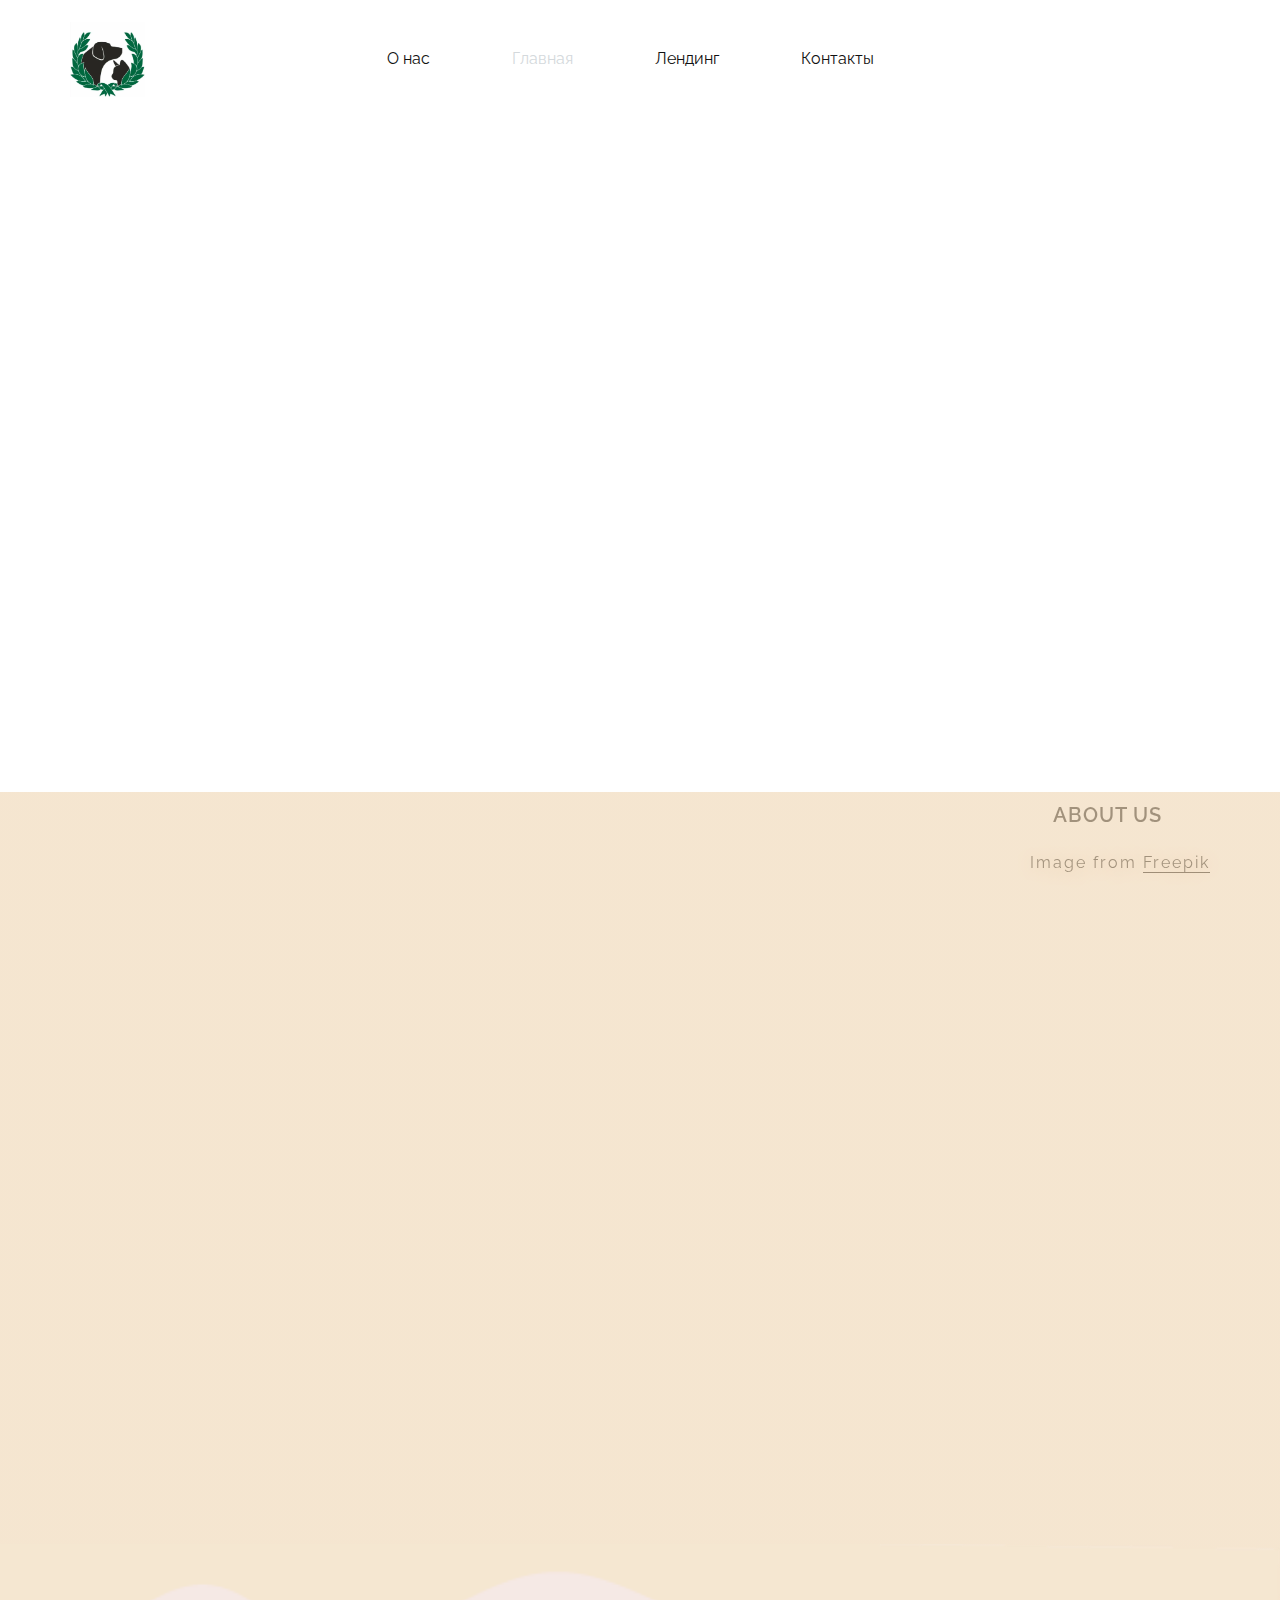
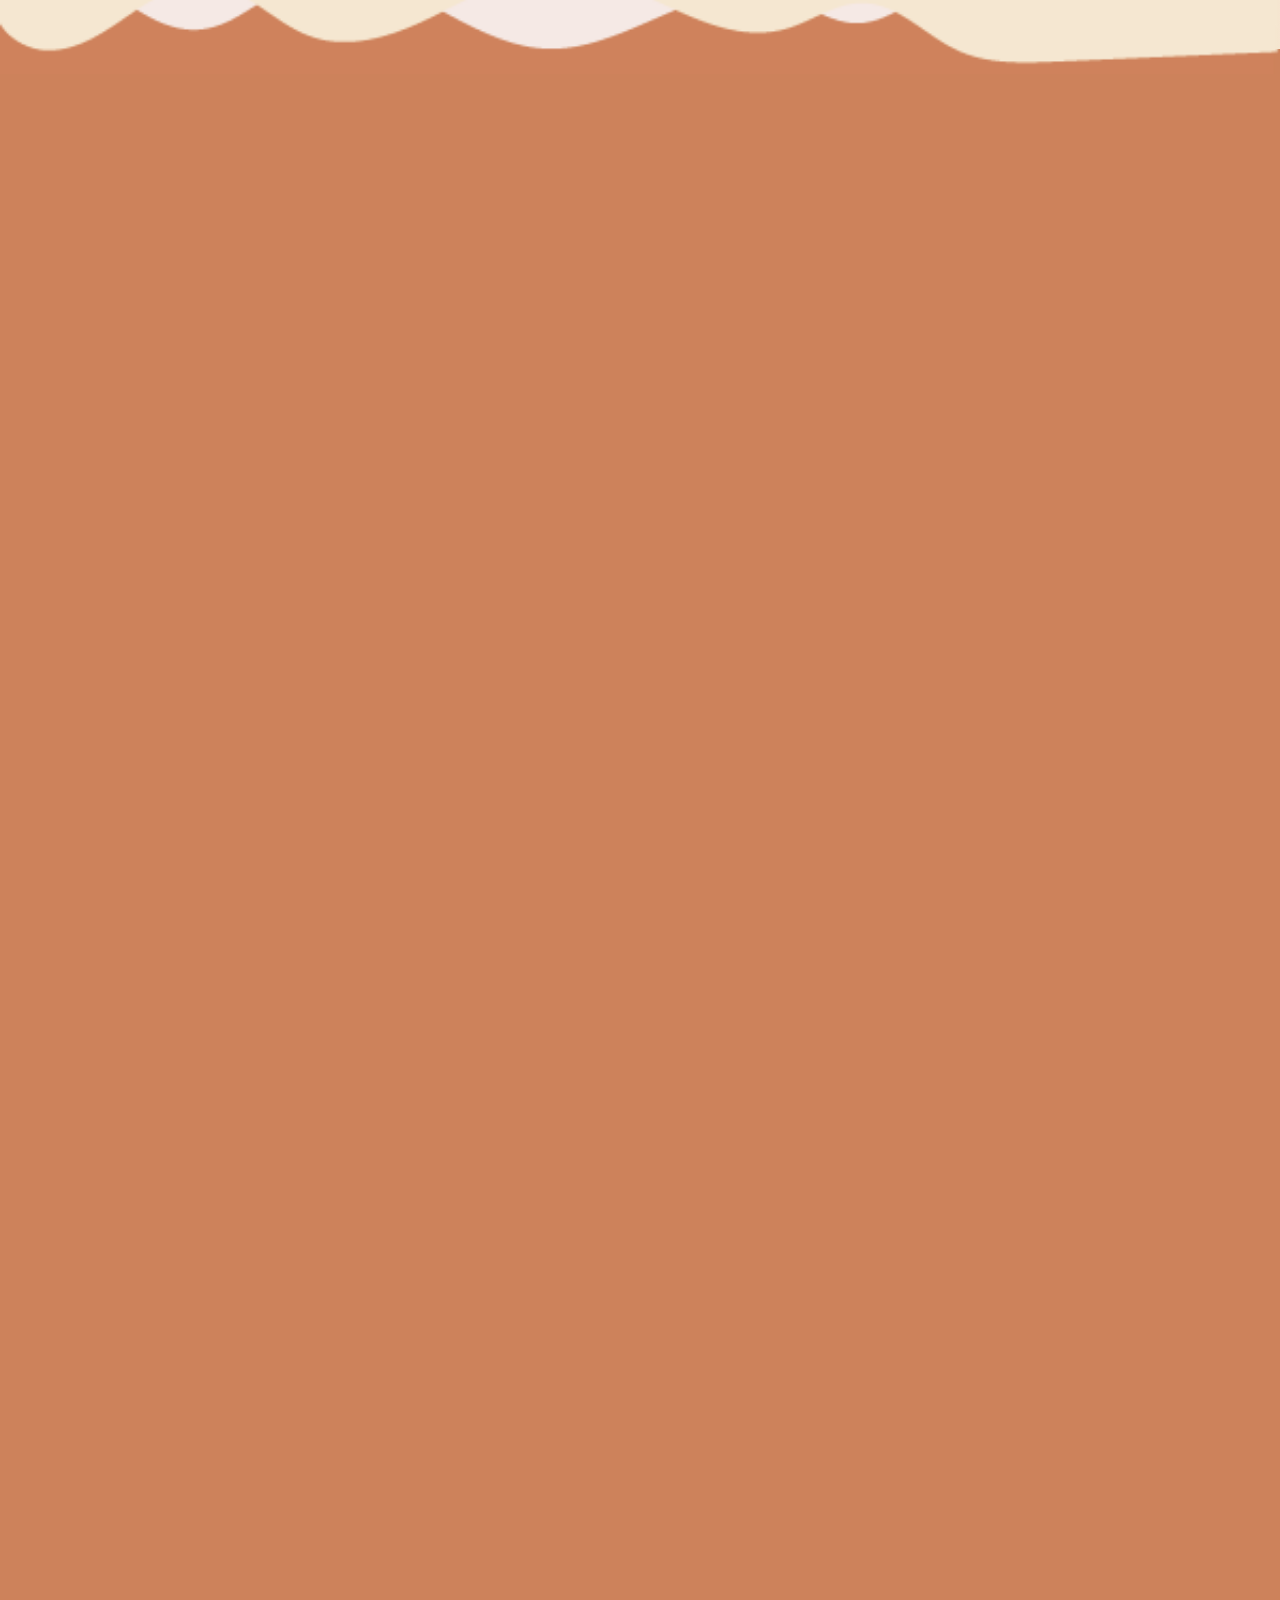
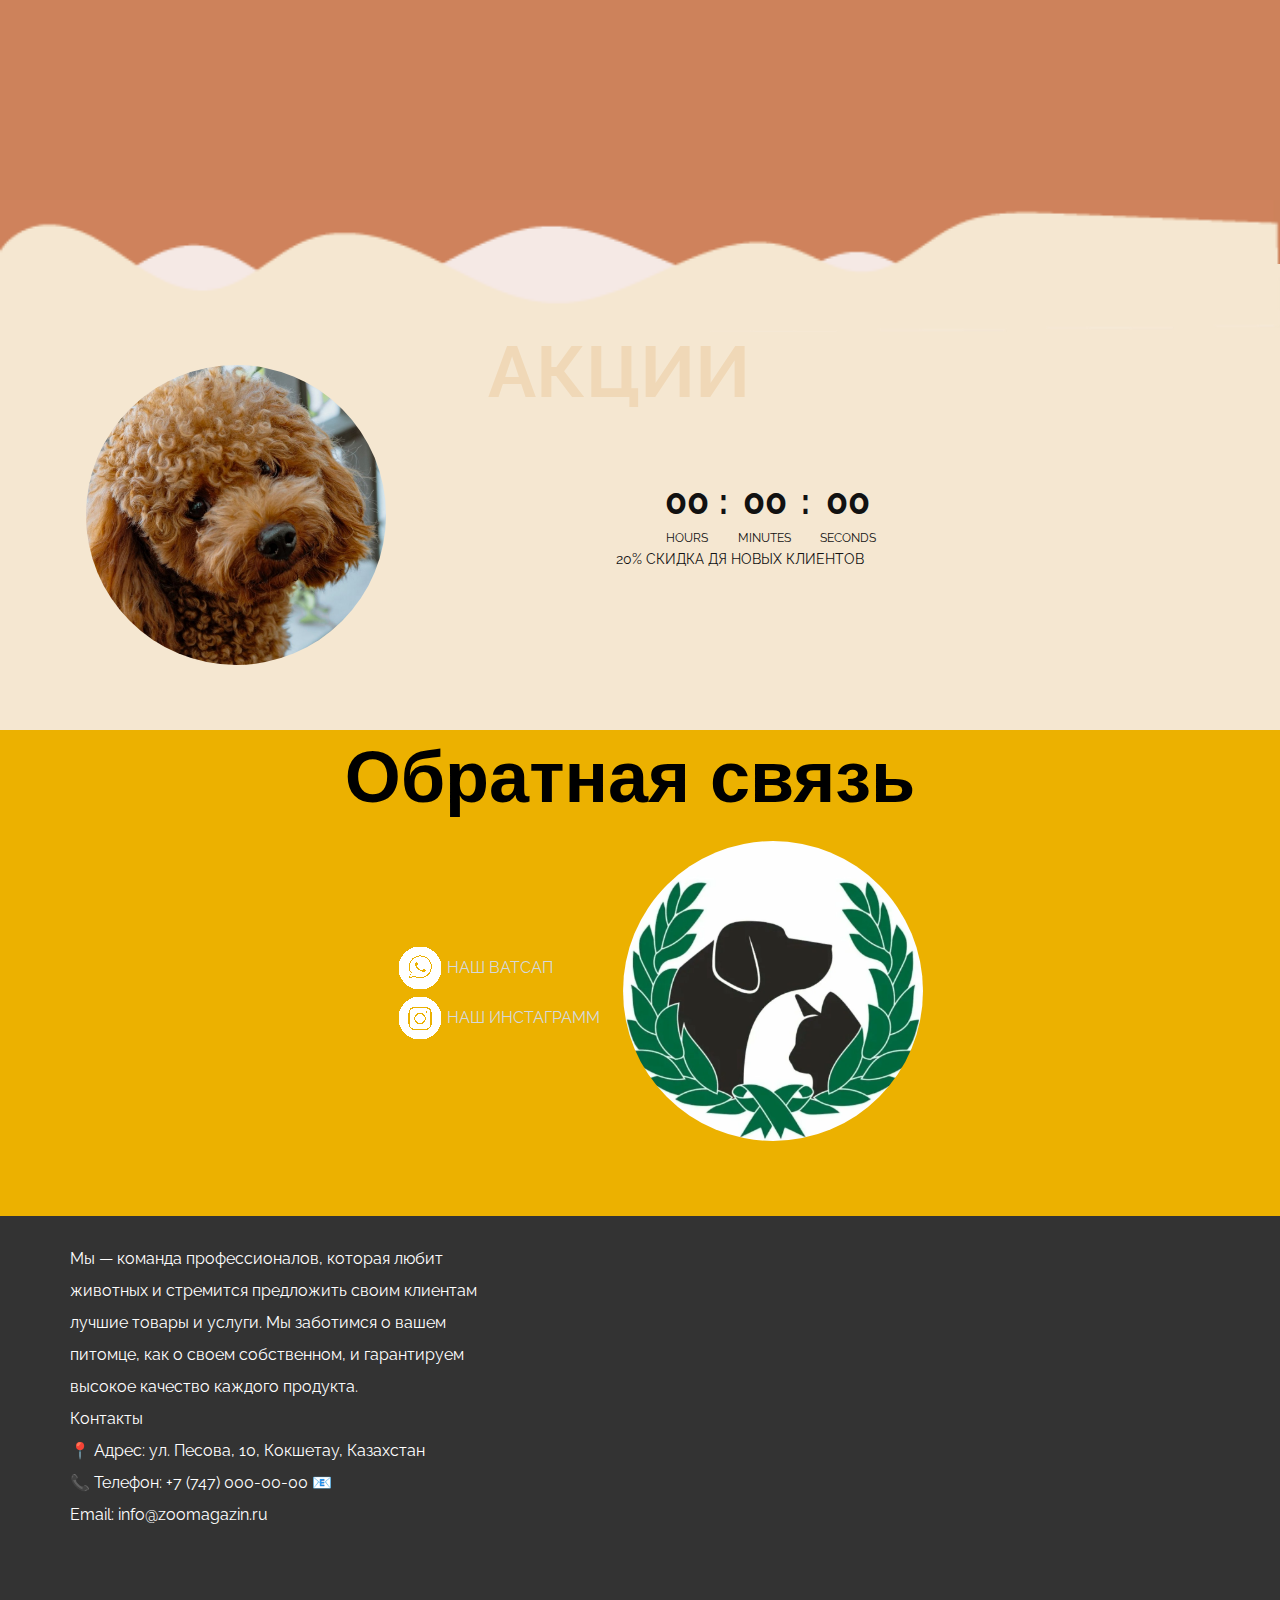
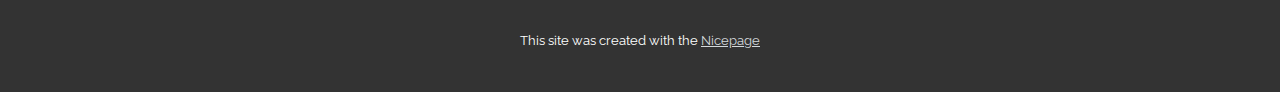
<file: index.html>
<!DOCTYPE html>
<html style="font-size: 16px;" lang="ru"><head>
    <meta name="viewport" content="width=device-width, initial-scale=1.0">
    <meta charset="utf-8">
    <meta name="keywords" content="​Best Nails &amp;amp; Beauty Salon, We offer vip nail services, Nail Studio Services, ​Luxury Beauty Salon, Deluxe Manicure, Our Team">
    <meta name="description" content="">
    <title>Главная</title>
    <link rel="stylesheet" href="nicepage.css" media="screen">
<link rel="stylesheet" href="index.css" media="screen">
    <script class="u-script" type="text/javascript" src="jquery.js" defer=""></script>
    <script class="u-script" type="text/javascript" src="nicepage.js" defer=""></script>
    <meta name="generator" content="Nicepage 7.1.0, nicepage.com">
    <link id="u-theme-google-font" rel="stylesheet" href="https://fonts.googleapis.com/css?family=Playfair+Display:400,400i,500,500i,600,600i,700,700i,800,800i,900,900i|Raleway:100,100i,200,200i,300,300i,400,400i,500,500i,600,600i,700,700i,800,800i,900,900i">
    <link id="u-page-google-font" rel="stylesheet" href="https://fonts.googleapis.com/css?family=Montserrat:100,100i,200,200i,300,300i,400,400i,500,500i,600,600i,700,700i,800,800i,900,900i|Playfair+Display:400,400i,500,500i,600,600i,700,700i,800,800i,900,900i|Raleway:100,100i,200,200i,300,300i,400,400i,500,500i,600,600i,700,700i,800,800i,900,900i">
    
    
    
    
    
    
    
    
    <script type="application/ld+json">{
		"@context": "http://schema.org",
		"@type": "Organization",
		"name": "",
		"logo": "images/i4.webp"
}</script>
    <meta name="theme-color" content="#d4d9dc">
    <meta property="og:title" content="Главная">
    <meta property="og:type" content="website">
  <meta data-intl-tel-input-cdn-path="intlTelInput/"></head>
  <body data-home-page="Главная.html" data-home-page-title="Главная" data-path-to-root="./" data-include-products="false" class="u-body u-xl-mode" data-lang="ru"><header class="u-clearfix u-header u-header" id="sec-636f"><div class="u-clearfix u-sheet u-sheet-1">
        <a href="#" class="u-image u-logo u-image-1" data-image-width="945" data-image-height="945">
          <img src="images/i4.webp" class="u-logo-image u-logo-image-1">
        </a>
        <nav class="u-menu u-menu-one-level u-offcanvas u-menu-1">
          <div class="menu-collapse" style="font-size: 1rem; letter-spacing: 0px;">
            <a class="u-button-style u-custom-left-right-menu-spacing u-custom-padding-bottom u-custom-top-bottom-menu-spacing u-hamburger-link u-nav-link u-text-active-palette-1-base u-text-hover-palette-2-base" href="#">
              <svg class="u-svg-link" viewBox="0 0 24 24"><use xlink:href="#menu-hamburger"></use></svg>
              <svg class="u-svg-content" version="1.1" id="menu-hamburger" viewBox="0 0 16 16" x="0px" y="0px" xmlns:xlink="http://www.w3.org/1999/xlink" xmlns="http://www.w3.org/2000/svg"><g><rect y="1" width="16" height="2"></rect><rect y="7" width="16" height="2"></rect><rect y="13" width="16" height="2"></rect>
</g></svg>
            </a>
          </div>
          <div class="u-nav-container">
            <ul class="u-nav u-unstyled u-nav-1"><li class="u-nav-item"><a class="u-button-style u-nav-link u-text-active-palette-1-base u-text-hover-palette-2-base" href="О-нас.html" style="padding: 10px 41px;">О нас</a>
</li><li class="u-nav-item"><a class="u-button-style u-nav-link u-text-active-palette-1-base u-text-hover-palette-2-base" href="./" style="padding: 10px 41px;">Главная</a>
</li><li class="u-nav-item"><a class="u-button-style u-nav-link u-text-active-palette-1-base u-text-hover-palette-2-base" href="Лендинг.html" style="padding: 10px 41px;">Лендинг</a>
</li><li class="u-nav-item"><a class="u-button-style u-nav-link u-text-active-palette-1-base u-text-hover-palette-2-base" href="Контакты.html" style="padding: 10px 40px 10px 41px;">Контакты</a>
</li></ul>
          </div>
          <div class="u-nav-container-collapse">
            <div class="u-black u-container-style u-inner-container-layout u-opacity u-opacity-95 u-sidenav">
              <div class="u-inner-container-layout u-sidenav-overflow">
                <div class="u-menu-close"></div>
                <ul class="u-align-center u-nav u-popupmenu-items u-unstyled u-nav-2"><li class="u-nav-item"><a class="u-button-style u-nav-link" href="О-нас.html">О нас</a>
</li><li class="u-nav-item"><a class="u-button-style u-nav-link" href="./">Главная</a>
</li><li class="u-nav-item"><a class="u-button-style u-nav-link" href="Лендинг.html">Лендинг</a>
</li><li class="u-nav-item"><a class="u-button-style u-nav-link" href="Контакты.html">Контакты</a>
</li></ul>
              </div>
            </div>
            <div class="u-black u-menu-overlay u-opacity u-opacity-70"></div>
          </div>
        </nav>
      </div></header>
    <section class="u-clearfix u-image u-valign-bottom-lg u-valign-bottom-md u-valign-bottom-sm u-valign-bottom-xl u-section-1" id="carousel_f8c2" data-image-width="1280" data-image-height="853">
      <div class="u-container-style u-group u-white u-group-1" data-animation-name="customAnimationIn" data-animation-duration="1500" data-animation-delay="500">
        <div class="u-container-layout u-valign-middle u-container-layout-1">
          <h4 class="u-align-left u-text u-text-default u-text-1">about us</h4>
        </div>
      </div>
      <p class="u-align-left u-text u-text-default u-text-2" data-animation-name="customAnimationIn" data-animation-duration="1500" data-animation-delay="500">Image from <a href="https://freepik.com/photos/backround" class="u-active-none u-border-1 u-border-black u-border-no-left u-border-no-right u-border-no-top u-btn u-button-link u-button-style u-hover-none u-none u-radius-0 u-text-body-color u-btn-1">Freepik</a>
      </p>
      <div class="custom-expanded u-container-align-left u-container-style u-group u-group-2" data-animation-name="customAnimationIn" data-animation-duration="1500" data-animation-delay="500">
        <div class="u-container-layout u-valign-middle u-container-layout-2">
          <h1 class="u-align-left u-custom-font u-font-montserrat u-text u-text-body-alt-color u-text-3">лучшее для вашего питомца​&nbsp; </h1>
        </div>
      </div>
    </section>
    <section class="u-align-center u-clearfix u-gradient u-section-2" id="carousel_4e92" data-image-width="1280" data-image-height="853">
      <h2 class="u-align-center u-text u-text-default u-text-palette-4-base u-text-1" data-animation-name="customAnimationIn" data-animation-duration="1500" data-animation-delay="250">Давай знакомиться </h2>
      <div class="u-align-center u-border-2 u-border-palette-4-base u-line u-line-horizontal u-line-1" data-animation-name="customAnimationIn" data-animation-duration="1500" data-animation-delay="250"></div>
      <p class="u-align-center u-text u-text-palette-4-base u-text-2" data-animation-name="customAnimationIn" data-animation-duration="1500" data-animation-delay="0">почему заботливые хозяева выбирают нас </p>
      <div class="custom-expanded u-list u-list-1">
        <div class="u-repeater u-repeater-1">
          <div class="u-align-center u-container-align-center u-container-style u-list-item u-repeater-item u-white u-list-item-1" data-animation-name="customAnimationIn" data-animation-duration="1500" data-animation-delay="500">
            <div class="u-container-layout u-similar-container u-container-layout-1">
              <div alt="" class="u-image u-image-circle u-image-1" data-image-width="1280" data-image-height="853"></div>
              <h4 class="u-text u-text-3">ветеринар&nbsp; </h4>
            </div>
          </div>
          <div class="u-align-center u-container-align-center u-container-style u-list-item u-repeater-item u-white u-list-item-2" data-animation-name="customAnimationIn" data-animation-duration="1500" data-animation-delay="500">
            <div class="u-container-layout u-similar-container u-container-layout-2">
              <div alt="" class="u-image u-image-circle u-image-2" data-image-width="1280" data-image-height="764"></div>
              <h4 class="u-text u-text-4">груминг </h4>
            </div>
          </div>
          <div class="u-align-center u-container-align-center u-container-style u-list-item u-repeater-item u-white u-list-item-3" data-animation-name="customAnimationIn" data-animation-duration="1500" data-animation-delay="500">
            <div class="u-container-layout u-similar-container u-container-layout-3">
              <div alt="" class="u-image u-image-circle u-image-3" data-image-width="1280" data-image-height="851"></div>
              <h4 class="u-text u-text-5">профессиональные <br>грумеры
              </h4>
            </div>
          </div>
          <div class="u-align-center u-container-align-center u-container-style u-list-item u-repeater-item u-white u-list-item-4" data-animation-name="customAnimationIn" data-animation-duration="1500" data-animation-delay="500">
            <div class="u-container-layout u-similar-container u-container-layout-4">
              <div alt="" class="u-image u-image-circle u-image-4" data-image-width="1280" data-image-height="853"></div>
              <h4 class="u-text u-text-6">любоу </h4>
            </div>
          </div>
        </div>
      </div>
    </section>
    <section class="u-align-center u-clearfix u-palette-4-base u-section-3" id="carousel_277c">
      <h2 class="u-align-center u-text u-text-default u-text-1" data-animation-name="customAnimationIn" data-animation-duration="1500" data-animation-delay="0">наши услуги </h2>
      <img class="u-expanded-width u-image u-image-default u-image-1" src="images/-1.png" alt="" data-image-width="598" data-image-height="71">
      <div class="custom-expanded u-list u-list-1">
        <div class="u-repeater u-repeater-1">
          <div class="u-align-left u-container-style u-list-item u-repeater-item u-shape-rectangle u-white u-list-item-1" src="" data-animation-name="customAnimationIn" data-animation-duration="1500" data-animation-delay="250">
            <div class="u-container-layout u-similar-container u-valign-top u-container-layout-1">
              <img class="u-expanded-width u-image u-image-2" src="images/71146142eb3dc29e11e55f2923eeaaf073f8a4604396e5dce9c47e6878d02465aacbc1be6e0adb10934fcc5abe59d731c1141754079a7946492905_1280.jpg" data-image-width="1280" data-image-height="855" data-animation-name="flipIn" data-animation-duration="1500" data-animation-direction="X" data-animation-delay="750">
              <h4 class="u-align-center u-text u-text-default u-text-2" data-animation-name="customAnimationIn" data-animation-duration="1500" data-animation-delay="500">ветеринар </h4>
            </div>
          </div>
          <div class="u-align-left u-container-align-center u-container-align-left-xl u-container-style u-list-item u-repeater-item u-shape-rectangle u-white u-list-item-2" src="" data-animation-name="customAnimationIn" data-animation-duration="1500" data-animation-delay="250">
            <div class="u-container-layout u-similar-container u-valign-top u-container-layout-2">
              <img class="u-expanded-width u-image u-image-3" src="images/fb3b004f-913b-5dba-0bc8-4309011caed3.webp" data-animation-name="flipIn" data-animation-duration="1500" data-animation-direction="X" data-animation-delay="750" data-image-width="480" data-image-height="320">
              <h4 class="u-align-center u-text u-text-default u-text-3" data-animation-name="customAnimationIn" data-animation-duration="1500" data-animation-delay="750">зоотакси </h4>
            </div>
          </div>
          <div class="u-align-left u-container-style u-list-item u-repeater-item u-shape-rectangle u-white u-list-item-3" src="" data-animation-name="customAnimationIn" data-animation-duration="1500" data-animation-delay="250">
            <div class="u-container-layout u-similar-container u-valign-top u-container-layout-3">
              <img class="u-expanded-width u-image u-image-4" src="images/i1.webp" data-image-width="480" data-image-height="270" data-animation-name="flipIn" data-animation-duration="1500" data-animation-direction="X" data-animation-delay="750">
              <h4 class="u-align-center u-text u-text-default u-text-4" data-animation-name="customAnimationIn" data-animation-duration="1500" data-animation-delay="500">передержка </h4>
            </div>
          </div>
          <div class="u-align-left u-container-style u-list-item u-repeater-item u-shape-rectangle u-white u-list-item-4" src="" data-animation-name="customAnimationIn" data-animation-duration="1500" data-animation-delay="250">
            <div class="u-container-layout u-similar-container u-valign-top u-container-layout-4">
              <img class="u-expanded-width u-image u-image-5" src="images/i.webp" data-image-width="480" data-image-height="244" data-animation-name="flipIn" data-animation-duration="1500" data-animation-direction="X" data-animation-delay="750">
              <h4 class="u-align-center u-text u-text-default u-text-5" data-animation-name="customAnimationIn" data-animation-duration="1500" data-animation-delay="500">зооотель </h4>
            </div>
          </div>
          <div class="u-align-left u-container-style u-list-item u-repeater-item u-shape-rectangle u-white u-list-item-5" src="" data-animation-name="customAnimationIn" data-animation-duration="1500" data-animation-delay="250">
            <div class="u-container-layout u-similar-container u-valign-top u-container-layout-5">
              <img class="u-expanded-width u-image u-image-6" src="images/i2.webp" data-image-width="480" data-image-height="319" data-animation-name="flipIn" data-animation-duration="1500" data-animation-direction="X" data-animation-delay="750">
              <h4 class="u-align-center u-text u-text-default u-text-6" data-animation-name="customAnimationIn" data-animation-duration="1500" data-animation-delay="500">груминг </h4>
            </div>
          </div>
          <div class="u-align-left u-container-align-center u-container-align-left-xl u-container-style u-list-item u-repeater-item u-shape-rectangle u-white u-list-item-6" src="" data-animation-name="customAnimationIn" data-animation-duration="1500" data-animation-delay="250">
            <div class="u-container-layout u-similar-container u-valign-top u-container-layout-6">
              <img class="u-expanded-width u-image u-image-7" src="images/i3.webp" data-image-width="451" data-image-height="320" data-animation-name="flipIn" data-animation-duration="1500" data-animation-direction="X" data-animation-delay="750">
              <h4 class="u-align-center u-text u-text-default u-text-7" data-animation-name="customAnimationIn" data-animation-duration="1500" data-animation-delay="750">мытье </h4>
            </div>
          </div>
          <div class="u-align-left u-container-style u-list-item u-repeater-item u-shape-rectangle u-white u-list-item-7" src="" data-animation-name="customAnimationIn" data-animation-duration="1500" data-animation-delay="250">
            <div class="u-container-layout u-similar-container u-valign-top u-container-layout-7">
              <img class="u-expanded-width u-image u-image-8" src="images/sobaka-u-vracha.jpg" data-image-width="800" data-image-height="600" data-animation-name="flipIn" data-animation-duration="1500" data-animation-direction="X" data-animation-delay="750">
              <h4 class="u-align-center u-text u-text-default u-text-8" data-animation-name="customAnimationIn" data-animation-duration="1500" data-animation-delay="750">реобелитация </h4>
            </div>
          </div>
          <div class="u-align-left u-container-style u-list-item u-repeater-item u-shape-rectangle u-white u-list-item-8" src="" data-animation-name="customAnimationIn" data-animation-duration="1500" data-animation-delay="250">
            <div class="u-container-layout u-similar-container u-valign-top u-container-layout-8">
              <img class="u-expanded-width u-image u-image-9" src="images/i11.webp" data-image-width="320" data-image-height="320" data-animation-name="flipIn" data-animation-duration="1500" data-animation-direction="X" data-animation-delay="750">
              <h4 class="u-align-center u-text u-text-default u-text-9" data-animation-name="customAnimationIn" data-animation-duration="1500" data-animation-delay="750">дрессировка </h4>
            </div>
          </div>
        </div>
      </div>
    </section>
    <section class="u-align-center u-clearfix u-palette-4-base u-section-4" id="sec-9730">
      <div class="custom-expanded data-layout-selected u-clearfix u-layout-wrap u-layout-wrap-1">
        <div class="u-layout">
          <div class="u-layout-row">
            <div class="u-container-style u-layout-cell u-size-38 u-layout-cell-1">
              <div class="u-container-layout u-container-layout-1"></div>
            </div>
            <div class="u-align-left u-container-style u-layout-cell u-right-cell u-shape-rectangle u-size-22 u-layout-cell-2" data-animation-name="customAnimationIn" data-animation-duration="1500">
              <div class="u-container-layout u-container-layout-2">
                <div class="u-align-left u-container-align-left u-container-style u-group u-palette-3-base u-group-1" data-animation-name="customAnimationIn" data-animation-duration="1500" data-animation-delay="500">
                  <div class="u-container-layout u-valign-middle u-container-layout-3">
                    <h3 class="u-align-left u-text u-text-palette-4-base u-text-1">наша комнда </h3>
                  </div>
                </div>
                <p class="u-text u-text-2"> это группа увлеченных профессионалов, которые страстно любят животных и стремятся предоставить вам и вашим питомцам лучший сервис. Мы гордимся своим опытом и знаниями, всегда готовы предложить индивидуальные рекомендации и помочь выбрать идеальные товары для каждого животного. Наши сотрудники — это не только эксперты в области ухода за питомцами, но и настоящие друзья животных, которые с вниманием относятся к каждому клиенту. Мы ценим доверие наших покупателей и делаем все возможное, чтобы каждый визит в наш зоомагазин оставил только положительные эмоции.</p>
              </div>
            </div>
          </div>
        </div>
      </div>
      <div class="u-palette-4-base u-shape u-shape-circle u-shape-1" data-animation-name="customAnimationIn" data-animation-duration="1500" data-animation-delay="250"></div>
      <img alt="" class="u-align-left u-image u-image-default u-image-1" src="images/df0fdfd0-8c28-4e5d-9969-d0abfe6fe9dd.jpg" data-animation-name="customAnimationIn" data-animation-duration="1500" data-animation-delay="500" data-image-width="1024" data-image-height="1024">
    </section>
    <section class="u-align-center u-clearfix u-custom-color-1 u-section-5" id="sec-50a3">
      <img class="u-expanded-width u-flip-vertical u-image u-image-default u-image-1" src="images/-1.png" alt="" data-image-width="598" data-image-height="71">
      <h1 class="u-custom-font u-font-raleway u-text u-text-palette-2-light-2 u-text-1">АКЦИИ<span style="font-size: 1.5rem;"></span>
      </h1>
      <div class="u-image u-image-circle u-image-2" alt="" data-image-width="2400" data-image-height="1350"></div>
      <div class="u-countdown u-countdown-1" data-timer-id="9dfe" data-type="to-date" data-target-date="Thu, 26 Dec 2024 16:50:19 GMT" data-for="everyone" data-direction="down" data-count-animation="slide">
        <div class="u-countdown-wrapper u-spacing-20">
          <div class="u-countdown-item u-countdown-years u-hidden u-spacing-10">
            <div class="u-countdown-counter u-countdown-counter-1"><div class="u-countdown-number">0</div><div class="u-countdown-number u-hidden">0</div></div>
            <div class="u-countdown-label u-countdown-label-1">Years</div>
          </div>
          <div class="u-countdown-separator u-hidden u-countdown-separator-1">:</div>
          <div class="u-countdown-days u-countdown-item u-spacing-10">
            <div class="u-countdown-counter u-countdown-counter-2"><div class="u-countdown-number">7</div><div class="u-countdown-number u-hidden">6</div><div class="u-countdown-number u-hidden">0</div></div>
            <div class="u-countdown-label u-countdown-label-2">Days</div>
          </div>
          <div class="u-countdown-separator u-countdown-separator-2">:</div>
          <div class="u-countdown-hours u-countdown-item u-spacing-10">
            <div class="u-countdown-counter u-countdown-counter-3"><div class="u-countdown-number">1</div><div class="u-countdown-number">2</div></div>
            <div class="u-countdown-label u-countdown-label-3">Hours</div>
          </div>
          <div class="u-countdown-separator u-countdown-separator-3">:</div>
          <div class="u-countdown-item u-countdown-minutes u-spacing-10">
            <div class="u-countdown-counter u-countdown-counter-4"><div class="u-countdown-number">3</div><div class="u-countdown-number">0</div></div>
            <div class="u-countdown-label u-countdown-label-4">Minutes</div>
          </div>
          <div class="u-countdown-separator u-countdown-separator-4">:</div>
          <div class="u-countdown-item u-countdown-seconds u-spacing-10">
            <div class="u-countdown-counter u-countdown-counter-5"><div class="u-countdown-number">0</div><div class="u-countdown-number">0</div></div>
            <div class="u-countdown-label u-countdown-label-5">Seconds</div>
          </div>
          <div class="u-countdown-separator u-hidden u-countdown-separator-5">:</div>
          <div class="u-countdown-item u-countdown-numbers u-hidden u-spacing-10">
            <div class="u-countdown-counter u-countdown-counter-6"><div class="u-countdown-number">0</div><div class="u-countdown-number">0</div></div>
            <div class="u-countdown-label u-countdown-label-6">Items</div>
          </div>
        </div>
        <div class="u-countdown-message u-hidden">
          <p>Sorry, the time is up.</p>
        </div>
      </div>
      <p class="u-small-text u-text u-text-variant u-text-2">20% СКИДКА ДЯ НОВЫХ КЛИЕНТОВ </p>
    </section>
    <section class="u-clearfix u-custom-color-2 u-section-6" id="carousel_297e">
      <div class="u-clearfix u-sheet u-sheet-1">
        <h1 class="u-align-center u-custom-font u-font-arial u-text u-text-black u-title u-text-1">Обратная связь&nbsp;</h1>
        <div class="u-image u-image-circle u-image-contain u-preserve-proportions u-image-1" alt="" data-image-width="945" data-image-height="945"></div>
        <p class="u-align-center u-text u-text-2">
          <a class="u-active-none u-border-none u-btn u-button-link u-button-style u-hover-none u-none u-text-palette-1-base u-btn-1" href="https://web.whatsapp.com/">НАШ ВАТСАП </a>
        </p>
        <img class="u-image u-image-contain u-image-default u-preserve-proportions u-image-2" src="images/3795292_0009s_0000s_0000s_0000s_0000s_0003_WhatsApp.png" alt="" data-image-width="42" data-image-height="42" data-href="https://web.whatsapp.com/">
        <p class="u-align-center u-text u-text-3">
          <a class="u-active-none u-border-none u-btn u-button-link u-button-style u-hover-none u-none u-text-palette-1-base u-btn-2" href="https://www.instagram.com/">НАШ ИНСТАГРАММ&nbsp;</a>
        </p>
        <img class="u-image u-image-contain u-image-default u-preserve-proportions u-image-3" src="images/3795292_0009s_0000s_0000s_0000s_0000s_0000_Instagram.png" alt="" data-image-width="42" data-image-height="42" data-href="https://www.instagram.com/">
      </div>
    </section>
    
    
    
    <footer class="u-align-center u-clearfix u-footer u-grey-80 u-footer" id="sec-ede8"><div class="u-clearfix u-sheet u-sheet-1">
        <p class="u-align-left u-text u-text-1">Мы — команда профессионалов, которая любит животных и стремится предложить своим клиентам лучшие товары и услуги. Мы заботимся о вашем питомце, как о своем собственном, и гарантируем высокое качество каждого продукта.&nbsp;<br>Контакты&nbsp;<br>📍 Адрес: ул. Песова, 10, Кокшетау, Казахстан&nbsp;<br>📞 Телефон: +7 (747) 000-00-00 📧&nbsp;<br>Email: info@zoomagazin.ru
        </p>
      </div></footer>
    <section class="u-backlink u-clearfix u-grey-80">
      <p class="u-text">
        <span>This site was created with the </span>
        <a class="u-link" href="https://nicepage.com/" target="_blank" rel="nofollow">
          <span>Nicepage</span>
        </a>
      </p>
    </section>
  
</body></html>
</file>
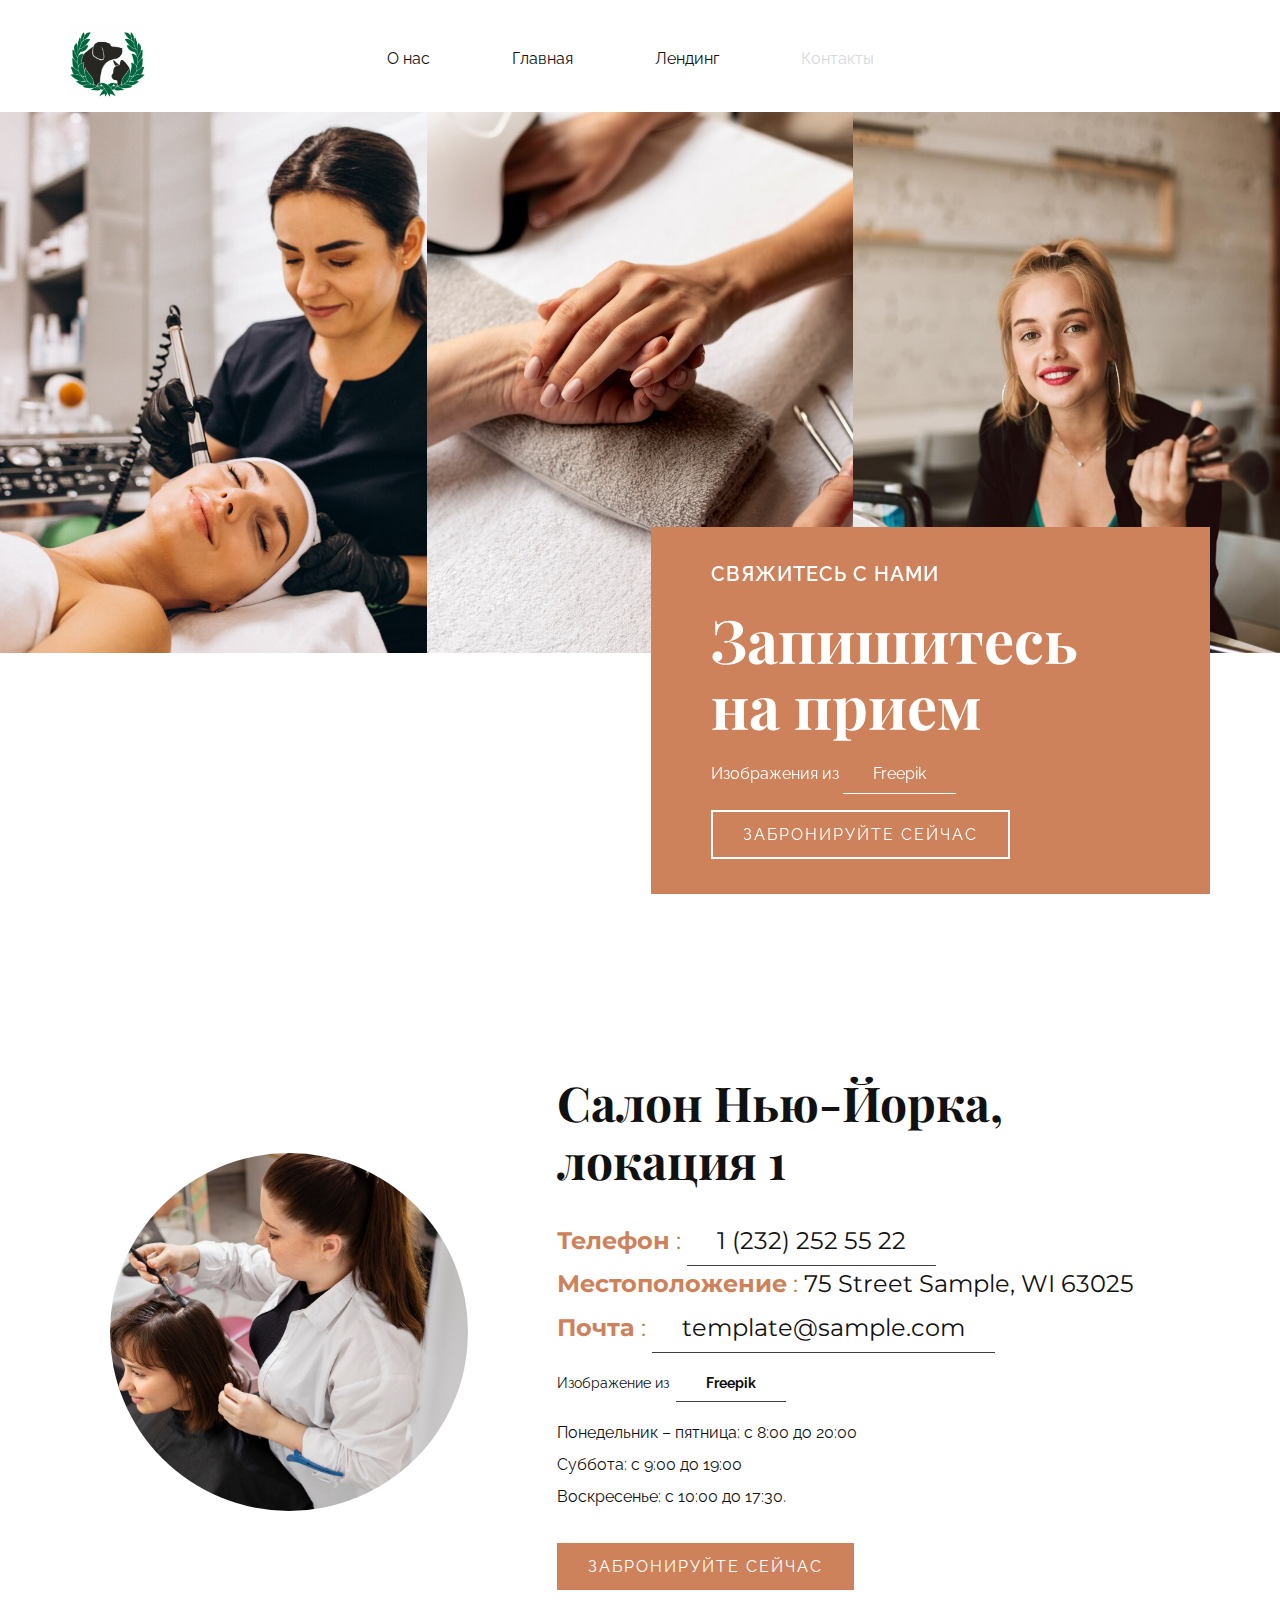
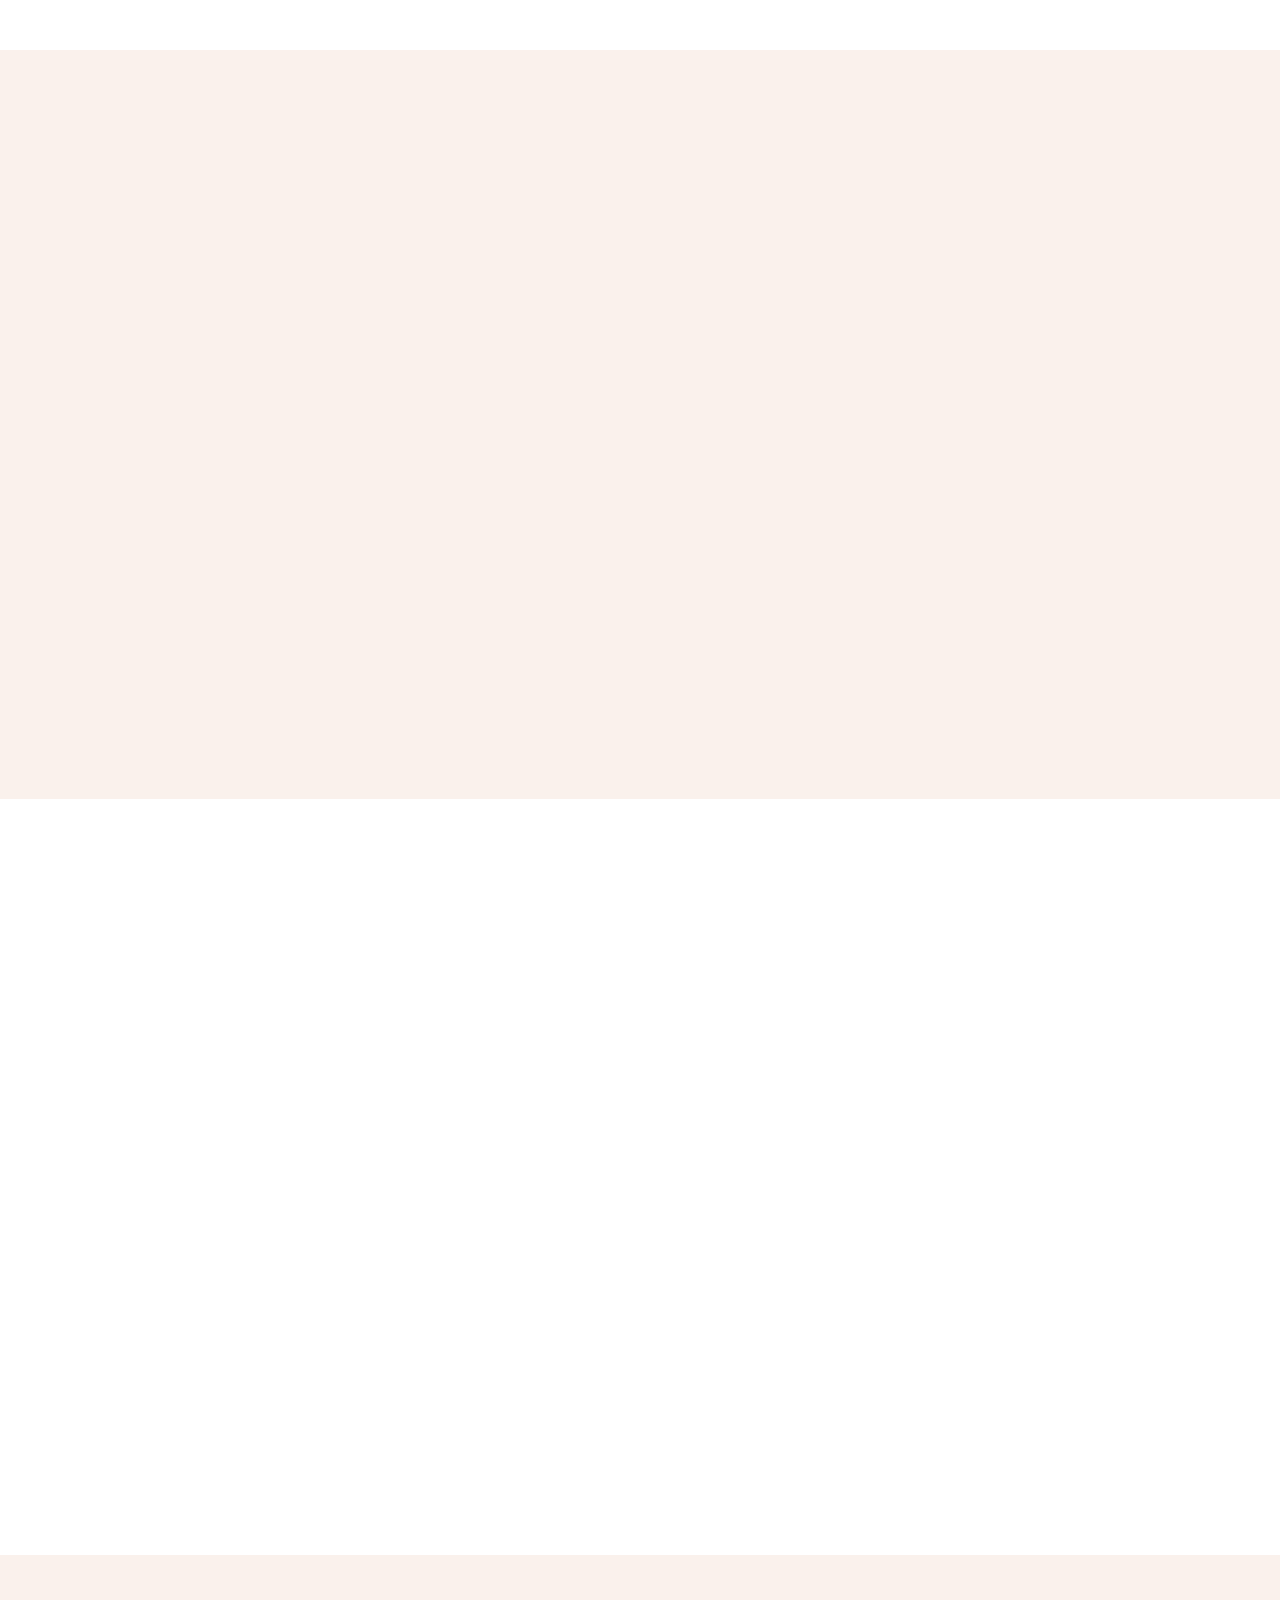
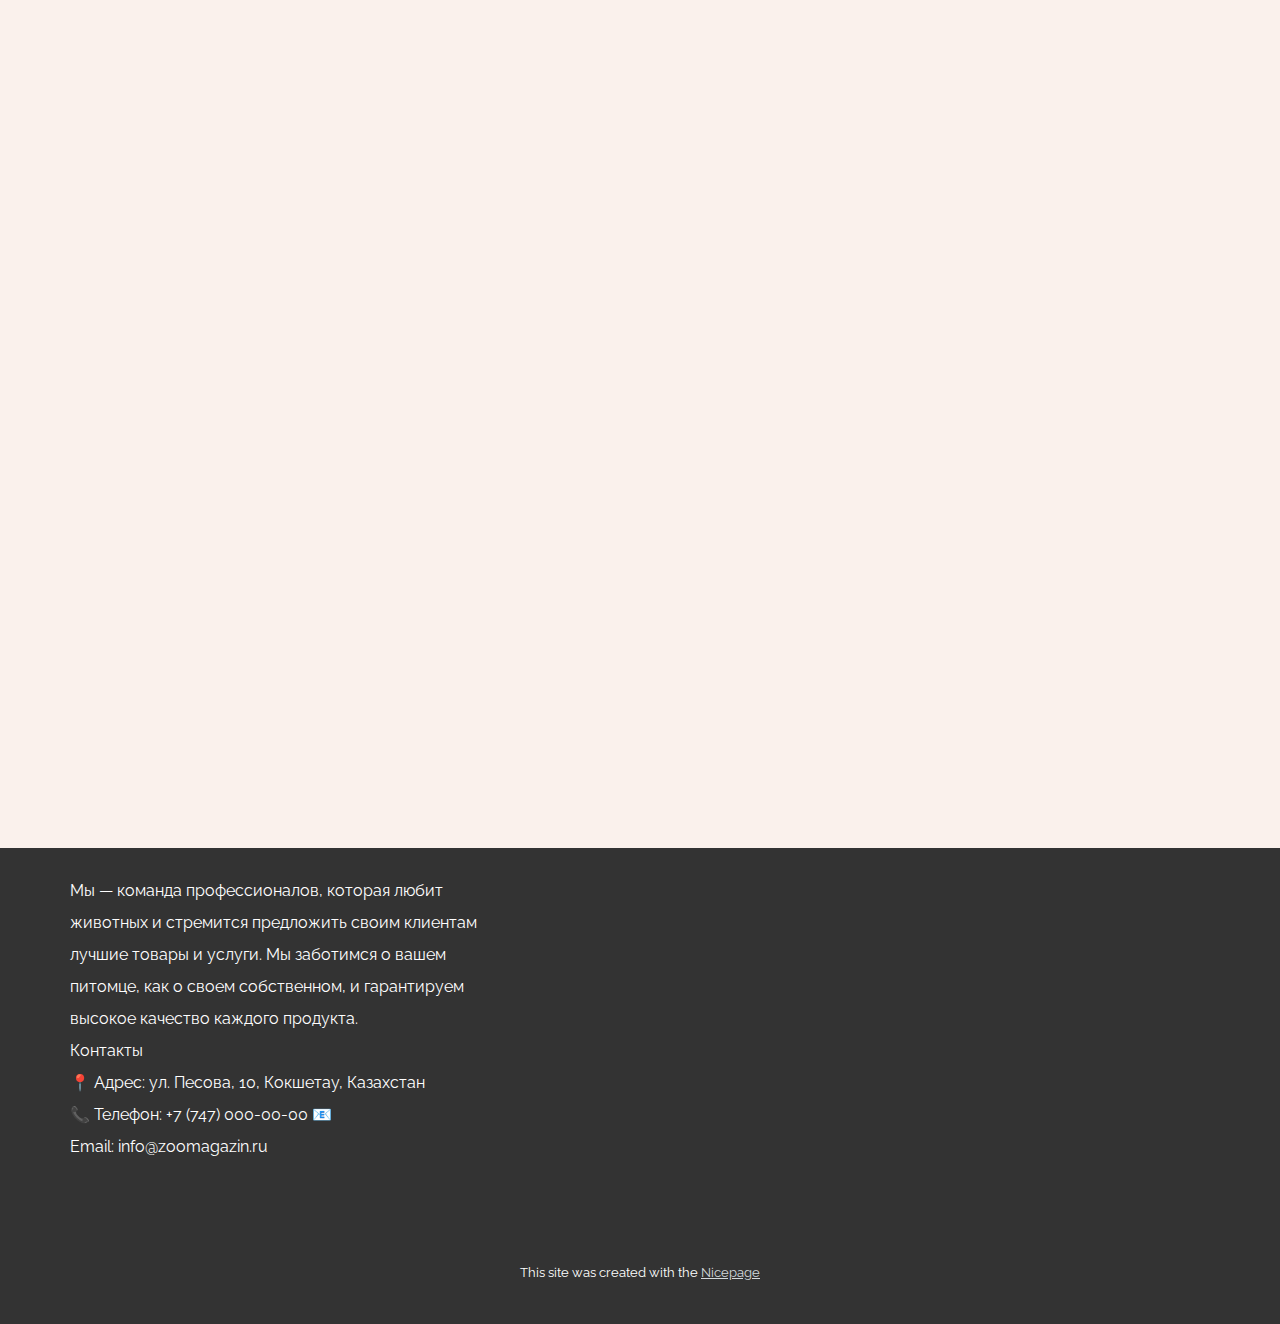
<file: Контакты.html>
<!DOCTYPE html>
<html style="font-size: 16px;" lang="ru"><head>
    <meta name="viewport" content="width=device-width, initial-scale=1.0">
    <meta charset="utf-8">
    <meta name="keywords" content="Запишитесь на прием, Подписывайтесь на нас">
    <meta name="description" content="">
    <title>Контакты</title>
    <link rel="stylesheet" href="nicepage.css" media="screen">
<link rel="stylesheet" href="Контакты.css" media="screen">
    <script class="u-script" type="text/javascript" src="jquery.js" defer=""></script>
    <script class="u-script" type="text/javascript" src="nicepage.js" defer=""></script>
    <meta name="generator" content="Nicepage 7.1.0, nicepage.com">
    <meta name="referrer" content="origin">
    <link id="u-theme-google-font" rel="stylesheet" href="https://fonts.googleapis.com/css?family=Playfair+Display:400,400i,500,500i,600,600i,700,700i,800,800i,900,900i|Raleway:100,100i,200,200i,300,300i,400,400i,500,500i,600,600i,700,700i,800,800i,900,900i">
    <link id="u-page-google-font" rel="stylesheet" href="https://fonts.googleapis.com/css?family=Montserrat:100,100i,200,200i,300,300i,400,400i,500,500i,600,600i,700,700i,800,800i,900,900i|Playfair+Display:400,400i,500,500i,600,600i,700,700i,800,800i,900,900i">
    
    
    
    
    
    
    
    <script type="application/ld+json">{
		"@context": "http://schema.org",
		"@type": "Organization",
		"name": "",
		"logo": "images/i4.webp"
}</script>
    <meta name="theme-color" content="#d4d9dc">
    <meta property="og:title" content="Контакты">
    <meta property="og:type" content="website">
  <meta data-intl-tel-input-cdn-path="intlTelInput/"></head>
  <body data-path-to-root="./" data-include-products="false" class="u-body u-xl-mode" data-lang="ru"><header class="u-clearfix u-header u-header" id="sec-636f"><div class="u-clearfix u-sheet u-sheet-1">
        <a href="#" class="u-image u-logo u-image-1" data-image-width="945" data-image-height="945">
          <img src="images/i4.webp" class="u-logo-image u-logo-image-1">
        </a>
        <nav class="u-menu u-menu-one-level u-offcanvas u-menu-1">
          <div class="menu-collapse" style="font-size: 1rem; letter-spacing: 0px;">
            <a class="u-button-style u-custom-left-right-menu-spacing u-custom-padding-bottom u-custom-top-bottom-menu-spacing u-hamburger-link u-nav-link u-text-active-palette-1-base u-text-hover-palette-2-base" href="#">
              <svg class="u-svg-link" viewBox="0 0 24 24"><use xlink:href="#menu-hamburger"></use></svg>
              <svg class="u-svg-content" version="1.1" id="menu-hamburger" viewBox="0 0 16 16" x="0px" y="0px" xmlns:xlink="http://www.w3.org/1999/xlink" xmlns="http://www.w3.org/2000/svg"><g><rect y="1" width="16" height="2"></rect><rect y="7" width="16" height="2"></rect><rect y="13" width="16" height="2"></rect>
</g></svg>
            </a>
          </div>
          <div class="u-nav-container">
            <ul class="u-nav u-unstyled u-nav-1"><li class="u-nav-item"><a class="u-button-style u-nav-link u-text-active-palette-1-base u-text-hover-palette-2-base" href="О-нас.html" style="padding: 10px 41px;">О нас</a>
</li><li class="u-nav-item"><a class="u-button-style u-nav-link u-text-active-palette-1-base u-text-hover-palette-2-base" href="./" style="padding: 10px 41px;">Главная</a>
</li><li class="u-nav-item"><a class="u-button-style u-nav-link u-text-active-palette-1-base u-text-hover-palette-2-base" href="Лендинг.html" style="padding: 10px 41px;">Лендинг</a>
</li><li class="u-nav-item"><a class="u-button-style u-nav-link u-text-active-palette-1-base u-text-hover-palette-2-base" href="Контакты.html" style="padding: 10px 40px 10px 41px;">Контакты</a>
</li></ul>
          </div>
          <div class="u-nav-container-collapse">
            <div class="u-black u-container-style u-inner-container-layout u-opacity u-opacity-95 u-sidenav">
              <div class="u-inner-container-layout u-sidenav-overflow">
                <div class="u-menu-close"></div>
                <ul class="u-align-center u-nav u-popupmenu-items u-unstyled u-nav-2"><li class="u-nav-item"><a class="u-button-style u-nav-link" href="О-нас.html">О нас</a>
</li><li class="u-nav-item"><a class="u-button-style u-nav-link" href="./">Главная</a>
</li><li class="u-nav-item"><a class="u-button-style u-nav-link" href="Лендинг.html">Лендинг</a>
</li><li class="u-nav-item"><a class="u-button-style u-nav-link" href="Контакты.html">Контакты</a>
</li></ul>
              </div>
            </div>
            <div class="u-black u-menu-overlay u-opacity u-opacity-70"></div>
          </div>
        </nav>
      </div></header>
    <section class="u-clearfix u-valign-top-xl u-section-1" id="carousel_8f69">
      <div class="u-expanded-width-lg u-expanded-width-md u-expanded-width-xl u-expanded-width-xs u-list u-list-1">
        <div class="u-repeater u-repeater-1">
          <div class="u-container-style u-image u-list-item u-repeater-item u-image-1" data-image-width="1380" data-image-height="920" data-animation-name="customAnimationIn" data-animation-duration="1000">
            <div class="u-container-layout u-similar-container u-container-layout-1"></div>
          </div>
          <div class="u-container-style u-image u-list-item u-repeater-item u-image-2" data-image-width="740" data-image-height="1041" data-animation-name="customAnimationIn" data-animation-duration="1500" data-animation-delay="500">
            <div class="u-container-layout u-similar-container u-container-layout-2"></div>
          </div>
          <div class="u-container-style u-image u-list-item u-repeater-item u-image-3" data-image-width="740" data-image-height="1110" data-animation-name="customAnimationIn" data-animation-duration="1500" data-animation-delay="500">
            <div class="u-container-layout u-similar-container u-container-layout-3"></div>
          </div>
        </div>
      </div>
      <div class="custom-expanded u-align-left u-container-align-left u-container-style u-group u-palette-4-base u-shape-rectangle u-group-1" data-animation-name="customAnimationIn" data-animation-duration="1500" data-animation-delay="500">
        <div class="u-container-layout u-valign-middle u-container-layout-4">
          <h4 class="u-align-left u-text u-text-default u-text-1">Свяжитесь с нами<br>
          </h4>
          <h1 class="u-align-left u-text u-text-2"> Запишитесь на прием</h1>
          <p class="u-align-left u-text u-text-3">Изображения из <a href="https://www.freepik.com" class="u-active-none u-border-1 u-border-active-palette-4-light-2 u-border-hover-palette-4-light-2 u-border-no-left u-border-no-right u-border-no-top u-border-white u-btn u-btn-1 u-button-link u-button-style u-hover-none u-none u-text-body-alt-color" target="_blank">Freepik</a>
          </p>
          <a href="#" class="u-active-white u-border-2 u-border-active-white u-border-hover-white u-border-white u-btn u-button-style u-hover-white u-palette-4-base u-btn-2">Забронируйте сейчас</a>
        </div>
      </div>
    </section>
    <section class="u-align-left u-clearfix u-container-align-center u-section-2" id="carousel_6f9a">
      <div class="u-clearfix u-sheet u-valign-bottom u-sheet-1">
        <div class="data-layout-selected u-clearfix u-expanded-width u-layout-wrap u-layout-wrap-1">
          <div class="u-gutter-0 u-layout">
            <div class="u-layout-row">
              <div class="u-align-center u-container-align-center-lg u-container-align-center-xl u-container-align-left-md u-container-align-left-sm u-container-align-left-xs u-container-style u-layout-cell u-right-cell u-shape-rectangle u-size-23-lg u-size-23-xl u-size-60-md u-size-60-sm u-size-60-xs u-layout-cell-1">
                <div class="u-container-layout u-valign-middle u-container-layout-1">
                  <div class="custom-expanded u-image u-image-circle u-image-1" data-image-width="1380" data-image-height="985"></div>
                </div>
              </div>
              <div class="u-align-center u-container-style u-layout-cell u-left-cell u-shape-rectangle u-size-37-lg u-size-37-xl u-size-60-md u-size-60-sm u-size-60-xs u-layout-cell-2">
                <div class="u-container-layout u-valign-middle u-container-layout-2">
                  <h3 class="u-align-left u-text u-text-1">Салон Нью-Йорка, локация 1</h3>
                  <h5 class="u-align-left u-custom-font u-font-montserrat u-text u-text-2">
                    <span style="font-weight: 700;" class="u-text-palette-4-base">Телефон</span>
                    <span class="u-text-palette-2-base">:</span>
                    <a href="#" class="u-border-1 u-border-active-palette-4-base u-border-grey-75 u-border-hover-palette-4-base u-border-no-left u-border-no-right u-border-no-top u-btn u-btn-1 u-button-link u-button-style u-none u-text-active-palette-4-base u-text-body-color u-text-hover-palette-4-base" data-animation-name="" data-animation-duration="0" data-animation-delay="0" data-animation-direction="">1 (232) 252 55 22 </a>
                    <br>
                    <span style="font-weight: 700;" class="u-text-palette-4-base">Местоположение</span>
                    <span class="u-text-palette-2-base">:</span> 75 Street Sample, WI 63025 <br>
                    <span style="font-weight: 700;" class="u-text-palette-4-base">Почта</span>
                    <span class="u-text-palette-2-base">:</span>
                    <a href="#" class="u-border-1 u-border-active-palette-4-base u-border-grey-75 u-border-hover-palette-4-base u-border-no-left u-border-no-right u-border-no-top u-btn u-btn-2 u-button-link u-button-style u-none u-text-active-palette-4-base u-text-body-color u-text-hover-palette-4-base" data-animation-name="" data-animation-duration="0" data-animation-delay="0" data-animation-direction="">template@sample.com</a>
                  </h5>
                  <p class="u-align-left u-text u-text-3">Изображение из&nbsp;<b>
                      <a href="https://www.freepik.com/vectors/computer" class="u-border-1 u-border-active-palette-4-base u-border-grey-75 u-border-hover-palette-4-base u-border-no-left u-border-no-right u-border-no-top u-btn u-btn-3 u-button-link u-button-style u-none u-text-active-palette-4-base u-text-body-color u-text-hover-palette-4-base" target="_blank">Freepik</a></b>
                  </p>
                  <p class="u-align-left u-text u-text-4">Понедельник – пятница: с 8:00 до 20:00<br>Суббота: с 9:00 до 19:00<br>Воскресенье: с 10:00 до 17:30. 
                  </p>
                  <a href="#" class="u-active-white u-border-1 u-border-active-palette-4-base u-border-hover-palette-4-base u-border-palette-4-base u-btn u-button-style u-hover-white u-palette-4-base u-btn-4">Забронируйте сейчас</a>
                </div>
              </div>
            </div>
          </div>
        </div>
      </div>
    </section>
    <section class="u-align-left u-clearfix u-container-align-center u-palette-4-light-3 u-section-3" id="carousel_801c">
      <div class="u-clearfix u-sheet u-valign-middle u-sheet-1">
        <div class="data-layout-selected u-clearfix u-expanded-width u-layout-wrap u-layout-wrap-1">
          <div class="u-gutter-0 u-layout">
            <div class="u-layout-row">
              <div class="u-align-center u-container-style u-layout-cell u-left-cell u-shape-rectangle u-size-37-lg u-size-37-xl u-size-60-md u-size-60-sm u-size-60-xs u-layout-cell-1" data-animation-name="customAnimationIn" data-animation-duration="1500" data-animation-delay="500">
                <div class="u-container-layout u-valign-middle u-container-layout-1">
                  <h3 class="u-align-left u-text u-text-1">Салон Нью-Йорка, локация 2</h3>
                  <h5 class="u-align-left u-custom-font u-font-montserrat u-text u-text-2">
                    <span style="font-weight: 700;" class="u-text-palette-4-base">Телефон</span>
                    <span class="u-text-palette-2-base">:</span>
                    <a href="#" class="u-border-1 u-border-active-palette-4-base u-border-grey-75 u-border-hover-palette-4-base u-border-no-left u-border-no-right u-border-no-top u-btn u-btn-1 u-button-link u-button-style u-none u-text-active-palette-4-base u-text-body-color u-text-hover-palette-4-base" data-animation-name="" data-animation-duration="0" data-animation-delay="0" data-animation-direction="">1 (232) 252 55 22 </a>
                    <br>
                    <span style="font-weight: 700;" class="u-text-palette-4-base">Местоположение</span>
                    <span class="u-text-palette-2-base">:</span> 25 Street Sample, WI 63025 <br>
                    <span style="font-weight: 700;" class="u-text-palette-4-base">Почта</span>
                    <span class="u-text-palette-2-base">:</span>
                    <a href="#" class="u-border-1 u-border-active-palette-4-base u-border-grey-75 u-border-hover-palette-4-base u-border-no-left u-border-no-right u-border-no-top u-btn u-btn-2 u-button-link u-button-style u-none u-text-active-palette-4-base u-text-body-color u-text-hover-palette-4-base" data-animation-name="" data-animation-duration="0" data-animation-delay="0" data-animation-direction="">template2@sample.com</a>
                  </h5>
                  <p class="u-align-left u-text u-text-3">Изображение из&nbsp;<b>
                      <a href="https://www.freepik.com/vectors/computer" class="u-border-1 u-border-active-palette-4-base u-border-grey-75 u-border-hover-palette-4-base u-border-no-left u-border-no-right u-border-no-top u-btn u-btn-3 u-button-link u-button-style u-none u-text-active-palette-4-base u-text-body-color u-text-hover-palette-4-base" target="_blank">Freepik</a></b>
                  </p>
                  <p class="u-align-left u-text u-text-4"> Понедельник: выходной <br>Вторник – пятница: с 8:00 до 20:00 <br>Суббота: с 9:00 до 19:00 <br>Воскресенье: с 10:00 до 17:30. 
                  </p>
                  <a href="#" class="u-active-white u-border-1 u-border-active-palette-4-base u-border-hover-palette-4-base u-border-palette-4-base u-btn u-button-style u-hover-white u-palette-4-base u-btn-4">Забронируйте сейчас</a>
                </div>
              </div>
              <div class="u-align-center u-container-align-center-lg u-container-align-center-xl u-container-style u-layout-cell u-right-cell u-size-23-lg u-size-23-xl u-size-60-md u-size-60-sm u-size-60-xs u-layout-cell-2" data-animation-name="customAnimationIn" data-animation-duration="1500" data-animation-delay="500">
                <div class="u-container-layout u-valign-middle u-container-layout-2">
                  <div class="custom-expanded u-image u-image-circle u-image-1" data-image-width="1380" data-image-height="918"></div>
                </div>
              </div>
            </div>
          </div>
        </div>
      </div>
    </section>
    <section class="u-align-left u-clearfix u-container-align-center u-section-4" id="carousel_98ea">
      <div class="u-clearfix u-sheet u-valign-middle u-sheet-1">
        <div class="data-layout-selected u-clearfix u-expanded-width u-layout-wrap u-layout-wrap-1">
          <div class="u-gutter-0 u-layout">
            <div class="u-layout-row">
              <div class="u-align-center u-container-align-center-lg u-container-align-center-xl u-container-align-left-sm u-container-align-left-xs u-container-style u-layout-cell u-right-cell u-shape-rectangle u-size-23-lg u-size-23-xl u-size-60-md u-size-60-sm u-size-60-xs u-layout-cell-1" data-animation-name="customAnimationIn" data-animation-duration="1500" data-animation-delay="750">
                <div class="u-container-layout u-valign-middle u-container-layout-1">
                  <div class="custom-expanded u-align-left-md u-align-left-sm u-align-left-xs u-image u-image-circle u-image-1" data-image-width="1200" data-image-height="1200"></div>
                </div>
              </div>
              <div class="u-align-center u-container-style u-layout-cell u-left-cell u-shape-rectangle u-size-37-lg u-size-37-xl u-size-60-md u-size-60-sm u-size-60-xs u-layout-cell-2" data-animation-name="customAnimationIn" data-animation-duration="1500">
                <div class="u-container-layout u-valign-middle u-container-layout-2">
                  <h3 class="u-align-left u-text u-text-1">Салон Нью-Йорка, локация 3</h3>
                  <h5 class="u-align-left u-custom-font u-font-montserrat u-text u-text-2">
                    <span style="font-weight: 700;" class="u-text-palette-4-base">Телефон</span>
                    <span class="u-text-palette-2-base">:</span>
                    <a href="#" class="u-border-1 u-border-active-palette-4-base u-border-grey-75 u-border-hover-palette-4-base u-border-no-left u-border-no-right u-border-no-top u-btn u-btn-1 u-button-link u-button-style u-none u-text-active-palette-4-base u-text-body-color u-text-hover-palette-4-base" data-animation-name="" data-animation-duration="0" data-animation-delay="0" data-animation-direction="">1 (232) 252 55 22 </a>
                    <br>
                    <span style="font-weight: 700;" class="u-text-palette-4-base">Местоположение</span>
                    <span class="u-text-palette-2-base">:</span> 12 7th Ave NY, WI 66725 <br>
                    <span style="font-weight: 700;" class="u-text-palette-4-base">Почта</span>
                    <span class="u-text-palette-2-base">:</span>
                    <a href="#" class="u-border-1 u-border-active-palette-4-base u-border-grey-75 u-border-hover-palette-4-base u-border-no-left u-border-no-right u-border-no-top u-btn u-btn-2 u-button-link u-button-style u-none u-text-active-palette-4-base u-text-body-color u-text-hover-palette-4-base" data-animation-name="" data-animation-duration="0" data-animation-delay="0" data-animation-direction="">template@sample.com</a>
                  </h5>
                  <p class="u-align-left u-text u-text-3">Изображение из&nbsp;<b>
                      <a href="https://www.freepik.com/vectors/computer" class="u-border-1 u-border-active-palette-4-base u-border-grey-75 u-border-hover-palette-4-base u-border-no-left u-border-no-right u-border-no-top u-btn u-btn-3 u-button-link u-button-style u-none u-text-active-palette-4-base u-text-body-color u-text-hover-palette-4-base" target="_blank">Freepik</a></b>
                  </p>
                  <p class="u-align-left u-text u-text-4">Понедельник – пятница: с 8:00 до 20:00<br>Суббота: с 9:00 до 19:00<br>Воскресенье: с 10:00 до 17:30. 
                  </p>
                  <a href="#" class="u-active-white u-border-1 u-border-active-palette-4-base u-border-hover-palette-4-base u-border-palette-4-base u-btn u-button-style u-hover-white u-palette-4-base u-btn-4">Забронируйте сейчас</a>
                </div>
              </div>
            </div>
          </div>
        </div>
      </div>
    </section>
    <section class="u-clearfix u-container-align-center u-expanded-width-xl u-palette-4-light-3 u-section-5" id="sec-96cd">
      <div class="u-clearfix u-sheet u-valign-middle u-sheet-1">
        <div class="data-layout-selected u-clearfix u-expanded-width u-gutter-0 u-layout-wrap u-layout-wrap-1">
          <div class="u-gutter-0 u-layout">
            <div class="u-layout-row">
              <div class="u-size-28">
                <div class="u-layout-col">
                  <div class="u-align-left u-container-style u-image u-layout-cell u-left-cell u-size-60 u-image-1" data-image-width="1200" data-image-height="936" data-animation-name="customAnimationIn" data-animation-duration="1500">
                    <div class="u-container-layout u-container-layout-1"></div>
                  </div>
                </div>
              </div>
              <div class="u-size-32">
                <div class="u-layout-row">
                  <div class="u-container-align-left u-container-style u-layout-cell u-right-cell u-size-60 u-white u-layout-cell-2" data-animation-name="customAnimationIn" data-animation-duration="1750" data-animation-delay="500">
                    <div class="u-container-layout u-valign-middle u-container-layout-2">
                      <h3 class="u-align-left u-text u-text-1">Связаться с нами</h3>
                      <div class="custom-expanded u-form u-form-1">
                        <form action="https://forms.nicepagesrv.com/v2/form/process" class="u-block-c588-21 u-clearfix u-form-spacing-25 u-form-vertical u-inner-form" source="email"><!-- hidden inputs for siteId and pageId -->
                          <div class="u-form-group u-form-name">
                            <label for="name-e4cc" class="u-form-control-hidden u-label">Name</label>
                            <input type="text" placeholder="Enter your Name" id="name-e4cc" name="name" class="u-border-2 u-border-grey-75 u-border-no-left u-border-no-right u-border-no-top u-input u-input-rectangle" required="">
                          </div><!-- always visible -->
                          <div class="u-form-email u-form-group">
                            <label for="email-e4cc" class="u-form-control-hidden u-label">Email</label>
                            <input type="email" placeholder="Enter a valid email address" id="email-e4cc" name="email" class="u-border-2 u-border-grey-75 u-border-no-left u-border-no-right u-border-no-top u-input u-input-rectangle" required="">
                          </div>
                          <div class="u-form-group u-form-message">
                            <label for="message-e4cc" class="u-form-control-hidden u-label">Message</label>
                            <textarea placeholder="Enter your message" rows="4" cols="50" id="message-e4cc" name="message" class="u-border-2 u-border-grey-75 u-border-no-left u-border-no-right u-border-no-top u-input u-input-rectangle" required=""></textarea>
                          </div>
                          <div class="u-form-group u-form-submit">
                            <a href="#" class="u-active-black u-border-2 u-border-active-black u-border-grey-dark-1 u-border-hover-black u-btn u-btn-submit u-button-style u-hover-black u-none u-text-active-white u-text-hover-white u-btn-1">Представлять на рассмотрение</a>
                            <input type="submit" value="submit" class="u-form-control-hidden u-grey-5">
                          </div>
                          <div class="u-form-send-message u-form-send-success"> Thank you! Your message has been sent. </div>
                          <div class="u-form-send-error u-form-send-message"> Unable to send your message. Please fix errors then try again. </div>
                          <input type="hidden" value="" name="recaptchaResponse">
                          <input type="hidden" name="formServices" value="">
                        </form>
                      </div>
                      <h2 class="u-align-left u-text u-text-grey-70 u-text-2">Подписывайтесь на нас</h2>
                      <div class="u-social-icons u-spacing-10 u-social-icons-1">
                        <a class="u-social-url" title="facebook" target="_blank" href="https://facebook.com/name">
                          <span class="u-icon u-social-facebook u-social-icon u-icon-1">
                            <svg class="u-svg-link" preserveAspectRatio="xMidYMin slice" viewBox="0 0 112 112" style=""><use xlink:href="#svg-4071"></use></svg>
                            <svg class="u-svg-content" viewBox="0 0 112 112" x="0" y="0" id="svg-4071"><circle fill="currentColor" cx="56.1" cy="56.1" r="55"></circle><path fill="#FFFFFF" d="M73.5,31.6h-9.1c-1.4,0-3.6,0.8-3.6,3.9v8.5h12.6L72,58.3H60.8v40.8H43.9V58.3h-8V43.9h8v-9.2
c0-6.7,3.1-17,17-17h12.5v13.9H73.5z"></path></svg>
                          </span>
                        </a>
                        <a class="u-social-url" title="twitter" target="_blank" href="https://twitter.com/name">
                          <span class="u-icon u-social-icon u-social-twitter u-icon-2">
                            <svg class="u-svg-link" preserveAspectRatio="xMidYMin slice" viewBox="0 0 112 112" style=""><use xlink:href="#svg-a4fe"></use></svg>
                            <svg class="u-svg-content" viewBox="0 0 112 112" x="0" y="0" id="svg-a4fe"><circle fill="currentColor" class="st0" cx="56.1" cy="56.1" r="55"></circle><path fill="#FFFFFF" d="M83.8,47.3c0,0.6,0,1.2,0,1.7c0,17.7-13.5,38.2-38.2,38.2C38,87.2,31,85,25,81.2c1,0.1,2.1,0.2,3.2,0.2
c6.3,0,12.1-2.1,16.7-5.7c-5.9-0.1-10.8-4-12.5-9.3c0.8,0.2,1.7,0.2,2.5,0.2c1.2,0,2.4-0.2,3.5-0.5c-6.1-1.2-10.8-6.7-10.8-13.1
c0-0.1,0-0.1,0-0.2c1.8,1,3.9,1.6,6.1,1.7c-3.6-2.4-6-6.5-6-11.2c0-2.5,0.7-4.8,1.8-6.7c6.6,8.1,16.5,13.5,27.6,14
c-0.2-1-0.3-2-0.3-3.1c0-7.4,6-13.4,13.4-13.4c3.9,0,7.3,1.6,9.8,4.2c3.1-0.6,5.9-1.7,8.5-3.3c-1,3.1-3.1,5.8-5.9,7.4
c2.7-0.3,5.3-1,7.7-2.1C88.7,43,86.4,45.4,83.8,47.3z"></path></svg>
                          </span>
                        </a>
                        <a class="u-social-url" title="instagram" target="_blank" href="https://instagram.com/name">
                          <span class="u-icon u-social-icon u-social-instagram u-icon-3">
                            <svg class="u-svg-link" preserveAspectRatio="xMidYMin slice" viewBox="0 0 112 112" style=""><use xlink:href="#svg-be85"></use></svg>
                            <svg class="u-svg-content" viewBox="0 0 112 112" x="0" y="0" id="svg-be85"><circle fill="currentColor" cx="56.1" cy="56.1" r="55"></circle><path fill="#FFFFFF" d="M55.9,38.2c-9.9,0-17.9,8-17.9,17.9C38,66,46,74,55.9,74c9.9,0,17.9-8,17.9-17.9C73.8,46.2,65.8,38.2,55.9,38.2
z M55.9,66.4c-5.7,0-10.3-4.6-10.3-10.3c-0.1-5.7,4.6-10.3,10.3-10.3c5.7,0,10.3,4.6,10.3,10.3C66.2,61.8,61.6,66.4,55.9,66.4z"></path><path fill="#FFFFFF" d="M74.3,33.5c-2.3,0-4.2,1.9-4.2,4.2s1.9,4.2,4.2,4.2s4.2-1.9,4.2-4.2S76.6,33.5,74.3,33.5z"></path><path fill="#FFFFFF" d="M73.1,21.3H38.6c-9.7,0-17.5,7.9-17.5,17.5v34.5c0,9.7,7.9,17.6,17.5,17.6h34.5c9.7,0,17.5-7.9,17.5-17.5V38.8
C90.6,29.1,82.7,21.3,73.1,21.3z M83,73.3c0,5.5-4.5,9.9-9.9,9.9H38.6c-5.5,0-9.9-4.5-9.9-9.9V38.8c0-5.5,4.5-9.9,9.9-9.9h34.5
c5.5,0,9.9,4.5,9.9,9.9V73.3z"></path></svg>
                          </span>
                        </a>
                      </div>
                      <p class="u-align-left u-text u-text-3">Изображение из <a href="https://www.freepik.com/photos/technology" class="u-active-none u-border-1 u-border-black u-border-no-left u-border-no-right u-border-no-top u-btn u-btn-2 u-button-link u-button-style u-hover-none u-none u-text-body-color">Freepik</a>
                      </p>
                    </div>
                  </div>
                </div>
              </div>
            </div>
          </div>
        </div>
      </div>
    </section>
    
    
    
    <footer class="u-align-center u-clearfix u-footer u-grey-80 u-footer" id="sec-ede8"><div class="u-clearfix u-sheet u-sheet-1">
        <p class="u-align-left u-text u-text-1">Мы — команда профессионалов, которая любит животных и стремится предложить своим клиентам лучшие товары и услуги. Мы заботимся о вашем питомце, как о своем собственном, и гарантируем высокое качество каждого продукта.&nbsp;<br>Контакты&nbsp;<br>📍 Адрес: ул. Песова, 10, Кокшетау, Казахстан&nbsp;<br>📞 Телефон: +7 (747) 000-00-00 📧&nbsp;<br>Email: info@zoomagazin.ru
        </p>
      </div></footer>
    <section class="u-backlink u-clearfix u-grey-80">
      <p class="u-text">
        <span>This site was created with the </span>
        <a class="u-link" href="https://nicepage.com/" target="_blank" rel="nofollow">
          <span>Nicepage</span>
        </a>
      </p>
    </section>
  
</body></html>
</file>
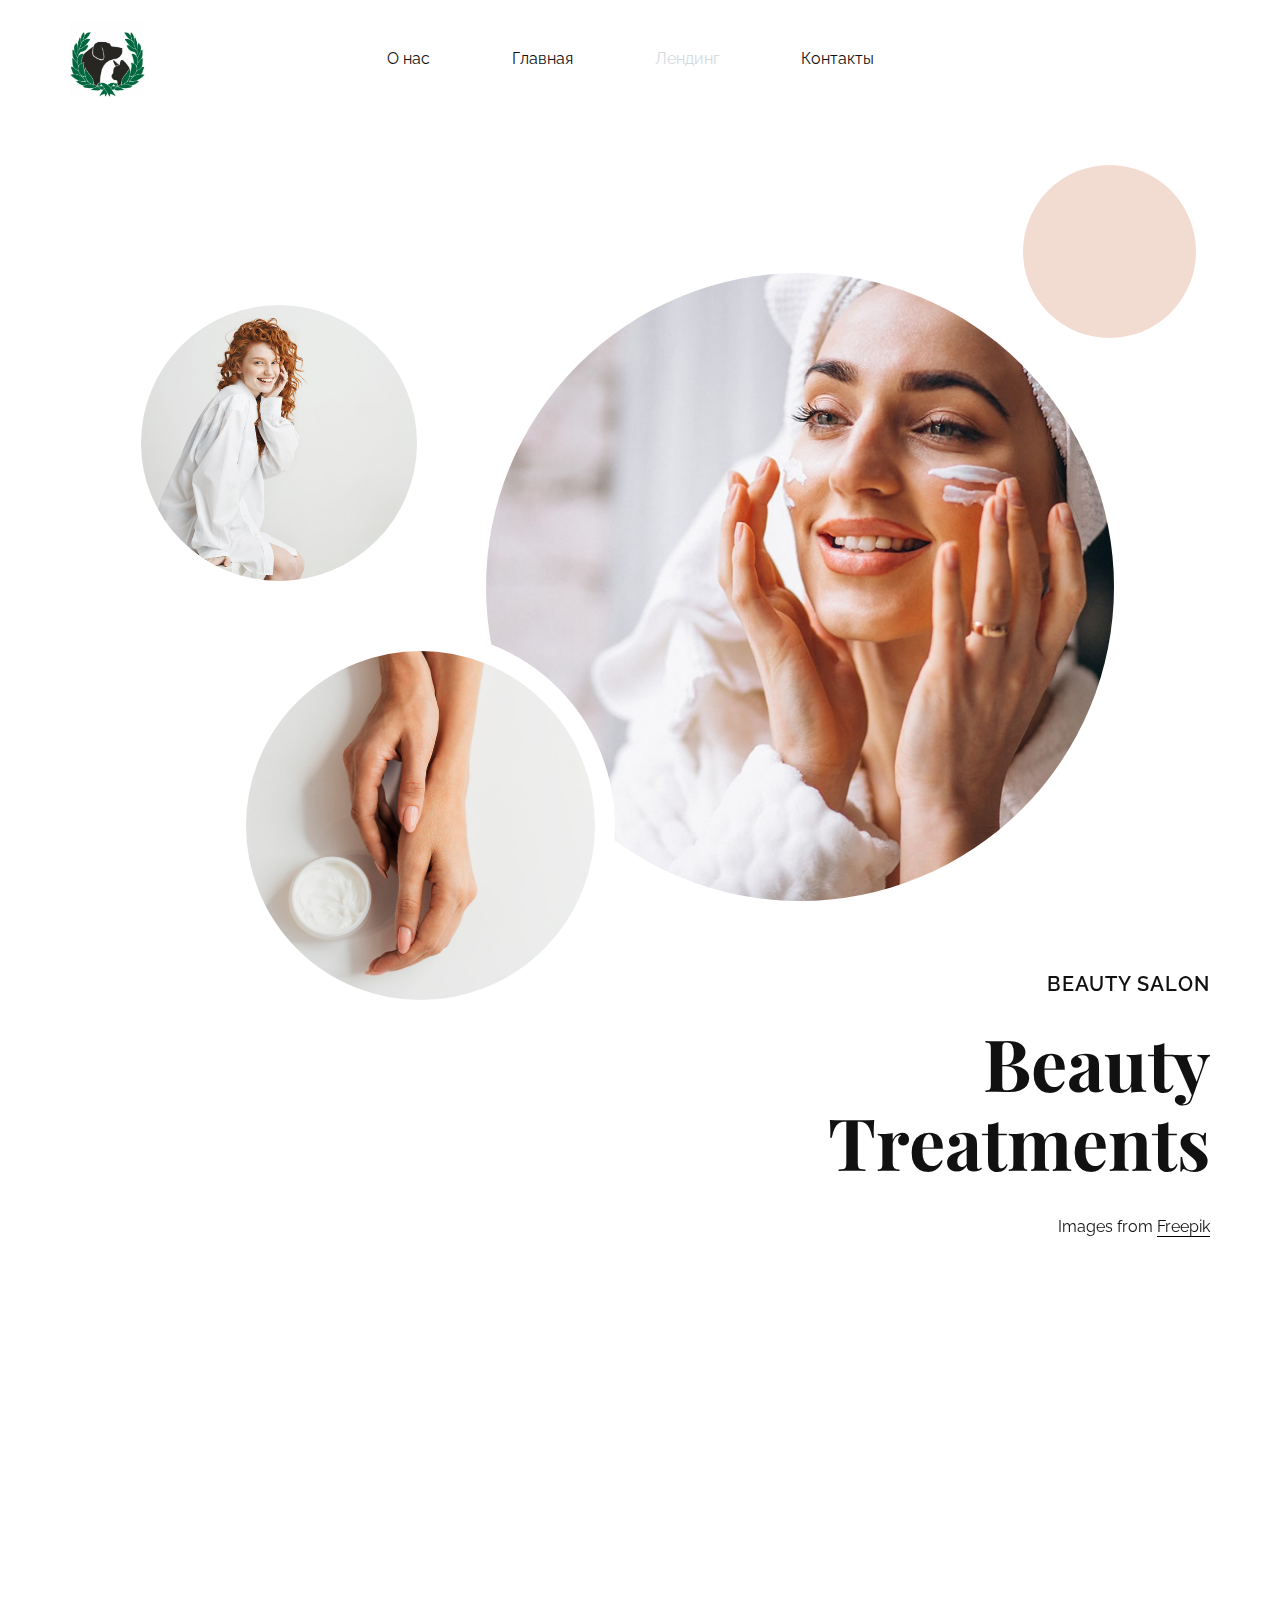
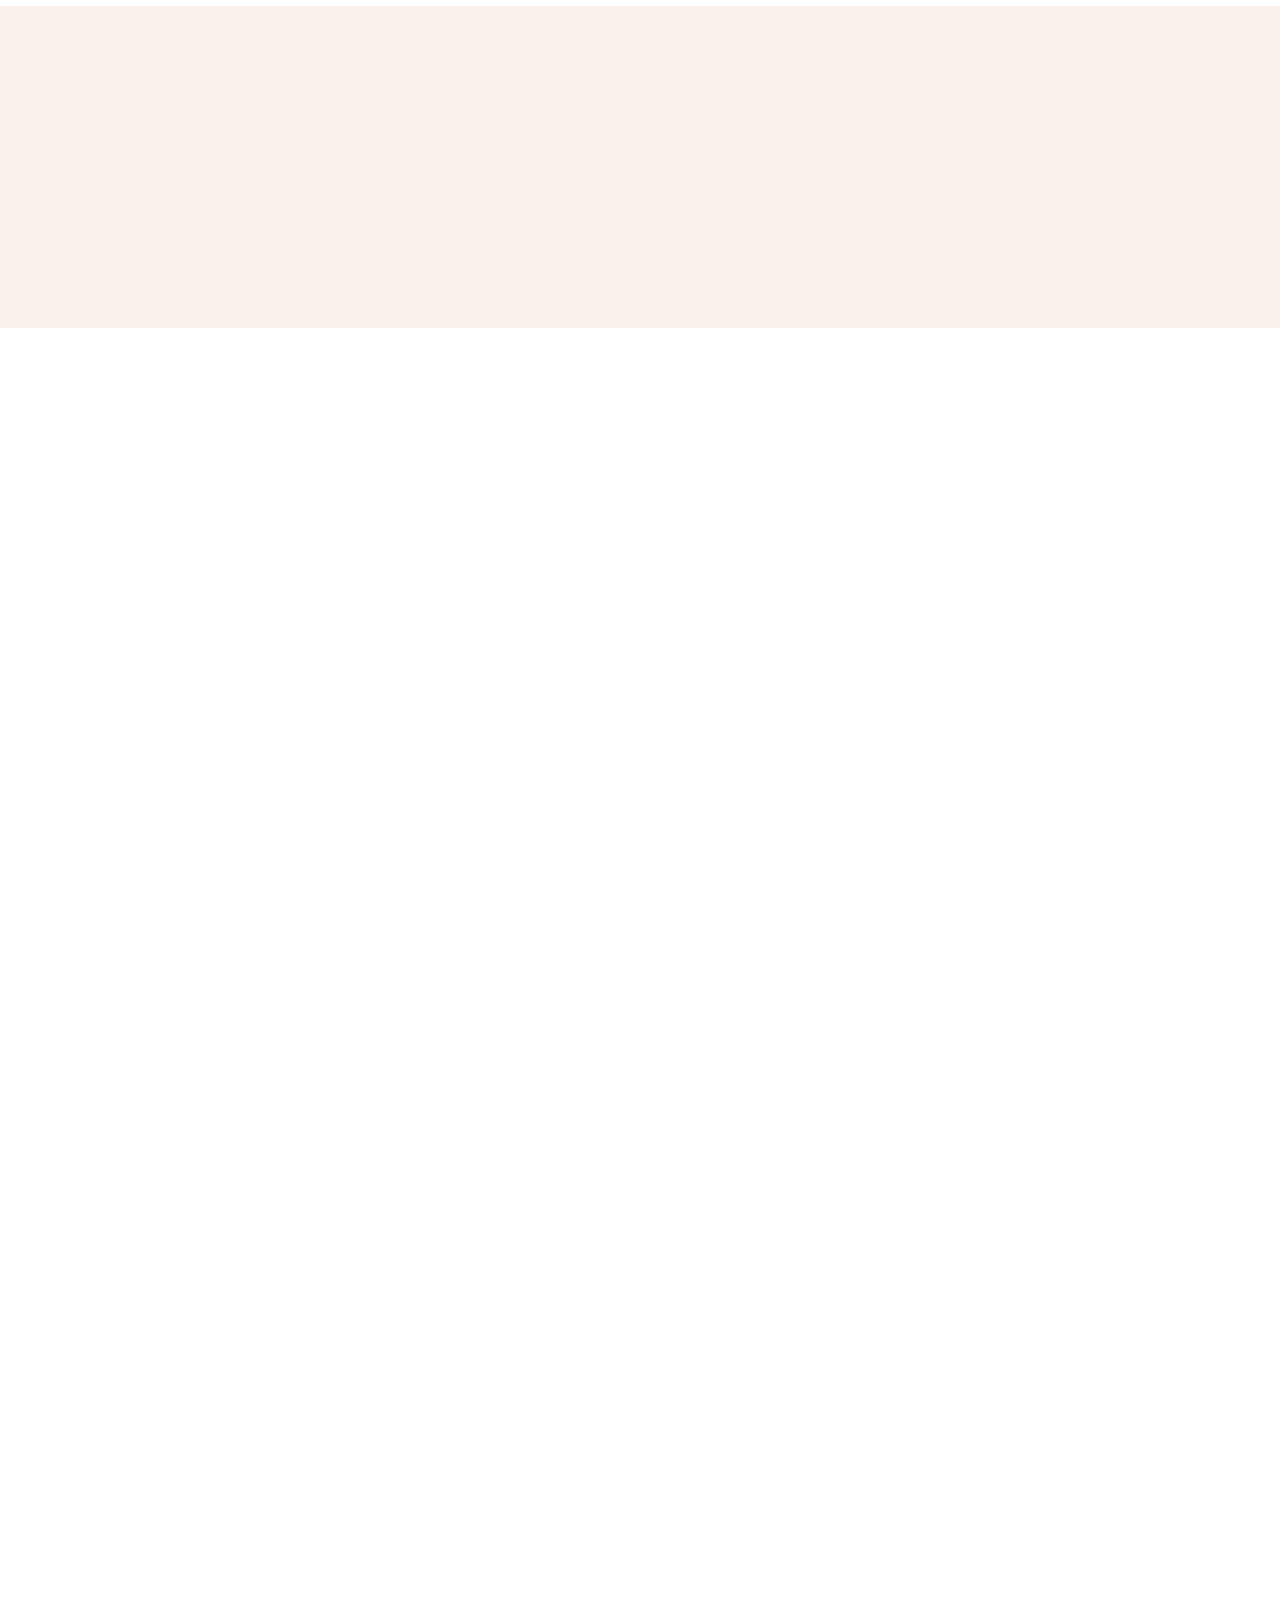
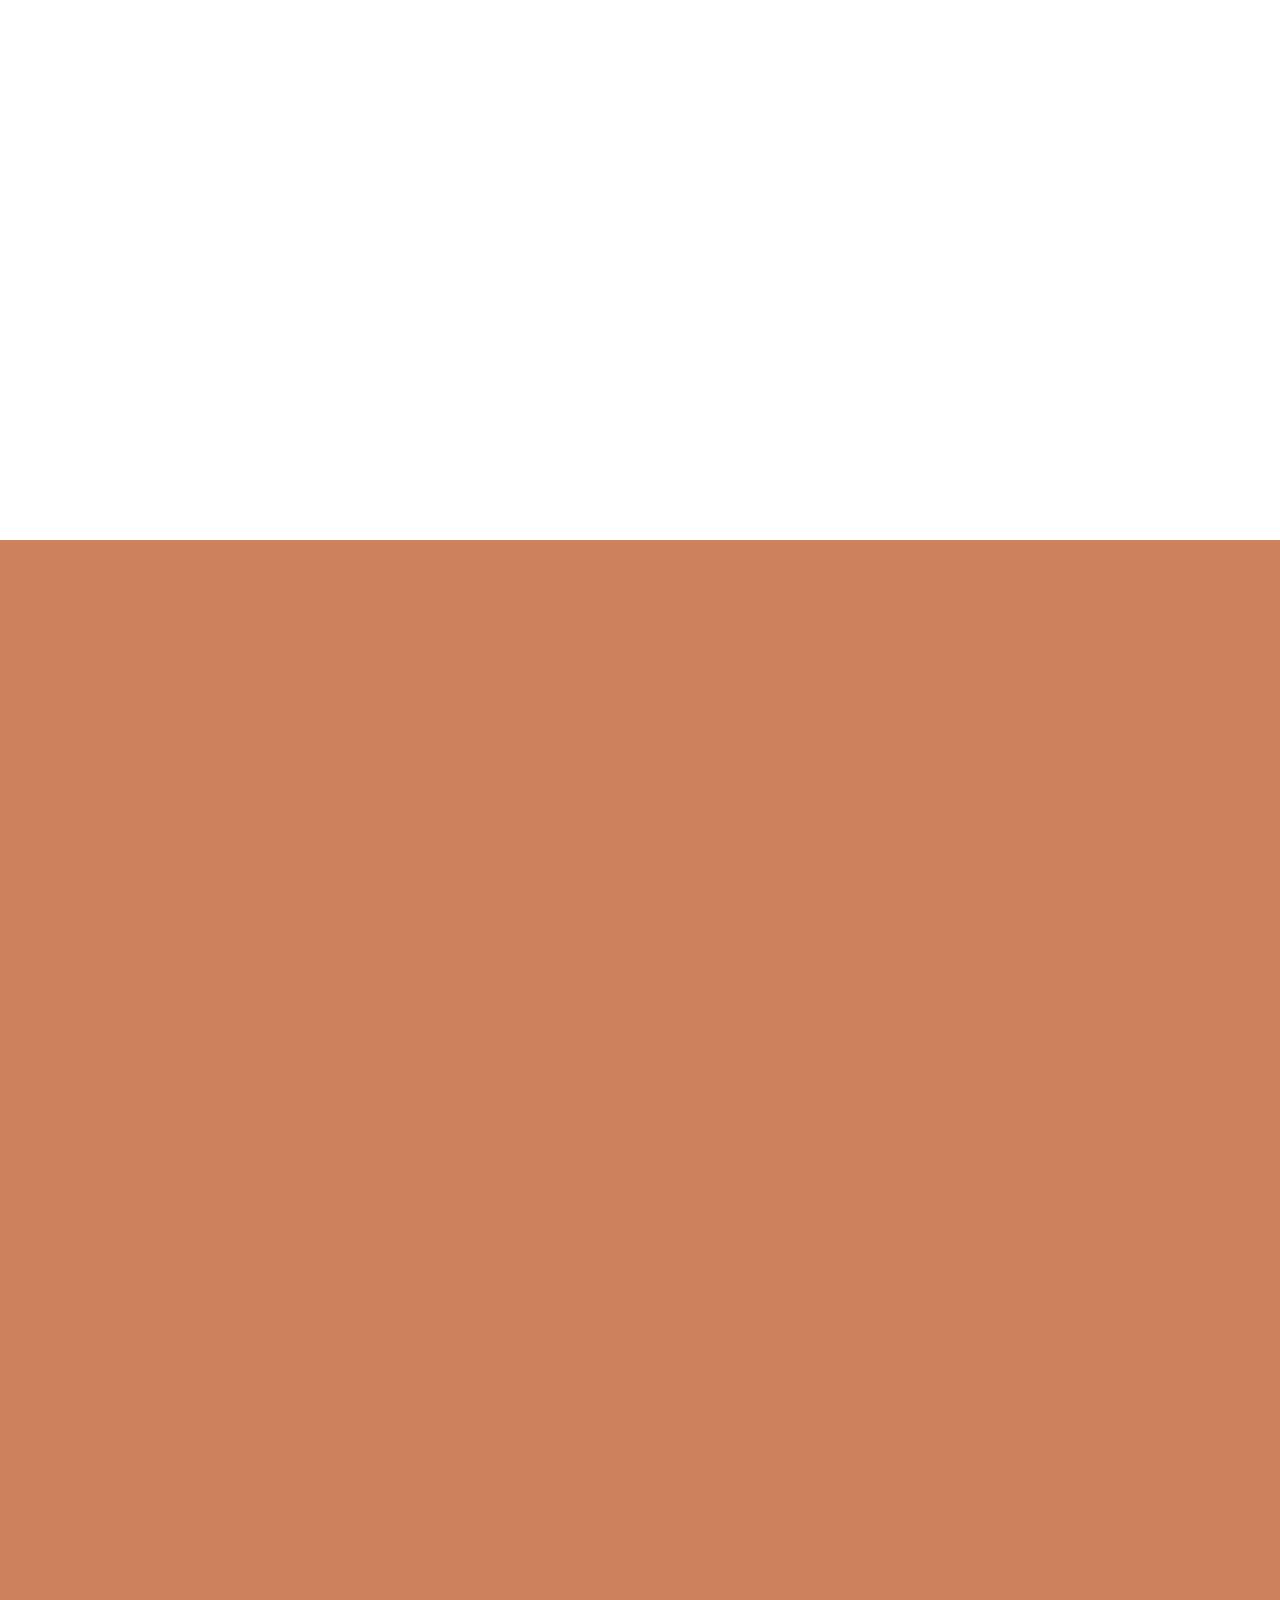
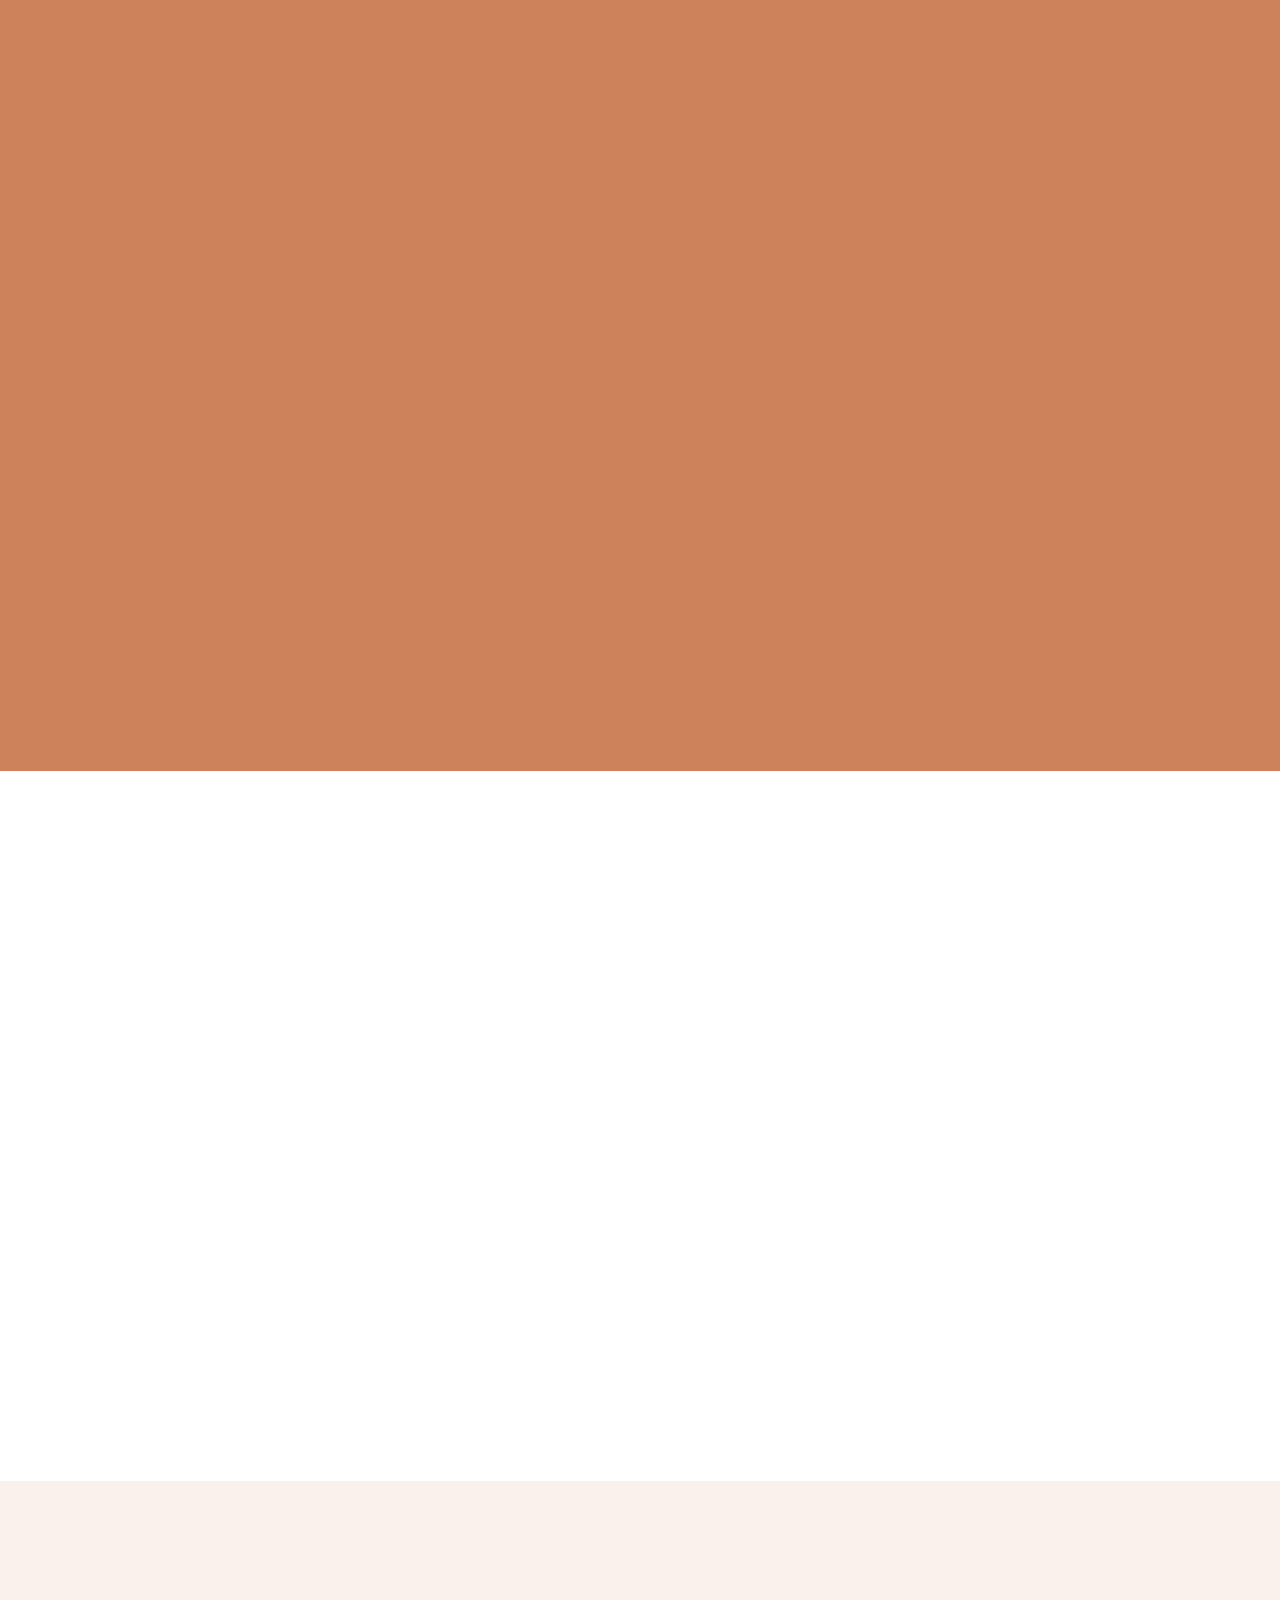
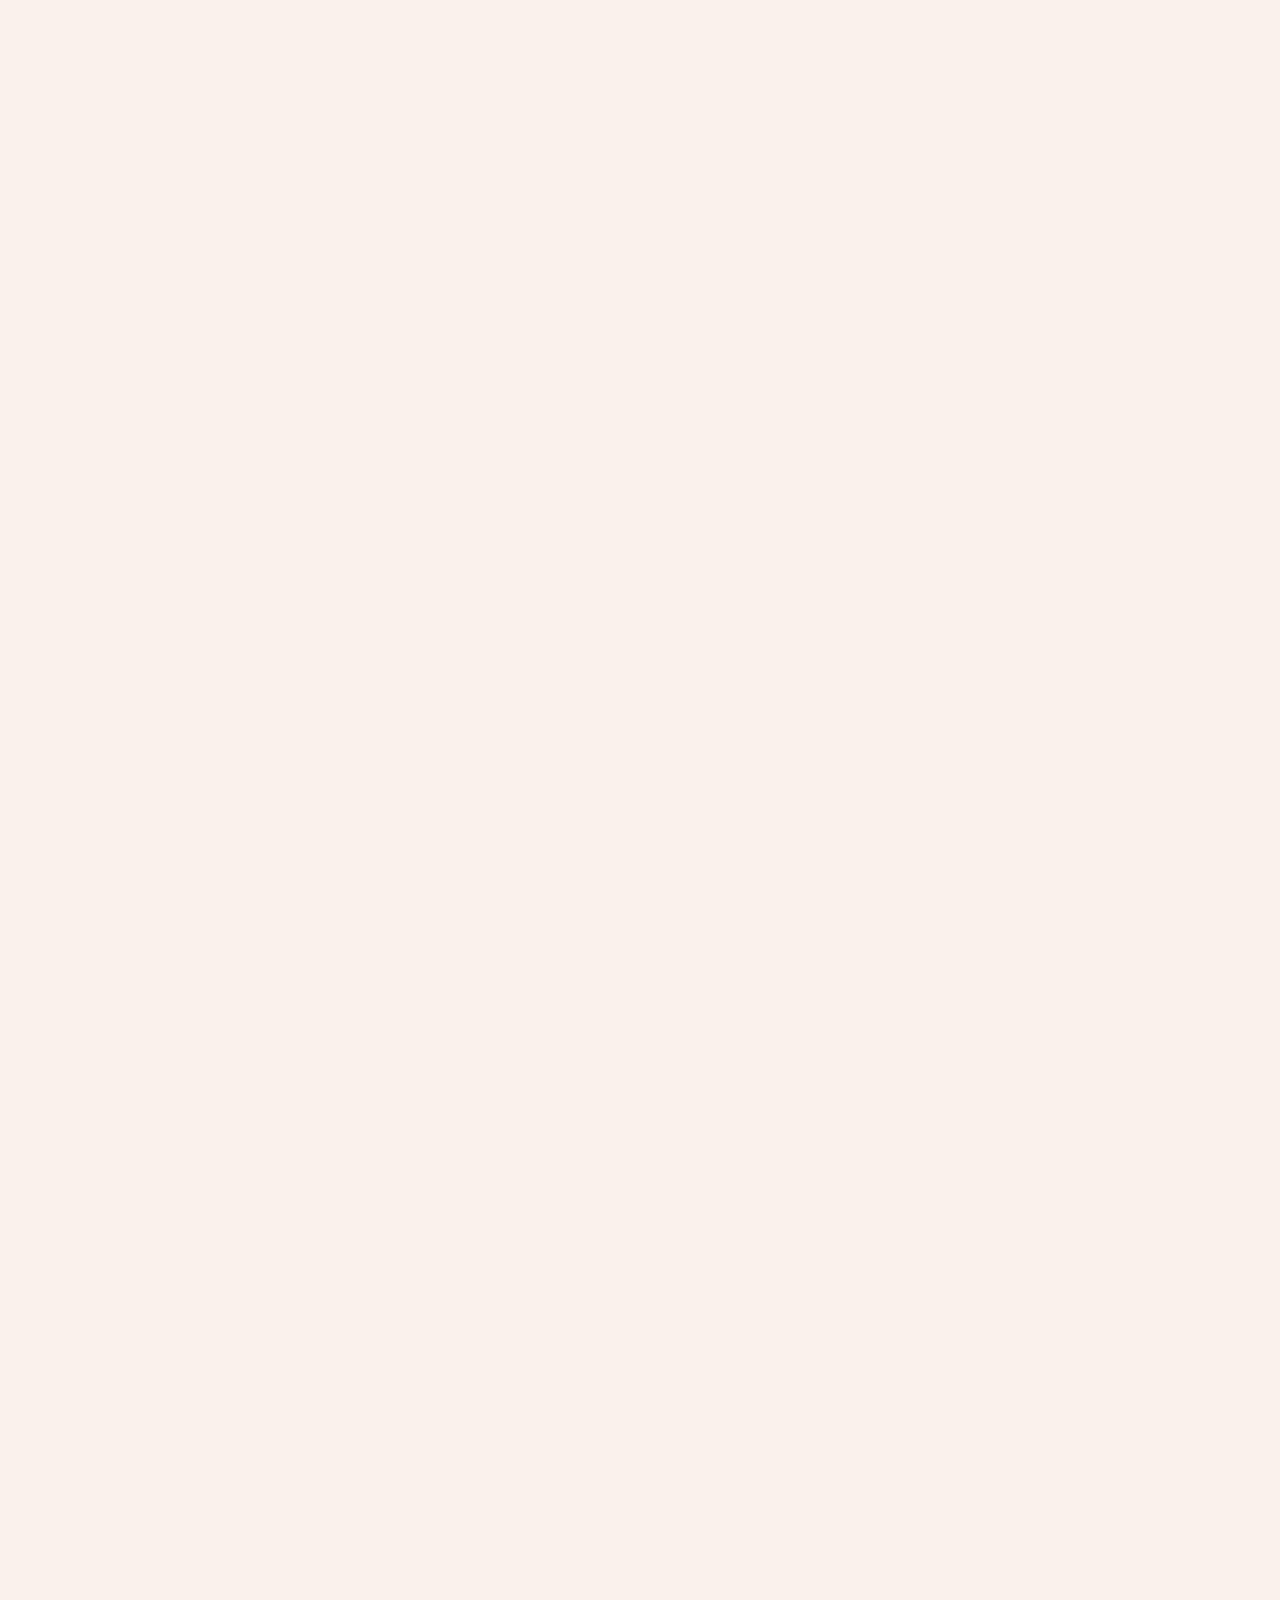
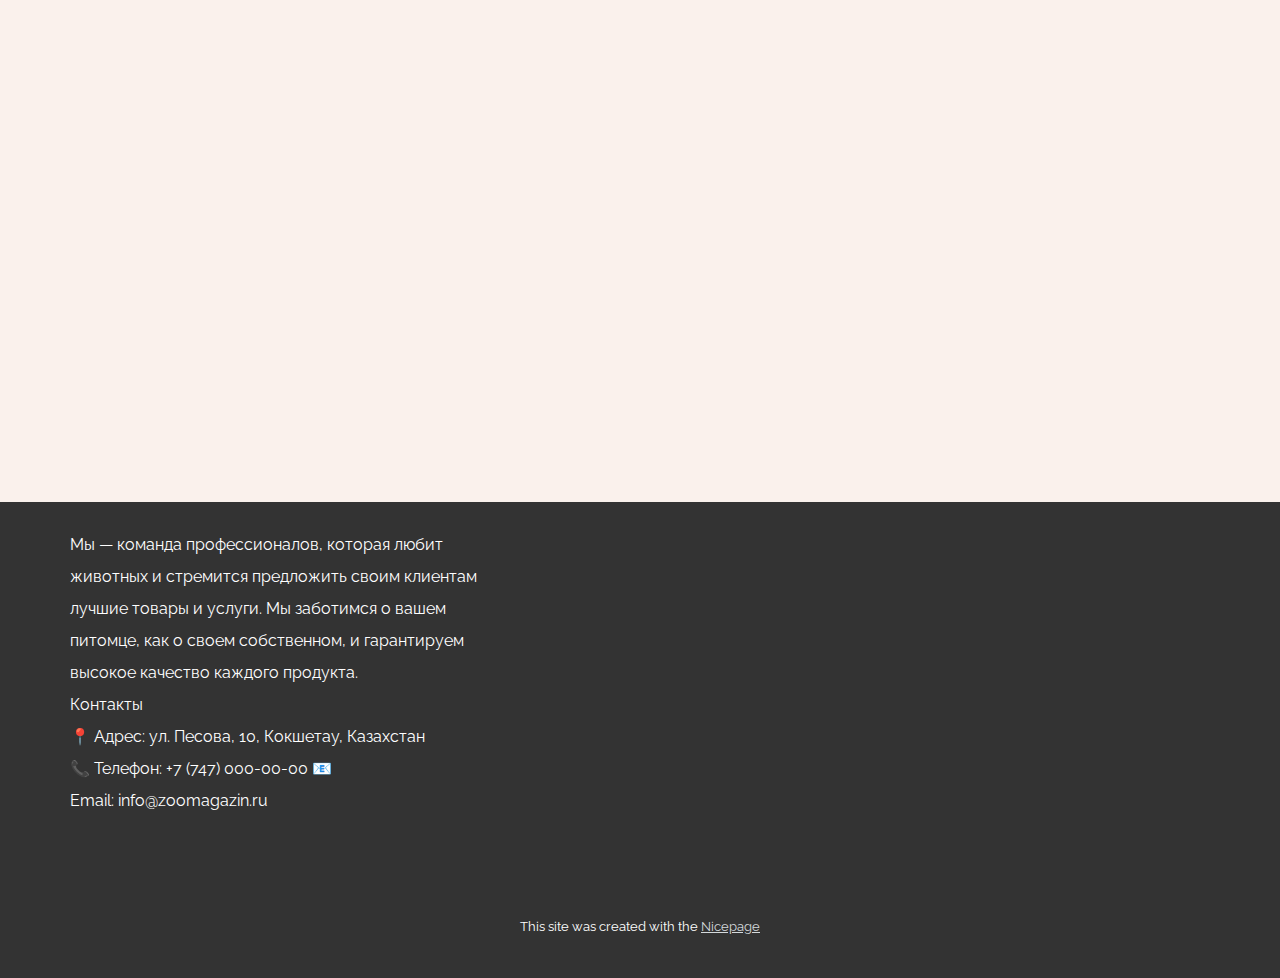
<file: Лендинг.html>
<!DOCTYPE html>
<html style="font-size: 16px;" lang="ru"><head>
    <meta name="viewport" content="width=device-width, initial-scale=1.0">
    <meta charset="utf-8">
    <meta name="keywords" content="​BeautyTreatments, Welcome!, Beauty Salon Services, Welcome!, follow us">
    <meta name="description" content="">
    <title>Лендинг</title>
    <link rel="stylesheet" href="nicepage.css" media="screen">
<link rel="stylesheet" href="Лендинг.css" media="screen">
    <script class="u-script" type="text/javascript" src="jquery.js" defer=""></script>
    <script class="u-script" type="text/javascript" src="nicepage.js" defer=""></script>
    <meta name="generator" content="Nicepage 7.1.0, nicepage.com">
    <meta name="referrer" content="origin">
    <link id="u-theme-google-font" rel="stylesheet" href="https://fonts.googleapis.com/css?family=Playfair+Display:400,400i,500,500i,600,600i,700,700i,800,800i,900,900i|Raleway:100,100i,200,200i,300,300i,400,400i,500,500i,600,600i,700,700i,800,800i,900,900i">
    <link id="u-page-google-font" rel="stylesheet" href="https://fonts.googleapis.com/css?family=Playfair+Display:400,400i,500,500i,600,600i,700,700i,800,800i,900,900i">
    
    
    
    
    
    
    
    
    
    
    
    <script type="application/ld+json">{
		"@context": "http://schema.org",
		"@type": "Organization",
		"name": "",
		"logo": "images/i4.webp"
}</script>
    <meta name="theme-color" content="#d4d9dc">
    <meta property="og:title" content="Лендинг">
    <meta property="og:type" content="website">
  <meta data-intl-tel-input-cdn-path="intlTelInput/"></head>
  <body data-path-to-root="./" data-include-products="false" class="u-body u-xl-mode" data-lang="ru"><header class="u-clearfix u-header u-header" id="sec-636f"><div class="u-clearfix u-sheet u-sheet-1">
        <a href="#" class="u-image u-logo u-image-1" data-image-width="945" data-image-height="945">
          <img src="images/i4.webp" class="u-logo-image u-logo-image-1">
        </a>
        <nav class="u-menu u-menu-one-level u-offcanvas u-menu-1">
          <div class="menu-collapse" style="font-size: 1rem; letter-spacing: 0px;">
            <a class="u-button-style u-custom-left-right-menu-spacing u-custom-padding-bottom u-custom-top-bottom-menu-spacing u-hamburger-link u-nav-link u-text-active-palette-1-base u-text-hover-palette-2-base" href="#">
              <svg class="u-svg-link" viewBox="0 0 24 24"><use xlink:href="#menu-hamburger"></use></svg>
              <svg class="u-svg-content" version="1.1" id="menu-hamburger" viewBox="0 0 16 16" x="0px" y="0px" xmlns:xlink="http://www.w3.org/1999/xlink" xmlns="http://www.w3.org/2000/svg"><g><rect y="1" width="16" height="2"></rect><rect y="7" width="16" height="2"></rect><rect y="13" width="16" height="2"></rect>
</g></svg>
            </a>
          </div>
          <div class="u-nav-container">
            <ul class="u-nav u-unstyled u-nav-1"><li class="u-nav-item"><a class="u-button-style u-nav-link u-text-active-palette-1-base u-text-hover-palette-2-base" href="О-нас.html" style="padding: 10px 41px;">О нас</a>
</li><li class="u-nav-item"><a class="u-button-style u-nav-link u-text-active-palette-1-base u-text-hover-palette-2-base" href="./" style="padding: 10px 41px;">Главная</a>
</li><li class="u-nav-item"><a class="u-button-style u-nav-link u-text-active-palette-1-base u-text-hover-palette-2-base" href="Лендинг.html" style="padding: 10px 41px;">Лендинг</a>
</li><li class="u-nav-item"><a class="u-button-style u-nav-link u-text-active-palette-1-base u-text-hover-palette-2-base" href="Контакты.html" style="padding: 10px 40px 10px 41px;">Контакты</a>
</li></ul>
          </div>
          <div class="u-nav-container-collapse">
            <div class="u-black u-container-style u-inner-container-layout u-opacity u-opacity-95 u-sidenav">
              <div class="u-inner-container-layout u-sidenav-overflow">
                <div class="u-menu-close"></div>
                <ul class="u-align-center u-nav u-popupmenu-items u-unstyled u-nav-2"><li class="u-nav-item"><a class="u-button-style u-nav-link" href="О-нас.html">О нас</a>
</li><li class="u-nav-item"><a class="u-button-style u-nav-link" href="./">Главная</a>
</li><li class="u-nav-item"><a class="u-button-style u-nav-link" href="Лендинг.html">Лендинг</a>
</li><li class="u-nav-item"><a class="u-button-style u-nav-link" href="Контакты.html">Контакты</a>
</li></ul>
              </div>
            </div>
            <div class="u-black u-menu-overlay u-opacity u-opacity-70"></div>
          </div>
        </nav>
      </div></header> 
    <section class="u-clearfix u-section-1" id="sec-c937">
      <div class="u-clearfix u-sheet u-valign-middle u-sheet-1">
        <div class="u-image u-image-circle u-preserve-proportions u-image-1" data-image-width="1200" data-image-height="800" data-animation-name="customAnimationIn" data-animation-duration="1500" data-animation-delay="500"></div>
        <div class="u-image u-image-circle u-image-2" data-image-width="1200" data-image-height="936" data-animation-name="customAnimationIn" data-animation-duration="1500" data-animation-delay="750"></div>
        <div class="u-border-20 u-border-white u-image u-image-circle u-preserve-proportions u-image-3" data-image-width="800" data-image-height="711" data-animation-name="customAnimationIn" data-animation-duration="1500"></div>
        <div class="u-align-right u-container-align-right u-container-style u-expanded-width-xs u-group u-group-1" data-animation-name="customAnimationIn" data-animation-duration="1500" data-animation-delay="750">
          <div class="u-container-layout u-valign-middle u-container-layout-1">
            <h4 class="u-align-right u-text u-text-default u-text-1">beauty salon</h4>
            <h1 class="u-align-right u-color-scheme-u10 u-color-style-multicolor-1 u-text u-text-2"> Beauty<br>Treatments
            </h1>
            <p class="u-align-right u-text u-text-body-color u-text-default u-text-3">Images from <a href="https://freepik.com/photos/people" class="u-active-none u-border-1 u-border-black u-border-no-left u-border-no-right u-border-no-top u-btn u-button-link u-button-style u-hover-none u-none u-text-body-color u-btn-1">Freepik </a>
            </p>
          </div>
        </div>
        <div class="u-opacity u-opacity-65 u-palette-4-light-2 u-shape u-shape-circle u-shape-1" data-animation-name="customAnimationIn" data-animation-duration="1500" data-animation-delay="250"></div>
      </div>
    </section>
    <section class="u-align-center u-clearfix u-container-align-center u-palette-4-light-3 u-section-2" id="carousel_8538">
      <div class="u-expanded-width u-shape u-shape-rectangle u-white u-shape-1"></div>
      <div class="u-list u-list-1">
        <div class="u-repeater u-repeater-1">
          <div class="u-align-center u-container-style u-list-item u-repeater-item u-white u-list-item-1" data-animation-name="customAnimationIn" data-animation-duration="1500" data-animation-delay="500">
            <div class="u-container-layout u-similar-container u-valign-top u-container-layout-1">
              <span class="u-align-left u-icon u-icon-circle u-palette-4-light-1 u-icon-1" data-animation-name="flipIn" data-animation-duration="1500" data-animation-delay="750" data-animation-direction="X">
                <svg class="u-svg-link" preserveAspectRatio="xMidYMin slice" viewBox="0 0 480 480" style=""><use xlink:href="#svg-ae22"></use></svg>
                <svg class="u-svg-content" viewBox="0 0 480 480" x="0px" y="0px" id="svg-ae22" style="enable-background:new 0 0 480 480;"><g id="XMLID_1544_"><g><g><path d="M466.154,415.657l-60.268-47.017l-86.688-130.472l29.136-19.23c0,0,9.166-5.751,3.027-14.998     C343.46,192.039,235.527,29.602,235.527,29.602c-9.15-13.768-27.828-17.559-41.638-8.442l-23.446,15.475v-6.644     C170.443,13.454,156.959,0,140.384,0H80.207c-16.575,0-30.06,13.454-30.06,29.991v202.786C21.188,241.356,0,268.204,0,299.907     V449.82c0,16.541,13.458,29.998,30,29.998h160.59c16.542,0,30-13.457,30-29.998V299.906c0-31.703-21.188-58.551-50.147-67.13     v-83.942l81.092,122.049c0.001,0.001,1.386,1.665,1.386,1.665c5.939,5.843,12.432,1.16,12.434,1.158     c0.004-0.002,37.152-24.52,37.152-24.52l86.72,130.52l19.908,73.648c3.047,11.278,11.076,20.123,22.024,24.265     c4.212,1.594,8.561,2.381,12.875,2.381c6.93,0,13.771-2.032,19.805-6.014c9.789-6.461,15.669-16.876,16.132-28.576     C480.434,433.714,475.398,422.869,466.154,415.657z M70.147,29.991c0-5.511,4.513-9.993,10.06-9.993h60.177     c5.547,0,10.06,4.483,10.06,9.993v19.844l-6.728,4.44c-6.705,4.426-11.277,11.193-12.875,19.054     c-1.596,7.852-0.032,15.854,4.405,22.532l15.26,22.967c-0.042,0.37-0.063,0.747-0.063,1.128v109.955H70.147V29.991z      M200.59,299.907v149.914c0,5.513-4.486,9.999-10,9.999H30c-5.514,0-10-4.486-10-9.999V299.907c0-27.569,22.43-49.997,50-49.997     h80.59C178.161,249.91,200.59,272.338,200.59,299.907z M262.676,251.512L151.904,84.793c-1.474-2.219-1.994-4.876-1.465-7.481     c0.532-2.616,2.057-4.87,4.294-6.346l50.174-33.114c1.711-1.129,3.643-1.669,5.555-1.669c3.266,0,6.473,1.578,8.407,4.488     l110.737,166.667L262.676,251.512z M459.986,444.62c-0.205,5.186-2.816,9.806-7.165,12.676     c-4.369,2.883-9.687,3.471-14.585,1.619c-4.871-1.844-8.441-5.772-9.795-10.779l-12.514-46.296l37.925,29.586     C457.956,434.628,460.192,439.436,459.986,444.62z"></path><path d="M130.383,279.895c0,5.522,4.478,9.999,10,9.999c11.077,0,20.089,8.967,20.089,19.989v120.093     c0,5.522,4.478,9.999,10,9.999c5.522,0,10-4.477,10-9.999V309.883c0-22.05-17.984-39.988-40.089-39.988     C134.861,269.895,130.383,274.372,130.383,279.895z"></path>
</g>
</g>
</g></svg>
              </span>
              <h5 class="u-custom-font u-text u-text-default u-text-font u-text-1"> Manicures</h5>
              <p class="u-text u-text-palette-5-dark-2 u-text-2">Duis aute irure dolor in reprehenderit in voluptate velit esse cillum dolore eu fugiat nulla pariatur</p>
              <a href="#" class="u-active-none u-align-center u-border-1 u-border-active-grey-60 u-border-black u-border-hover-grey-60 u-border-no-left u-border-no-right u-border-no-top u-btn u-button-style u-hover-none u-none u-text-body-color u-btn-1">more</a>
            </div>
          </div>
          <div class="u-align-center u-container-style u-list-item u-repeater-item u-white u-list-item-2" data-animation-name="customAnimationIn" data-animation-duration="1500" data-animation-delay="500">
            <div class="u-container-layout u-similar-container u-valign-top u-container-layout-2">
              <span class="u-align-left u-icon u-icon-circle u-palette-4-light-1 u-icon-2" data-animation-name="flipIn" data-animation-duration="1500" data-animation-direction="X" data-animation-delay="750">
                <svg class="u-svg-link" preserveAspectRatio="xMidYMin slice" viewBox="0 0 480.005 480.005" style=""><use xlink:href="#svg-b917"></use></svg>
                <svg class="u-svg-content" viewBox="0 0 480.005 480.005" id="svg-b917"><path d="m80.887 122.55-30.547 85.543c-1.546 4.317-2.336 8.868-2.336 13.453v121.008l-47.492 126.64c-1.551 4.137.545 8.748 4.682 10.3.899.337 1.851.51 2.81.509h120c3.67-.001 6.868-2.499 7.758-6.059l18.191-72.833v.052c3.758 44.207 41.485 78.84 85.891 78.84 44.57 0 82.3-34.824 85.89-79.289l.048-.609 18.46 73.839c.891 3.561 4.091 6.06 7.762 6.059h120c4.418.001 8.001-3.58 8.001-7.999 0-.96-.172-1.912-.509-2.81l-47.492-126.64v-121.008c0-4.585-.79-9.136-2.336-13.453l-30.547-85.539c-5.703-15.909-20.772-26.53-37.672-26.551h-11.362l1.917-24v-40c.008-17.665-14.305-31.992-31.97-32-8.623-.004-16.882 3.474-22.905 9.645-10.115-11.668-27.772-12.927-39.439-2.813-.584.506-1.147 1.036-1.687 1.589-10.806-11.052-28.525-11.251-39.577-.445-3.249 3.177-5.676 7.098-7.071 11.423-13.584-7.379-30.578-2.35-37.958 11.234-.827 1.522-1.51 3.117-2.042 4.766-13.584-7.379-30.578-2.349-37.957 11.235-2.228 4.102-3.395 8.696-3.395 13.365l.031 36h-9.476c-16.898.022-31.967 10.641-37.671 26.548zm267.922-10.547h12.64c10.14.016 19.182 6.387 22.61 15.93l30.545 85.543c.927 2.59 1.401 5.32 1.4 8.07v122.457c0 .959.172 1.911.508 2.809l43.945 117.191h-102.211l-30.695-122.664-46.594-132c-.632-1.789-.954-3.673-.953-5.57v-3.043c-.001-9.236 7.486-16.724 16.722-16.724 6.334 0 12.125 3.578 14.958 9.243l49.164 98.336 14.312-7.156-34.6-69.2zm-204.805-52c0-6.627 5.373-12 12-12s12 5.373 12 12v20h16v-36c0-6.627 5.373-12 12-12s12 5.373 12 12v28h16v-44c0-6.627 5.373-12 12-12s12 5.373 12 12v36h16v-36c0-6.627 5.373-12 12-12s12 5.373 12 12v36h16v-32c0-8.837 7.163-16 16-16s16 7.163 16 16l.023 39.363-9.3 116.179-.728-1.456c-8.081-16.166-27.736-22.72-43.902-14.64-11.09 5.543-18.095 16.878-18.093 29.277v3.043c-.001 3.709.627 7.391 1.859 10.89l46.383 131.285 1.363 5.454-3.824 48.039c-3.101 36.372-33.433 64.375-69.937 64.566-36.164 0-66.891-28.2-69.953-64.2l-3.974-46.612 1.63-6.525 46.594-132.016c1.232-3.495 1.861-7.175 1.859-10.881v-3.043c0-18.073-14.651-32.724-32.724-32.724-12.394 0-23.724 7.002-29.268 18.087l-1.985 3.969-8.023-94.055zm-5.689 157.483-33.467 66.939 14.312 7.156 49.164-98.336c4.131-8.261 14.176-11.608 22.437-7.477 5.665 2.833 9.244 8.624 9.243 14.958v3.043c.002 1.895-.321 3.776-.953 5.562l-46.805 132.731-30.492 121.941h-102.203l43.945-117.191c.336-.898.508-1.85.508-2.809v-122.457c-.001-2.75.473-5.48 1.4-8.07l30.547-85.547c3.43-9.54 12.47-15.909 22.608-15.926h10.78z"></path><path d="m223.723 176.855.851 2.125 14.86-5.954-.852-2.121c-10.209-25.533-37.185-40.144-64.148-34.746l3.14 15.688c19.4-3.879 38.805 6.637 46.149 25.008z"></path><path d="m232.004 207.214c-5.308 26.98 5.254 54.622 27.2 71.189l9.594-12.8c-17.031-12.857-25.227-34.309-21.109-55.247l.156-.777-15.688-3.156z"></path></svg>
              </span>
              <h5 class="u-custom-font u-text u-text-default u-text-font u-text-3"> Massage</h5>
              <p class="u-text u-text-palette-5-dark-2 u-text-4">Duis aute irure dolor in reprehenderit in voluptate velit esse cillum dolore eu fugiat nulla pariatur</p>
              <a href="#" class="u-active-none u-align-center u-border-1 u-border-active-grey-60 u-border-black u-border-hover-grey-60 u-border-no-left u-border-no-right u-border-no-top u-btn u-button-style u-hover-none u-none u-text-body-color u-btn-2">more</a>
            </div>
          </div>
          <div class="u-align-center u-container-style u-list-item u-repeater-item u-white u-list-item-3" data-animation-name="customAnimationIn" data-animation-duration="1500" data-animation-delay="500">
            <div class="u-container-layout u-similar-container u-valign-top u-container-layout-3">
              <span class="u-align-left u-icon u-icon-circle u-palette-4-light-1 u-icon-3" data-animation-name="flipIn" data-animation-duration="1500" data-animation-delay="750" data-animation-direction="X">
                <svg class="u-svg-link" preserveAspectRatio="xMidYMin slice" viewBox="0 0 480.164 480.164" style=""><use xlink:href="#svg-5a05"></use></svg>
                <svg class="u-svg-content" viewBox="0 0 480.164 480.164" id="svg-5a05"><path d="m199.223 279.891-2.11.843 5.938 14.86 2.109-.848c21.531-8.609 48.313-8.613 69.844 0l2.109.844 5.938-14.86-2.11-.84c-25.265-10.113-56.453-10.109-81.718.001z"></path><path d="m232.082 160.164h16v88h-16z"></path><path d="m464.082.164v146.809c0 2.578-.414 5.139-1.227 7.586l-38.046 114.132-59.36 92.911c-1.839 2.905-4.815 4.901-8.2 5.5-7.141 1.114-13.834-3.772-14.948-10.913-.428-2.745.028-5.556 1.304-8.025 13.915-25.266 39.5-72.168 39.5-72.168.299-.547.534-1.126.7-1.727l6.471-23.722 25.435-79.957-15.25-4.852-25.492 80.137.058.018c-.035.111-.121.189-.152.3-2.04 7.488-9.763 11.904-17.251 9.865-.519-.141-1.03-.313-1.53-.513-6.288-2.517-9.887-9.158-8.563-15.8l12.4-62.008c.101-.518.151-1.045.151-1.573v-23.434c-.091-34.116 13.468-66.851 37.656-90.91 1.5-1.5 2.344-3.534 2.344-5.656v-56h-16v52.738c-5.542 5.853-10.588 12.156-15.086 18.844-44.183-71.201-137.719-93.104-208.92-48.921-19.853 12.32-36.593 29.058-48.915 48.911-4.496-6.684-9.54-12.984-15.079-18.834v-52.738h-16v56c0 2.122.844 4.156 2.344 5.656 24.189 24.06 37.748 56.797 37.656 90.914v23.43c.001.527.054 1.053.156 1.57l12.4 62.008c1.328 6.645-2.272 13.291-8.563 15.809-7.209 2.882-15.389-.625-18.271-7.834-.199-.497-.369-1.006-.51-1.522-.031-.113-.117-.191-.152-.3l.058-.018-25.493-80.139-15.25 4.852 25.435 79.957 6.471 23.722c.166.601.401 1.18.7 1.727 0 0 25.585 46.9 39.5 72.168 3.085 5.594 1.554 12.477-4.032 16.672-2.749 2.058-6.23 2.88-9.609 2.269-3.386-.597-6.363-2.594-8.2-5.5l-59.36-92.911-38.046-114.13c-.818-2.447-1.235-5.011-1.234-7.591v-146.809h-16v146.809c-.002 4.299.692 8.571 2.055 12.648l38.359 115.074c.207.625.49 1.223.844 1.778l59.89 93.746c4.257 6.638 11.078 11.212 18.836 12.629 1.642.299 3.308.449 4.977.449 6.322-.035 12.46-2.131 17.484-5.969.318-.238.563-.532.869-.781.576.653 1.108 1.361 1.694 2 4.611 5.059 9.625 9.735 14.992 13.983v30.353c-.009 15.893-2.573 31.682-7.594 46.761-1.392 4.193.879 8.721 5.073 10.113.813.27 1.664.407 2.521.407h160c4.418.001 8.001-3.58 8.001-7.999 0-.857-.137-1.708-.407-2.521-5.021-15.079-7.585-30.868-7.594-46.761v-30.347c5.347-4.231 10.343-8.889 14.938-13.927.62-.677 1.167-1.4 1.772-2.091.431.359.788.769 1.243 1.111 12.523 9.396 30.292 6.861 39.688-5.662.426-.567.83-1.15 1.212-1.748l59.89-93.746c.354-.555.637-1.153.844-1.778l38.367-115.078c1.357-4.077 2.048-8.347 2.046-12.644v-146.809zm-106.248 91.216c-2.072-2.548-4.232-4.92-6.408-7.251l3.965-3.965c1.481 2.38 2.884 4.821 4.23 7.311-.648 1.278-1.178 2.609-1.787 3.905zm-11.771-24.516-6.095 6.1c-5.974-5.262-12.361-10.035-19.1-14.274l8.84-8.839c5.937 5.183 11.41 10.876 16.355 17.013zm-172.146-16.18-10.678-10.677c7.83-5.411 16.21-9.98 25-13.63l7.8 15.59c-7.6 2.297-14.998 5.212-22.122 8.717zm38.1-12.55-8.456-16.9c9.314-2.57 18.875-4.138 28.521-4.68v19.14c-6.737.357-13.441 1.172-20.067 2.44zm36.065-21.693c9.673.548 19.26 2.124 28.6 4.7l-8.524 17c-6.629-1.267-13.336-2.085-20.076-2.446zm43.852 9.966c8.808 3.612 17.209 8.147 25.061 13.53l-10.75 10.748c-7.121-3.505-14.516-6.422-22.113-8.721zm-141.373 23.548 8.734 8.732c-6.743 4.233-13.13 9.007-19.1 14.275l-6.011-6.01c3.033-3.826 6.271-7.485 9.7-10.96 2.143-2.133 4.425-4.065 6.677-6.037zm-25.8 30.2 3.978 3.977c-2.182 2.342-4.348 4.715-6.408 7.248-.606-1.29-1.134-2.615-1.779-3.888 1.342-2.484 2.718-4.946 4.208-7.335zm184.621 384.009h-138.6c3.514-13.479 5.295-27.351 5.3-41.281v-19.185c3.928 2.269 7.973 4.331 12.117 6.177 33.036 14.68 70.745 14.68 103.781 0 4.138-1.845 8.177-3.904 12.1-6.17v19.182c.006 13.928 1.787 27.799 5.302 41.277zm13.789-96.3c-10.484 11.692-23.33 21.027-37.689 27.386-28.912 12.777-61.869 12.777-90.781 0-14.389-6.373-27.26-15.733-37.758-27.457-1.476-1.607-2.812-3.293-4.193-4.95 2.394-7.447 1.608-15.552-2.174-22.4-11.554-20.988-31.18-56.929-37.469-68.449 16.288 3.178 32.069-7.449 35.248-23.738.751-3.85.742-7.81-.029-11.656l-5.418-27.1c7.073.692 14.192 1.168 21.34 1.168 12.472.01 24.922-1.055 37.211-3.184l-2.75-15.758c-19.531 3.317-39.442 3.755-59.1 1.3l-3.527-17.655v-13.8c18.06-9.643 39.874-11.981 62.031-6.374l3.938-15.508c-23.254-5.9-46.332-4.239-66.38 4.35-.683-11.938-2.847-23.744-6.442-35.148 3.992-5.727 8.425-11.134 13.259-16.17.43-.481.914-.961 1.406-1.461.415-.41.813-.825 1.618-1.532 9.086-8.853 19.394-16.359 30.609-22.289 10.487-5.658 21.701-9.848 33.328-12.453 20.182-4.716 41.181-4.709 61.36.02 11.612 2.61 22.81 6.803 33.281 12.461 11.249 5.957 21.585 13.496 30.692 22.388 1.07 1 2.055 1.989 3.164 3.172 4.737 4.94 9.079 10.244 12.986 15.863-3.596 11.405-5.76 23.212-6.442 35.151-20.044-8.586-43.113-10.241-66.38-4.35l3.938 15.508c22.157-5.614 43.977-3.277 62.031 6.372v13.8l-3.681 18.411c-17 1.482-34.119.79-50.944-2.059l-2.75 15.765c12.146 2.092 24.448 3.139 36.773 3.129 4.564 0 9.116-.176 13.647-.46l-5.287 26.445c-3.255 16.277 7.301 32.11 23.578 35.365 3.841.768 7.796.778 11.641.029-6.289 11.52-25.907 47.461-37.469 68.449-3.778 6.833-4.551 14.928-2.133 22.353-1.403 1.689-2.755 3.393-4.286 5.066z"></path></svg>
              </span>
              <h5 class="u-custom-font u-text u-text-default u-text-font u-text-5"> Facials</h5>
              <p class="u-text u-text-palette-5-dark-2 u-text-6">Duis aute irure dolor in reprehenderit in voluptate velit esse cillum dolore eu fugiat nulla pariatur</p>
              <a href="#" class="u-active-none u-align-center u-border-1 u-border-active-grey-60 u-border-black u-border-hover-grey-60 u-border-no-left u-border-no-right u-border-no-top u-btn u-button-style u-hover-none u-none u-text-body-color u-btn-3">more</a>
            </div>
          </div>
          <div class="u-align-center u-container-style u-list-item u-repeater-item u-white u-list-item-4" data-animation-name="customAnimationIn" data-animation-duration="1500" data-animation-delay="500">
            <div class="u-container-layout u-similar-container u-valign-top u-container-layout-4">
              <span class="u-align-left u-icon u-icon-circle u-palette-4-light-1 u-icon-4" data-animation-name="flipIn" data-animation-duration="1500" data-animation-delay="750" data-animation-direction="X">
                <svg class="u-svg-link" preserveAspectRatio="xMidYMin slice" viewBox="0 0 60 60" style=""><use xlink:href="#svg-555d"></use></svg>
                <svg class="u-svg-content" viewBox="0 0 60 60" id="svg-555d"><g id="027---Hydrotherapy"><path id="Shape" d="m30 60c3.3386495.0075123 6.6724636-.2543371 9.969-.783 24-3.861 26.981-19.074 5.957-25.106-1.071-8.138-14.633-21.255-15.234-21.832-.3868237-.3708033-.9971763-.3708033-1.384 0-.6.577-14.163 13.694-15.234 21.832-8.822 2.531-14.074 6.944-14.074 11.889 0 7.851 13.178 14 30 14zm0-45.6c4.476 4.438 14 15.056 14 20.693 0 7.116-6.28 12.907-14 12.907s-14-5.791-14-12.909c0-5.637 9.524-16.255 14-20.691zm-15.94 21.8c.0926866 1.198509.340074 2.3799858.736 3.515-5.683 1.477-8.796 3.692-8.796 6.285 0 .5522847.44771525 1 1 1s1-.4477153 1-1c0-1.277 2.366-3.108 7.612-4.431 2.8586962 5.2636904 8.3986473 8.5099601 14.388 8.431 8.422 0 15.329-6.1 15.94-13.8 7.47 2.254 12.06 5.953 12.06 9.8 0 4.882-7.546 9.505-18.352 11.243-17.914 2.926-37.648-3.023-37.648-11.243 0-3.847 4.59-7.546 12.06-9.8z"></path><path id="Shape" d="m30 54c11.635 0 24-2.8 24-8 0-.5522847-.4477153-1-1-1s-1 .4477153-1 1c0 2.505-8.369 6-22 6-.5522847 0-1 .4477153-1 1s.4477153 1 1 1z"></path><path id="Shape" d="m19 36.091c.5522847 0 1-.4477153 1-1 0-2.562 4.511-9.175 10.725-15.724.380248-.4009587.3634587-1.0342519-.0375-1.4145-.4009587-.380248-1.0342519-.3634587-1.4145.0375-5.2 5.481-11.273 13.249-11.273 17.101 0 .5522847.4477153 1 1 1z"></path><path id="Shape" d="m25 5c0 2.76142375 2.2385763 5 5 5s5-2.23857625 5-5-2.2385763-5-5-5c-2.7600532.00330612-4.9966939 2.23994685-5 5zm8 0c0 1.65685425-1.3431458 3-3 3s-3-1.34314575-3-3 1.3431458-3 3-3 3 1.34314575 3 3z"></path><circle id="Oval" cx="20" cy="39" r="1"></circle>
</g></svg>
              </span>
              <h5 class="u-custom-font u-text u-text-default u-text-font u-text-7"> Hydrotherapy</h5>
              <p class="u-text u-text-palette-5-dark-2 u-text-8">Duis aute irure dolor in reprehenderit in voluptate velit esse cillum dolore eu fugiat nulla pariatur</p>
              <a href="#" class="u-active-none u-align-center u-border-1 u-border-active-grey-60 u-border-black u-border-hover-grey-60 u-border-no-left u-border-no-right u-border-no-top u-btn u-button-style u-hover-none u-none u-text-body-color u-btn-4">more</a>
            </div>
          </div>
        </div>
      </div>
    </section>
    <section class="u-clearfix u-white u-section-3" id="carousel_d69e">
      <div class="u-expanded-width u-palette-4-light-3 u-shape u-shape-rectangle u-shape-1" data-animation-name="customAnimationIn" data-animation-duration="1500" data-animation-delay="750"></div>
      <div class="u-image u-image-circle u-image-1" data-image-width="1200" data-image-height="800" data-animation-name="customAnimationIn" data-animation-duration="1500" data-animation-delay="500"></div>
      <div class="u-align-left u-container-style u-group u-white u-group-1" data-animation-name="customAnimationIn" data-animation-duration="1500" data-animation-delay="500">
        <div class="u-container-layout u-container-layout-1">
          <h2 class="u-align-left u-text u-text-black u-text-1">Welcome!</h2>
          <p class="u-align-left u-text u-text-grey-90 u-text-2">New season, new wardrobe. As the temperatures continue to rise, have your style follow suit and revamp your racks with fresh, elevated summer looks. </p>
          <p class="u-align-left u-text u-text-default u-text-grey-90 u-text-3">Image from <a href="https://www.freepik.com/photos/people" class="u-border-1 u-border-no-left u-border-no-right u-border-no-top u-border-palette-1-base u-btn u-button-link u-button-style u-none u-text-body-color u-btn-1">Freepik</a>
          </p>
          <a href="#" class="u-align-left u-btn u-button-style u-palette-4-base u-btn-2">learn More</a>
        </div>
      </div>
    </section>
    <section class="u-clearfix u-container-align-center u-section-4" id="carousel_3586">
      <div class="u-clearfix u-sheet u-valign-middle u-sheet-1">
        <div class="data-layout-selected u-clearfix u-expanded-width u-layout-wrap u-layout-wrap-1">
          <div class="u-layout">
            <div class="u-layout-row">
              <div class="u-align-left-md u-align-left-sm u-align-left-xs u-container-style u-layout-cell u-size-30 u-layout-cell-1" data-animation-name="customAnimationIn" data-animation-duration="1500" data-animation-delay="500">
                <div class="u-container-layout u-valign-bottom-lg u-valign-bottom-md u-valign-bottom-sm u-valign-bottom-xs u-valign-top-xl u-container-layout-1">
                  <h4 class="u-align-justify-lg u-align-justify-xl u-text u-text-1"> Eyebrow Tinting</h4>
                  <p class="u-align-justify-lg u-align-justify-xl u-text u-text-2"> Ut enim ad minim veniam, quis nostrud exercitation ullamco laboris nisi ut aliquip ex ea commodo consequat. Duis aute irure dolor in reprehenderit in voluptate velit esse cillum dolore eu fugiat nulla pariatur. Excepteur sint occaecat cupidatat non proident, sunt in culpa qui officia deserunt mollit anim id est laborum.</p>
                  <div class="u-image u-image-circle u-image-1" alt="" data-image-width="700" data-image-height="671"></div>
                  <p class="u-text u-text-body-color u-text-default u-text-3">Images from <a href="https://freepik.com/photos/people" class="u-active-none u-border-1 u-border-black u-border-no-left u-border-no-right u-border-no-top u-btn u-button-link u-button-style u-hover-none u-none u-text-body-color u-btn-1">Freepik </a>
                  </p>
                </div>
              </div>
              <div class="u-container-style u-layout-cell u-size-30 u-layout-cell-2" data-animation-name="customAnimationIn" data-animation-duration="1500" data-animation-delay="500">
                <div class="u-container-layout u-valign-bottom u-container-layout-2">
                  <div class="u-image u-image-circle u-image-2" alt="" data-image-width="700" data-image-height="722"></div>
                  <h4 class="u-align-left u-text u-text-default u-text-4">Facials</h4>
                  <p class="u-align-justify u-text u-text-5"> Aliquam ut porttitor leo a. Augue interdum velit euismod in. Suscipit adipiscing bibendum est ultricies. Molestie a iaculis at erat pellentesque adipiscing commodo elit at. Arcu dui vivamus arcu felis bibendum ut tristique et egestas. Tempus iaculis urna id volutpat lacus. Tortor at auctor urna nunc id cursus metus aliquam. Adipiscing diam donec adipiscing tristique risus nec feugiat.</p>
                </div>
              </div>
            </div>
          </div>
        </div>
      </div>
    </section>
    <section class="u-align-center u-clearfix u-container-align-center u-palette-4-base u-section-5" id="carousel_9701">
      <div class="u-clearfix u-sheet u-valign-middle u-sheet-1">
        <h2 class="u-align-center u-text u-text-default u-text-1" data-animation-name="customAnimationIn" data-animation-duration="1500" data-animation-delay="0">Beauty Salon Services</h2>
        <div class="u-expanded-width u-list u-list-1">
          <div class="u-repeater u-repeater-1">
            <div class="u-align-left u-container-align-center u-container-style u-list-item u-repeater-item u-white u-list-item-1" src="" data-animation-name="customAnimationIn" data-animation-duration="1500" data-animation-delay="250">
              <div class="u-container-layout u-similar-container u-valign-top u-container-layout-1">
                <img class="u-expanded-width u-image u-image-1" src="images/765.jpg" data-image-width="503" data-image-height="405" data-animation-name="flipIn" data-animation-duration="1500" data-animation-direction="X" data-animation-delay="750">
                <h4 class="u-align-center u-text u-text-default u-text-2"> Skin tightening</h4>
                <p class="u-align-center u-text u-text-default u-text-palette-4-base u-text-3">$30 and up</p>
              </div>
            </div>
            <div class="u-align-left u-container-align-center u-container-style u-list-item u-repeater-item u-white u-list-item-2" src="" data-animation-name="customAnimationIn" data-animation-duration="1500" data-animation-delay="250">
              <div class="u-container-layout u-similar-container u-valign-top u-container-layout-2">
                <img class="u-expanded-width u-image u-image-2" src="images/ert.jpg" data-image-width="410" data-image-height="476" data-animation-name="flipIn" data-animation-duration="1500" data-animation-direction="X" data-animation-delay="750">
                <h4 class="u-align-center u-text u-text-default u-text-4"> Vajacial</h4>
                <p class="u-align-center u-text u-text-default u-text-palette-4-base u-text-5">$30 and up</p>
              </div>
            </div>
            <div class="u-align-left u-container-align-center u-container-style u-list-item u-repeater-item u-white u-list-item-3" src="" data-animation-name="customAnimationIn" data-animation-duration="1500" data-animation-delay="250">
              <div class="u-container-layout u-similar-container u-valign-top u-container-layout-3">
                <img class="u-expanded-width u-image u-image-3" src="images/woman-applying-cosmetics-model_2.jpg" data-image-width="1380" data-image-height="1035" data-animation-name="flipIn" data-animation-duration="1500" data-animation-direction="X" data-animation-delay="750">
                <h4 class="u-align-center u-text u-text-default u-text-6"> Makeup application</h4>
                <p class="u-align-center u-text u-text-default u-text-palette-4-base u-text-7">$45 and up</p>
              </div>
            </div>
            <div class="u-align-left u-container-align-center u-container-style u-list-item u-repeater-item u-white u-list-item-4" src="" data-animation-name="customAnimationIn" data-animation-duration="1500" data-animation-delay="250">
              <div class="u-container-layout u-similar-container u-valign-top u-container-layout-4">
                <img class="u-expanded-width u-image u-image-4" src="images/234.jpg" data-image-width="941" data-image-height="913" data-animation-name="flipIn" data-animation-duration="1500" data-animation-direction="X" data-animation-delay="750">
                <h4 class="u-align-center u-text u-text-default u-text-8"> Waxing</h4>
                <p class="u-align-center u-text u-text-default u-text-palette-4-base u-text-9">$25 and up</p>
              </div>
            </div>
            <div class="u-align-left u-container-align-center u-container-style u-list-item u-repeater-item u-white u-list-item-5" src="" data-animation-name="customAnimationIn" data-animation-duration="1500" data-animation-delay="250">
              <div class="u-container-layout u-similar-container u-valign-top u-container-layout-5">
                <img class="u-expanded-width u-image u-image-5" src="images/female-hands-manicure-concept_144627-42106.jpg" data-image-width="740" data-image-height="1110" data-animation-name="flipIn" data-animation-duration="1500" data-animation-direction="X" data-animation-delay="750">
                <h4 class="u-align-center u-text u-text-default u-text-10"> Manicure</h4>
                <p class="u-align-center u-text u-text-default u-text-palette-4-base u-text-11">$15 and up</p>
              </div>
            </div>
            <div class="u-align-left u-container-align-center u-container-style u-list-item u-repeater-item u-white u-list-item-6" src="" data-animation-name="customAnimationIn" data-animation-duration="1500" data-animation-delay="250">
              <div class="u-container-layout u-similar-container u-valign-top u-container-layout-6">
                <img class="u-expanded-width u-image u-image-6" src="images/close-up-manicurist-holding-nail.jpg" data-image-width="740" data-image-height="1041" data-animation-name="flipIn" data-animation-duration="1500" data-animation-direction="X" data-animation-delay="750">
                <h4 class="u-align-center u-text u-text-default u-text-12"> Pedicure</h4>
                <p class="u-align-center u-text u-text-default u-text-palette-4-base u-text-13">$20 and up</p>
              </div>
            </div>
            <div class="u-align-left u-container-align-center u-container-style u-list-item u-repeater-item u-white u-list-item-7" src="" data-animation-name="customAnimationIn" data-animation-duration="1500" data-animation-delay="250">
              <div class="u-container-layout u-similar-container u-valign-top u-container-layout-7">
                <img class="u-expanded-width u-image u-image-7" src="images/woman-getting-her-hair-washed-be.jpg" data-image-width="740" data-image-height="1113" data-animation-name="flipIn" data-animation-duration="1500" data-animation-direction="X" data-animation-delay="750">
                <h4 class="u-align-center u-text u-text-default u-text-14"> Keratin Treatment </h4>
                <p class="u-align-center u-text u-text-default u-text-palette-4-base u-text-15">$30 and up</p>
              </div>
            </div>
            <div class="u-align-left u-container-align-center u-container-style u-list-item u-repeater-item u-white u-list-item-8" src="" data-animation-name="customAnimationIn" data-animation-duration="1500" data-animation-delay="250">
              <div class="u-container-layout u-similar-container u-valign-top u-container-layout-8">
                <img class="u-expanded-width u-image u-image-8" src="images/front-view-woman-getting-haircut.jpg" data-image-width="900" data-image-height="900" data-animation-name="flipIn" data-animation-duration="1500" data-animation-direction="X" data-animation-delay="750">
                <h4 class="u-align-center u-text u-text-default u-text-16"> Haircut</h4>
                <p class="u-align-center u-text u-text-default u-text-palette-4-base u-text-17">$35 and up</p>
              </div>
            </div>
          </div>
        </div>
        <p class="u-align-center u-text u-text-default u-text-18" data-animation-name="customAnimationIn" data-animation-duration="1500" data-animation-delay="1250">Image from <a href="https://www.freepik.com/photos/people" class="u-border-1 u-border-active-palette-4-light-2 u-border-hover-palette-4-light-2 u-border-no-left u-border-no-right u-border-no-top u-border-white u-btn u-button-link u-button-style u-none u-text-active-palette-4-light-3 u-text-body-alt-color u-text-hover-palette-4-light-3 u-btn-1" target="_blank">Freepik</a>
        </p>
      </div>
    </section>
    <section class="u-align-center u-clearfix u-section-6" id="carousel_17ae">
      <div class="u-expanded-width u-palette-4-base u-shape u-shape-rectangle u-shape-1"></div>
      <div class="u-shape u-shape-circle u-white u-shape-2" data-animation-name="customAnimationIn" data-animation-duration="1500" data-animation-direction="" data-animation-delay="500"></div>
      <div class="u-image u-image-circle u-image-1" data-image-width="1380" data-image-height="920" data-animation-name="customAnimationIn" data-animation-duration="1500" data-animation-direction="X" data-animation-delay="500"></div>
      <div class="u-align-left u-container-align-left u-container-style u-group u-white u-group-1" data-animation-name="customAnimationIn" data-animation-duration="1500" data-animation-delay="500">
        <div class="u-container-layout u-valign-middle u-container-layout-1">
          <h2 class="u-align-left u-text u-text-default u-text-1">Welcome!</h2>
          <p class="u-align-left u-text u-text-2">New season, new wardrobe. As the temperatures continue to rise, have your style follow suit and revamp your racks with fresh, elevated summer looks. </p>
          <p class="u-align-left u-text u-text-default u-text-3">Image from <a href="https://www.freepik.com/photos/people" class="u-border-1 u-border-active-palette-4-base u-border-black u-border-hover-palette-4-base u-border-no-left u-border-no-right u-border-no-top u-btn u-button-link u-button-style u-none u-text-body-color u-btn-1">Freepik</a>
          </p>
          <a href="#" class="u-align-left u-btn u-button-style u-palette-4-base u-btn-2">learn More</a>
        </div>
      </div>
    </section>
    <section class="u-clearfix u-palette-4-light-3 u-valign-top-lg u-section-7" id="carousel_4060">
      <div class="u-expanded-width u-shape u-shape-rectangle u-white u-shape-1"></div>
      <div class="data-layout-selected u-clearfix u-gutter-30 u-layout-wrap u-layout-wrap-1">
        <div class="u-layout">
          <div class="u-layout-row">
            <div class="u-container-align-center u-container-style u-layout-cell u-size-30 u-layout-cell-1">
              <div class="u-container-layout u-valign-middle u-container-layout-1">
                <div class="u-expanded-width-sm u-expanded-width-xs u-layout-grid u-list u-list-1">
                  <div class="u-repeater u-repeater-1">
                    <div class="u-container-align-center u-container-style u-list-item u-repeater-item u-shape-rectangle u-list-item-1" data-animation-name="customAnimationIn" data-animation-duration="1500" data-animation-delay="500">
                      <div class="u-container-layout u-similar-container u-valign-top u-container-layout-2">
                        <span class="u-align-center u-file-icon u-icon u-text-palette-4-base u-icon-1">
                          <img src="images/13895-36d73a65.png" alt="">
                        </span>
                        <p class="u-align-center u-text u-text-1">Proin sed libero enim sed faucibus turpis. At imperdiet dui accumsan sit amet nulla facilisi morbi tempus. Ut sem nulla pharetra diam sit amet nisl. Enim nunc</p>
                        <h4 class="u-align-center u-text u-text-2">Celia Almeda</h4>
                      </div>
                    </div>
                    <div class="u-container-align-center u-container-style u-list-item u-repeater-item u-shape-rectangle u-list-item-2" data-animation-name="customAnimationIn" data-animation-duration="1500" data-animation-delay="500">
                      <div class="u-container-layout u-similar-container u-valign-top u-container-layout-3">
                        <span class="u-align-center u-file-icon u-icon u-text-palette-4-base u-icon-2">
                          <img src="images/4338295-d7d45136.png" alt="">
                        </span>
                        <p class="u-align-center u-text u-text-3">Proin sed libero enim sed faucibus turpis. At imperdiet dui accumsan sit amet nulla facilisi morbi tempus. Ut sem nulla pharetra diam sit amet nisl.&nbsp;</p>
                        <h4 class="u-align-center u-text u-text-4">Frank Kinney</h4>
                      </div>
                    </div>
                    <div class="u-container-align-center u-container-style u-list-item u-repeater-item u-shape-rectangle u-list-item-3" data-animation-name="customAnimationIn" data-animation-duration="1500" data-animation-delay="500">
                      <div class="u-container-layout u-similar-container u-valign-top u-container-layout-4">
                        <span class="u-align-center u-file-icon u-icon u-text-palette-4-base u-icon-3">
                          <img src="images/4338295-d7d45136.png" alt="">
                        </span>
                        <p class="u-align-center u-text u-text-5">Proin sed libero enim sed faucibus turpis. At imperdiet dui accumsan sit amet nulla facilisi morbi tempus. Ut sem nulla pharetra diam sit amet nisl. .</p>
                        <h4 class="u-align-center u-text u-text-6">Mila Nelson</h4>
                      </div>
                    </div>
                  </div>
                </div>
              </div>
            </div>
            <div class="u-align-center u-container-align-center u-container-style u-layout-cell u-shape-rectangle u-size-30 u-layout-cell-2" data-animation-name="customAnimationIn" data-animation-duration="1500" data-animation-delay="500">
              <div class="u-container-layout u-valign-middle u-container-layout-5">
                <div class="u-align-center u-image u-image-circle u-image-1" data-image-width="1100" data-image-height="1074"></div>
                <p class="u-align-center u-text u-text-body-color u-text-default u-text-7">Images from <a href="https://freepik.com/photos/woman" class="u-active-none u-border-1 u-border-black u-border-no-left u-border-no-right u-border-no-top u-btn u-button-link u-button-style u-hover-none u-none u-text-body-color u-btn-1">Freepik </a>
                </p>
              </div>
            </div>
          </div>
        </div>
      </div>
    </section>
    <section class="u-clearfix u-container-align-center u-palette-4-light-3 u-section-8" id="carousel_5624">
      <div class="u-clearfix u-sheet u-valign-middle u-sheet-1">
        <div class="data-layout-selected u-clearfix u-expanded-width u-layout-wrap u-layout-wrap-1">
          <div class="u-layout">
            <div class="u-layout-row">
              <div class="u-container-style u-image u-layout-cell u-right-cell u-size-30 u-image-1" data-image-width="1000" data-image-height="1500" data-animation-name="customAnimationIn" data-animation-duration="1500" data-animation-delay="500">
                <div class="u-container-layout u-container-layout-1"></div>
              </div>
              <div class="u-align-center u-container-align-center u-container-style u-layout-cell u-left-cell u-shape-rectangle u-size-30 u-layout-cell-2" data-animation-name="flipIn" data-animation-duration="1500" data-animation-direction="X" data-animation-delay="250">
                <div class="u-container-layout u-valign-middle u-container-layout-2">
                  <div class="u-image u-image-circle u-image-2" data-image-width="1000" data-image-height="1500"></div>
                  <h3 class="u-align-center u-text u-text-1">Home skin care</h3>
                  <p class="u-align-center u-text u-text-black u-text-2">Vel fringilla est ullamcorper eget nulla facilisi. Nibh cras pulvinar mattis nunc. Massa id neque aliquam vestibulum morbi blandit. Viverra adipiscing at in tellus integer feugiat scelerisque varius morbi. Id ornare arcu odio ut sem. </p>
                  <a href="#" class="u-align-center u-btn u-button-style u-palette-4-base u-btn-1">learn More</a>
                </div>
              </div>
            </div>
          </div>
        </div>
      </div>
    </section>
    <section class="u-clearfix u-container-align-center u-expanded-width-xl u-palette-4-light-3 u-section-9" id="carousel_bc6e">
      <div class="u-clearfix u-sheet u-valign-middle u-sheet-1">
        <div class="data-layout-selected u-clearfix u-expanded-width u-gutter-0 u-layout-wrap u-layout-wrap-1">
          <div class="u-gutter-0 u-layout">
            <div class="u-layout-row">
              <div class="u-size-28">
                <div class="u-layout-col">
                  <div class="u-align-left u-container-style u-image u-layout-cell u-left-cell u-size-60 u-image-1" data-image-width="1200" data-image-height="936" data-animation-name="customAnimationIn" data-animation-duration="1500">
                    <div class="u-container-layout u-container-layout-1"></div>
                  </div>
                </div>
              </div>
              <div class="u-size-32">
                <div class="u-layout-row">
                  <div class="u-container-align-left u-container-style u-layout-cell u-right-cell u-size-60 u-white u-layout-cell-2" data-animation-name="customAnimationIn" data-animation-duration="1750" data-animation-delay="500">
                    <div class="u-container-layout u-valign-middle u-container-layout-2">
                      <h3 class="u-align-left u-text u-text-1">Contact Us</h3>
                      <div class="custom-expanded u-form u-form-1">
                        <form action="https://forms.nicepagesrv.com/v2/form/process" class="u-block-5994-21 u-clearfix u-form-spacing-25 u-form-vertical u-inner-form" source="email"><!-- hidden inputs for siteId and pageId -->
                          <div class="u-form-group u-form-name">
                            <label for="name-e4cc" class="u-form-control-hidden u-label">Name</label>
                            <input type="text" placeholder="Enter your Name" id="name-e4cc" name="name" class="u-border-2 u-border-grey-75 u-border-no-left u-border-no-right u-border-no-top u-input u-input-rectangle" required="">
                          </div><!-- always visible -->
                          <div class="u-form-email u-form-group">
                            <label for="email-e4cc" class="u-form-control-hidden u-label">Email</label>
                            <input type="email" placeholder="Enter a valid email address" id="email-e4cc" name="email" class="u-border-2 u-border-grey-75 u-border-no-left u-border-no-right u-border-no-top u-input u-input-rectangle" required="">
                          </div>
                          <div class="u-form-group u-form-message">
                            <label for="message-e4cc" class="u-form-control-hidden u-label">Message</label>
                            <textarea placeholder="Enter your message" rows="4" cols="50" id="message-e4cc" name="message" class="u-border-2 u-border-grey-75 u-border-no-left u-border-no-right u-border-no-top u-input u-input-rectangle" required=""></textarea>
                          </div>
                          <div class="u-form-group u-form-submit">
                            <a href="#" class="u-active-black u-border-2 u-border-active-black u-border-grey-dark-1 u-border-hover-black u-btn u-btn-submit u-button-style u-hover-black u-none u-text-active-white u-text-hover-white u-btn-1">Submit</a>
                            <input type="submit" value="submit" class="u-form-control-hidden u-grey-5">
                          </div>
                          <div class="u-form-send-message u-form-send-success"> Thank you! Your message has been sent. </div>
                          <div class="u-form-send-error u-form-send-message"> Unable to send your message. Please fix errors then try again. </div>
                          <input type="hidden" value="" name="recaptchaResponse">
                          <input type="hidden" name="formServices" value="">
                        </form>
                      </div>
                      <h2 class="u-align-left u-text u-text-grey-70 u-text-2">follow us</h2>
                      <div class="u-social-icons u-spacing-10 u-social-icons-1">
                        <a class="u-social-url" title="facebook" target="_blank" href="https://facebook.com/name">
                          <span class="u-icon u-social-facebook u-social-icon u-icon-1">
                            <svg class="u-svg-link" preserveAspectRatio="xMidYMin slice" viewBox="0 0 112 112" style=""><use xlink:href="#svg-4071"></use></svg>
                            <svg class="u-svg-content" viewBox="0 0 112 112" x="0" y="0" id="svg-4071"><circle fill="currentColor" cx="56.1" cy="56.1" r="55"></circle><path fill="#FFFFFF" d="M73.5,31.6h-9.1c-1.4,0-3.6,0.8-3.6,3.9v8.5h12.6L72,58.3H60.8v40.8H43.9V58.3h-8V43.9h8v-9.2
c0-6.7,3.1-17,17-17h12.5v13.9H73.5z"></path></svg>
                          </span>
                        </a>
                        <a class="u-social-url" title="twitter" target="_blank" href="https://twitter.com/name">
                          <span class="u-icon u-social-icon u-social-twitter u-icon-2">
                            <svg class="u-svg-link" preserveAspectRatio="xMidYMin slice" viewBox="0 0 112 112" style=""><use xlink:href="#svg-a4fe"></use></svg>
                            <svg class="u-svg-content" viewBox="0 0 112 112" x="0" y="0" id="svg-a4fe"><circle fill="currentColor" class="st0" cx="56.1" cy="56.1" r="55"></circle><path fill="#FFFFFF" d="M83.8,47.3c0,0.6,0,1.2,0,1.7c0,17.7-13.5,38.2-38.2,38.2C38,87.2,31,85,25,81.2c1,0.1,2.1,0.2,3.2,0.2
c6.3,0,12.1-2.1,16.7-5.7c-5.9-0.1-10.8-4-12.5-9.3c0.8,0.2,1.7,0.2,2.5,0.2c1.2,0,2.4-0.2,3.5-0.5c-6.1-1.2-10.8-6.7-10.8-13.1
c0-0.1,0-0.1,0-0.2c1.8,1,3.9,1.6,6.1,1.7c-3.6-2.4-6-6.5-6-11.2c0-2.5,0.7-4.8,1.8-6.7c6.6,8.1,16.5,13.5,27.6,14
c-0.2-1-0.3-2-0.3-3.1c0-7.4,6-13.4,13.4-13.4c3.9,0,7.3,1.6,9.8,4.2c3.1-0.6,5.9-1.7,8.5-3.3c-1,3.1-3.1,5.8-5.9,7.4
c2.7-0.3,5.3-1,7.7-2.1C88.7,43,86.4,45.4,83.8,47.3z"></path></svg>
                          </span>
                        </a>
                        <a class="u-social-url" title="instagram" target="_blank" href="https://instagram.com/name">
                          <span class="u-icon u-social-icon u-social-instagram u-icon-3">
                            <svg class="u-svg-link" preserveAspectRatio="xMidYMin slice" viewBox="0 0 112 112" style=""><use xlink:href="#svg-be85"></use></svg>
                            <svg class="u-svg-content" viewBox="0 0 112 112" x="0" y="0" id="svg-be85"><circle fill="currentColor" cx="56.1" cy="56.1" r="55"></circle><path fill="#FFFFFF" d="M55.9,38.2c-9.9,0-17.9,8-17.9,17.9C38,66,46,74,55.9,74c9.9,0,17.9-8,17.9-17.9C73.8,46.2,65.8,38.2,55.9,38.2
z M55.9,66.4c-5.7,0-10.3-4.6-10.3-10.3c-0.1-5.7,4.6-10.3,10.3-10.3c5.7,0,10.3,4.6,10.3,10.3C66.2,61.8,61.6,66.4,55.9,66.4z"></path><path fill="#FFFFFF" d="M74.3,33.5c-2.3,0-4.2,1.9-4.2,4.2s1.9,4.2,4.2,4.2s4.2-1.9,4.2-4.2S76.6,33.5,74.3,33.5z"></path><path fill="#FFFFFF" d="M73.1,21.3H38.6c-9.7,0-17.5,7.9-17.5,17.5v34.5c0,9.7,7.9,17.6,17.5,17.6h34.5c9.7,0,17.5-7.9,17.5-17.5V38.8
C90.6,29.1,82.7,21.3,73.1,21.3z M83,73.3c0,5.5-4.5,9.9-9.9,9.9H38.6c-5.5,0-9.9-4.5-9.9-9.9V38.8c0-5.5,4.5-9.9,9.9-9.9h34.5
c5.5,0,9.9,4.5,9.9,9.9V73.3z"></path></svg>
                          </span>
                        </a>
                      </div>
                      <p class="u-align-left u-text u-text-3">Image from <a href="https://www.freepik.com/photos/technology" class="u-active-none u-border-1 u-border-black u-border-no-left u-border-no-right u-border-no-top u-btn u-button-link u-button-style u-hover-none u-none u-text-body-color u-btn-2">Freepik</a>
                      </p>
                    </div>
                  </div>
                </div>
              </div>
            </div>
          </div>
        </div>
      </div>
    </section>
    
    
    
    <footer class="u-align-center u-clearfix u-footer u-grey-80 u-footer" id="sec-ede8"><div class="u-clearfix u-sheet u-sheet-1">
        <p class="u-align-left u-text u-text-1">Мы — команда профессионалов, которая любит животных и стремится предложить своим клиентам лучшие товары и услуги. Мы заботимся о вашем питомце, как о своем собственном, и гарантируем высокое качество каждого продукта.&nbsp;<br>Контакты&nbsp;<br>📍 Адрес: ул. Песова, 10, Кокшетау, Казахстан&nbsp;<br>📞 Телефон: +7 (747) 000-00-00 📧&nbsp;<br>Email: info@zoomagazin.ru
        </p>
      </div></footer>
    <section class="u-backlink u-clearfix u-grey-80">
      <p class="u-text">
        <span>This site was created with the </span>
        <a class="u-link" href="https://nicepage.com/" target="_blank" rel="nofollow">
          <span>Nicepage</span>
        </a>
      </p>
    </section>
  
</body></html>
</file>
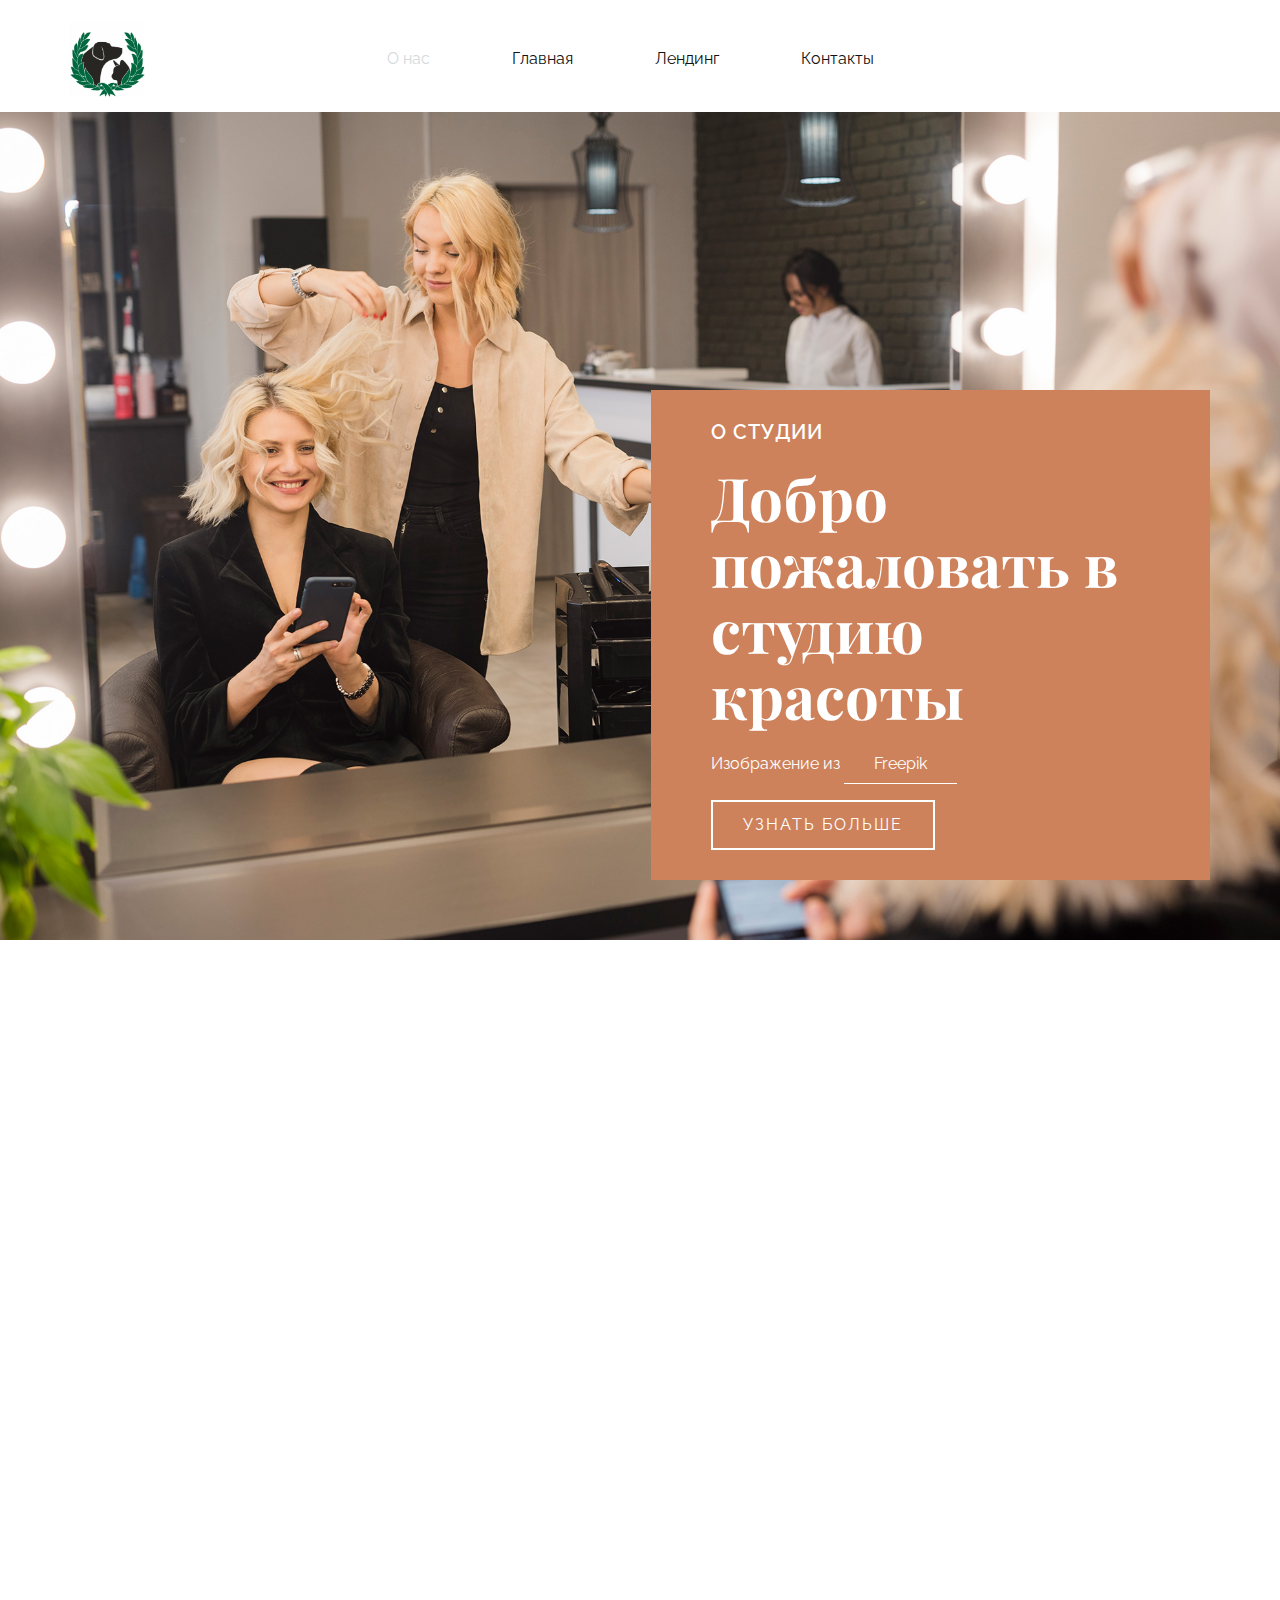
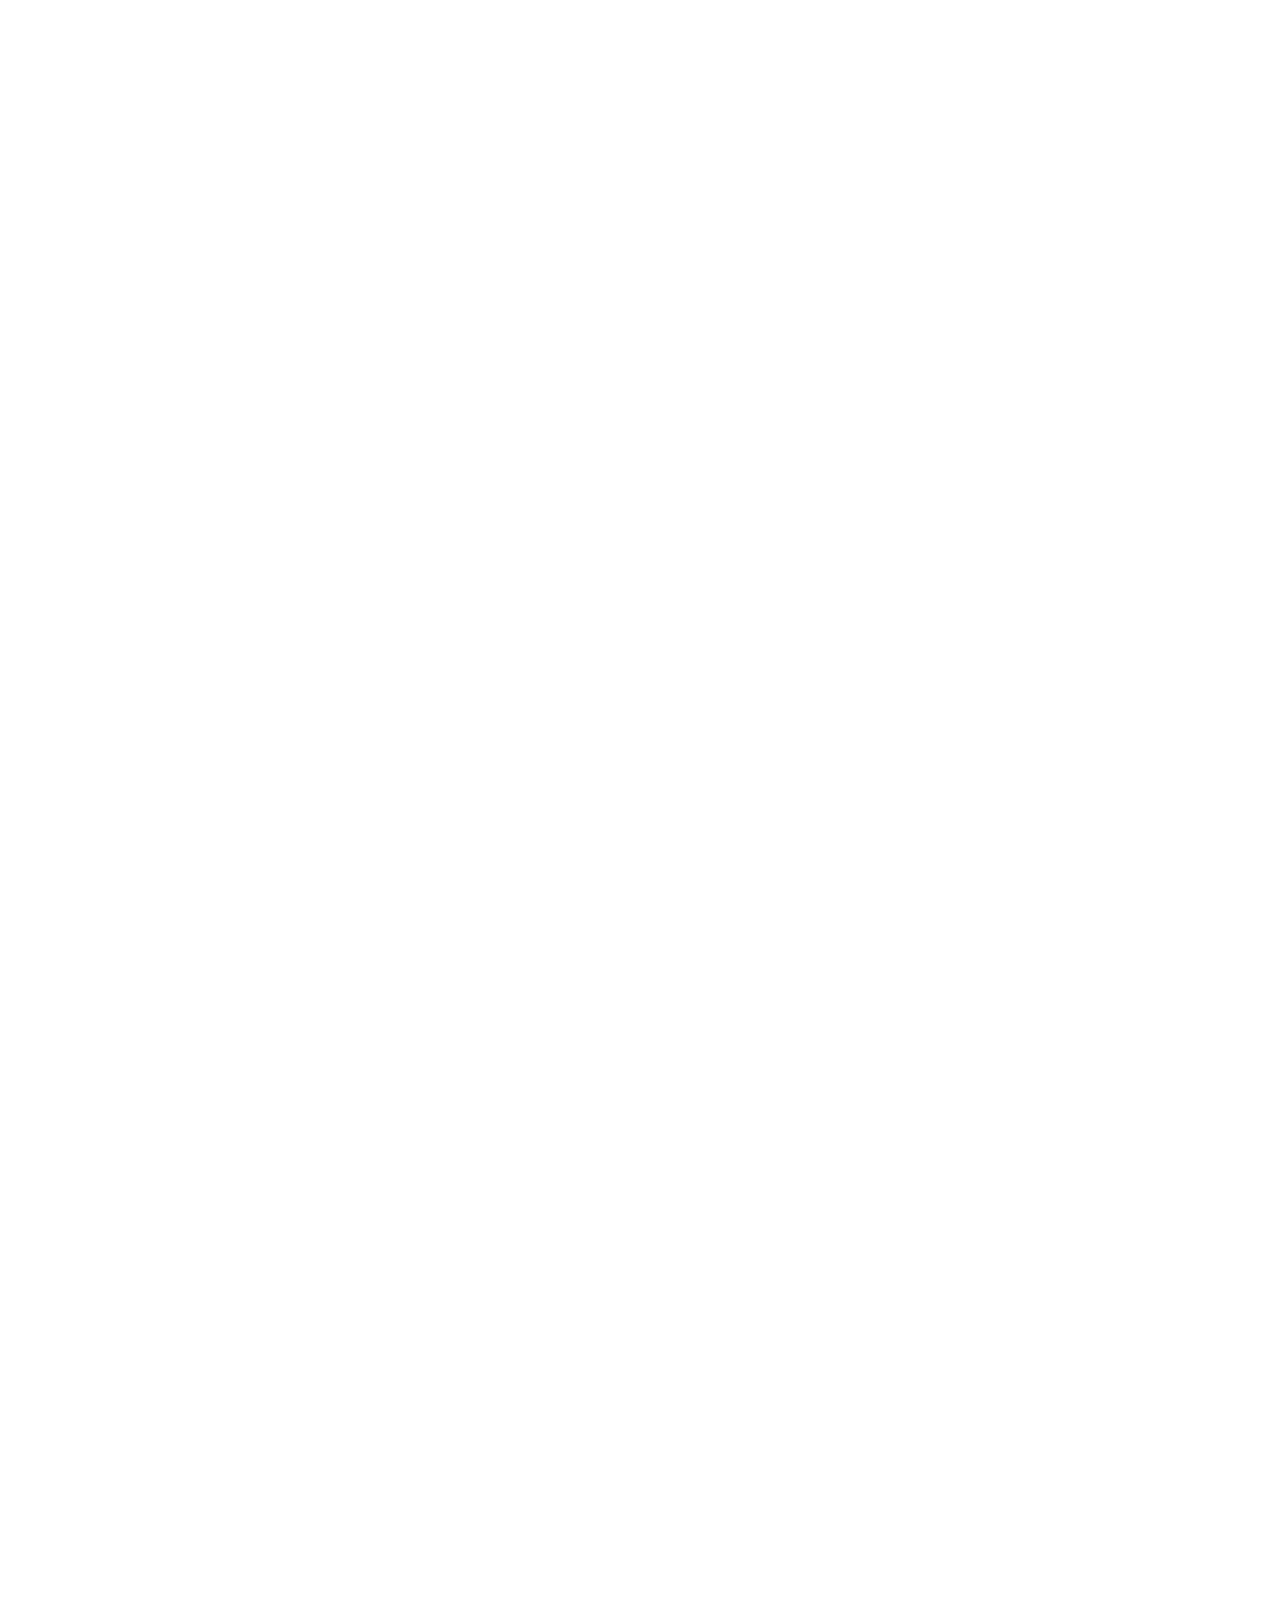
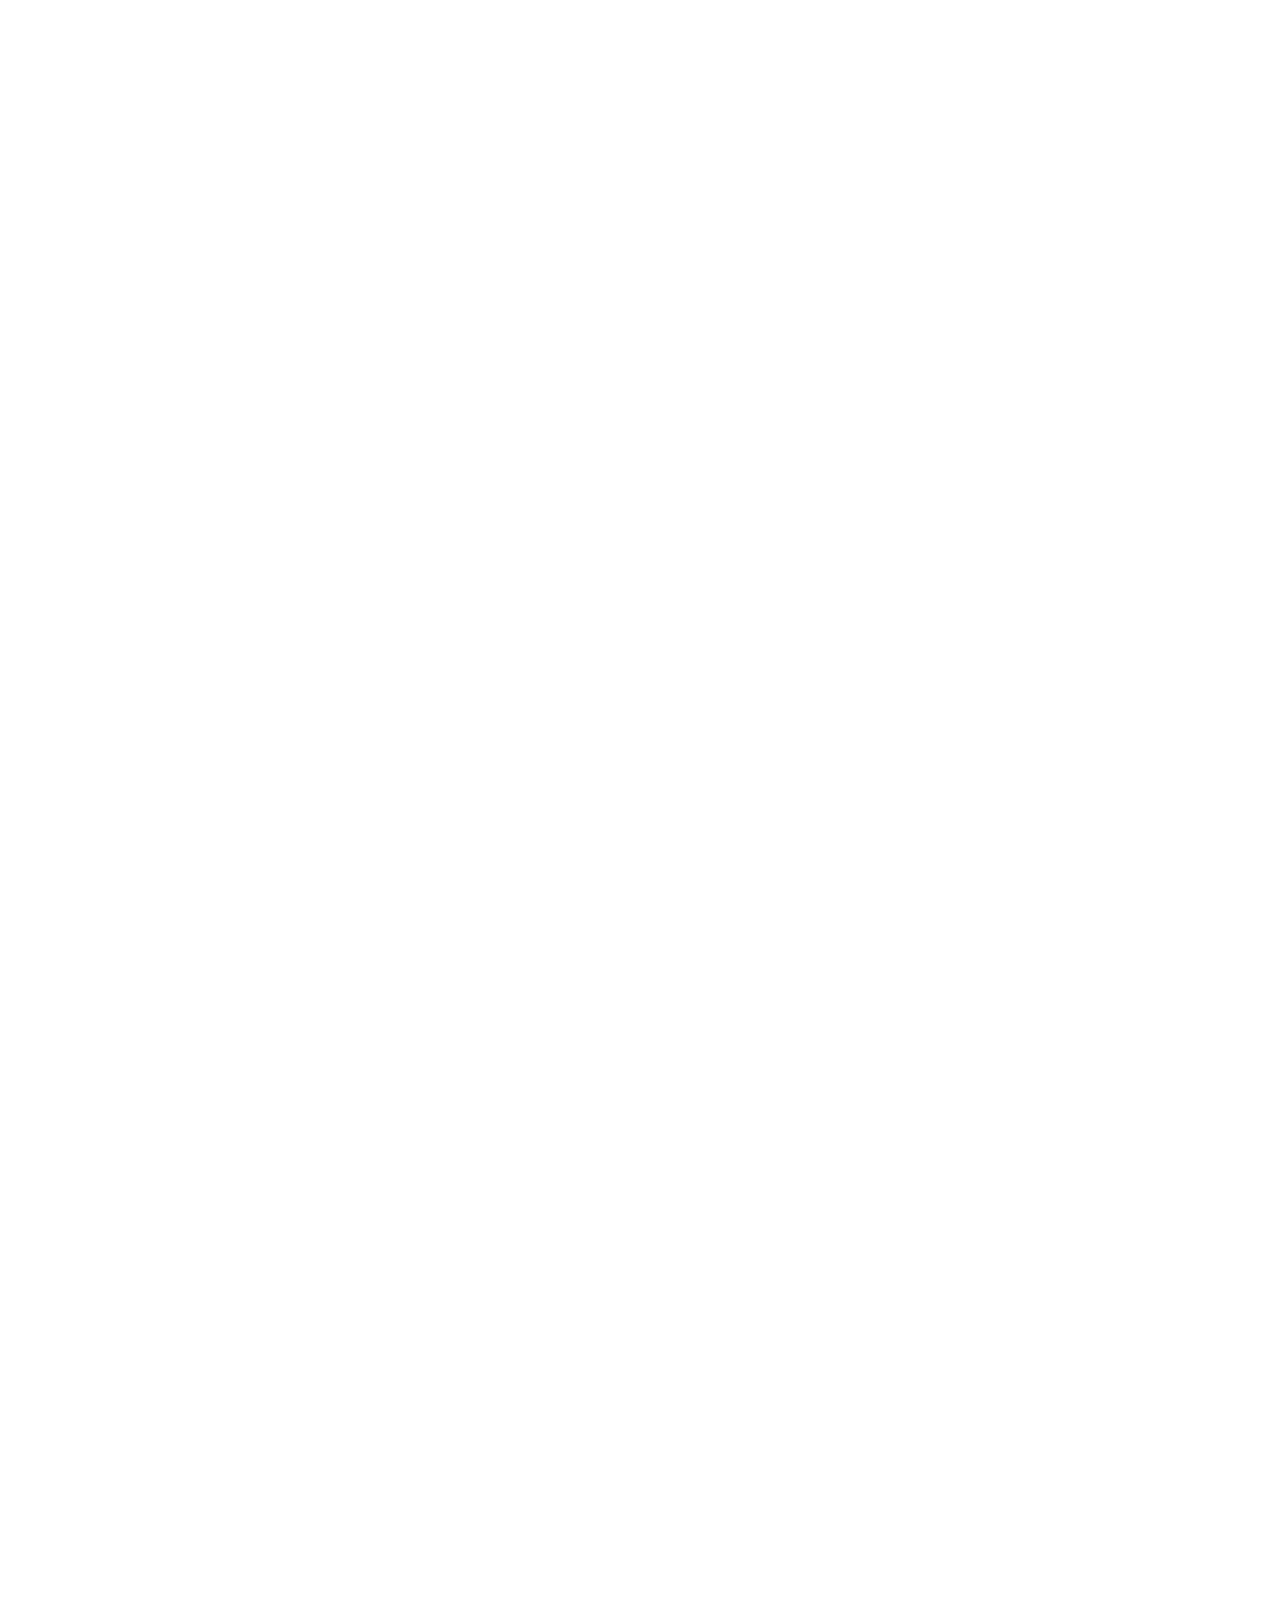
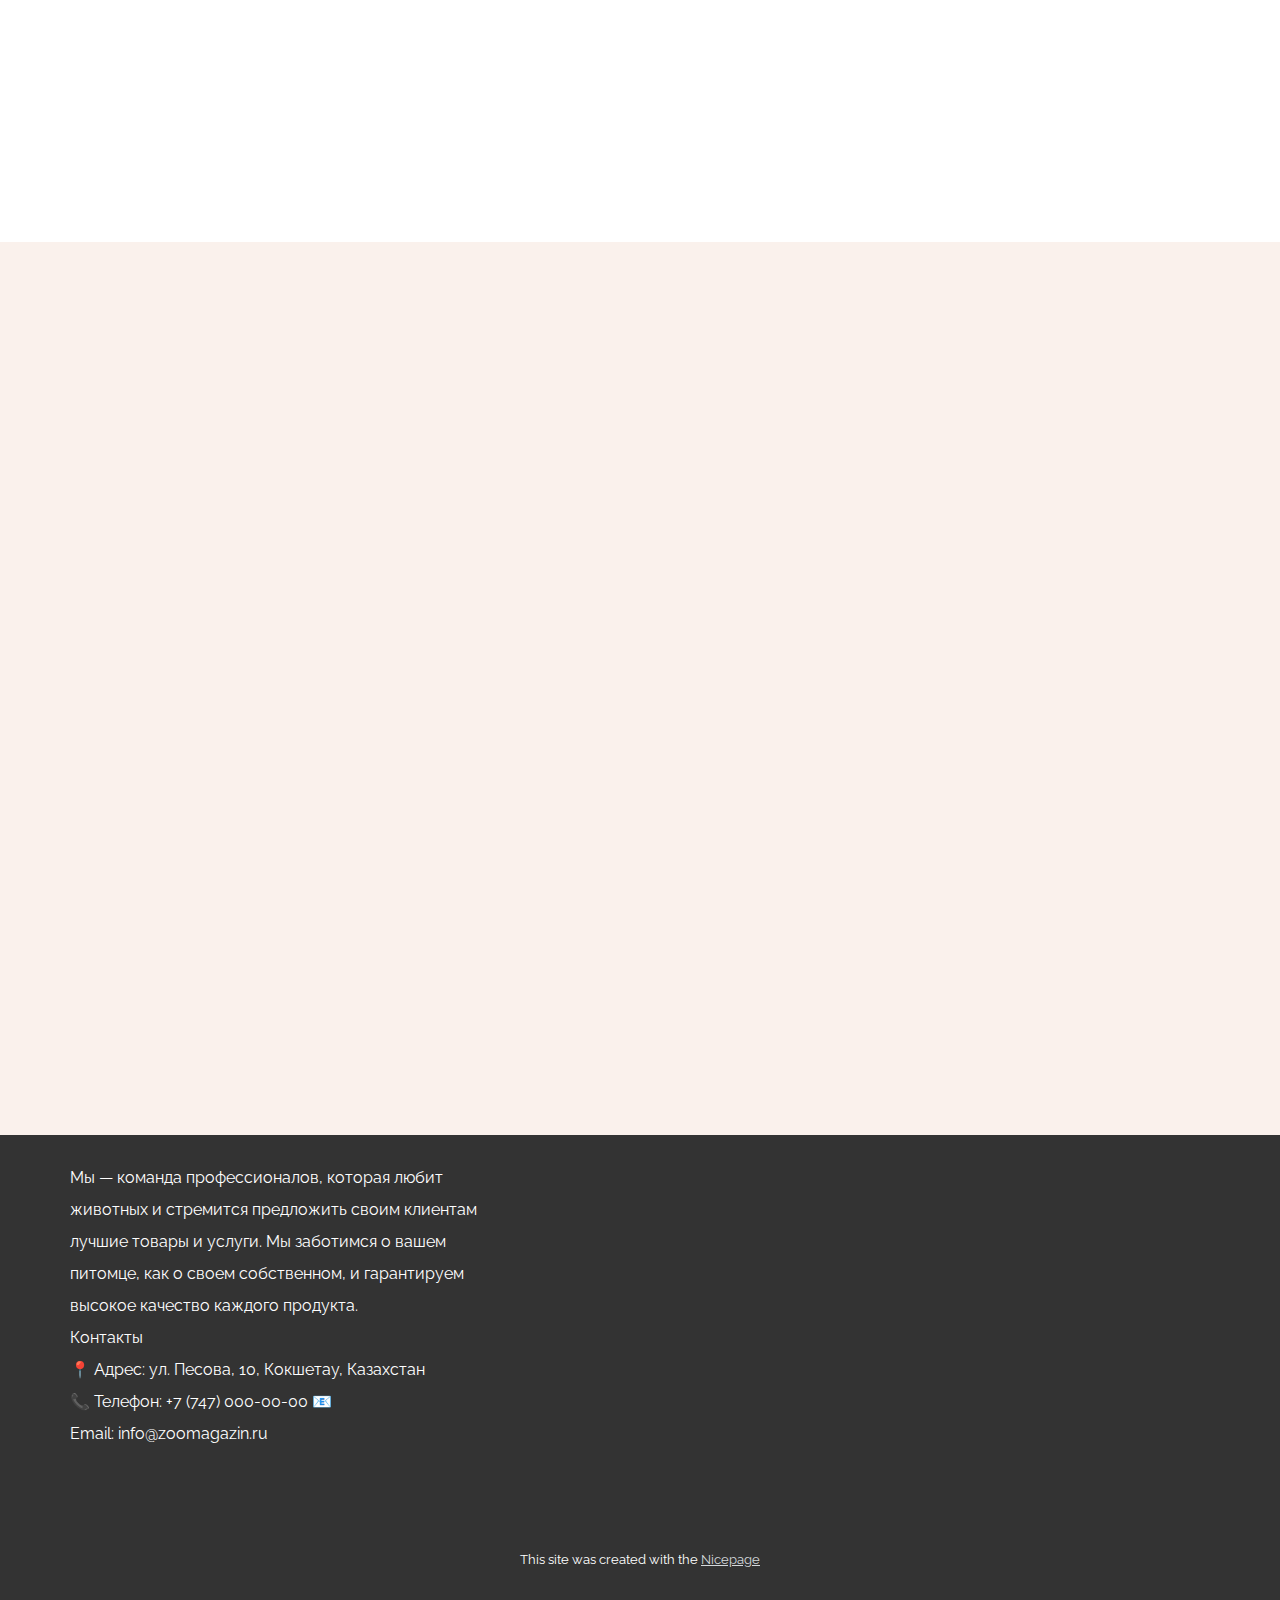
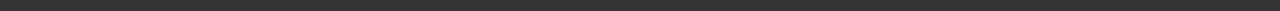
<file: О-нас.html>
<!DOCTYPE html>
<html style="font-size: 16px;" lang="ru"><head>
    <meta name="viewport" content="width=device-width, initial-scale=1.0">
    <meta charset="utf-8">
    <meta name="keywords" content="Добро пожаловать в студию красоты, Наши Мастера, Подписывайтесь на нас">
    <meta name="description" content="">
    <title>О нас</title>
    <link rel="stylesheet" href="nicepage.css" media="screen">
<link rel="stylesheet" href="О-нас.css" media="screen">
    <script class="u-script" type="text/javascript" src="jquery.js" defer=""></script>
    <script class="u-script" type="text/javascript" src="nicepage.js" defer=""></script>
    <meta name="generator" content="Nicepage 7.1.0, nicepage.com">
    <meta name="referrer" content="origin">
    <link id="u-theme-google-font" rel="stylesheet" href="https://fonts.googleapis.com/css?family=Playfair+Display:400,400i,500,500i,600,600i,700,700i,800,800i,900,900i|Raleway:100,100i,200,200i,300,300i,400,400i,500,500i,600,600i,700,700i,800,800i,900,900i">
    <link id="u-page-google-font" rel="stylesheet" href="https://fonts.googleapis.com/css?family=Playfair+Display:400,400i,500,500i,600,600i,700,700i,800,800i,900,900i|Montserrat:100,100i,200,200i,300,300i,400,400i,500,500i,600,600i,700,700i,800,800i,900,900i">
    
    
    
    
    
    
    
    
    
    <script type="application/ld+json">{
		"@context": "http://schema.org",
		"@type": "Organization",
		"name": "",
		"logo": "images/i4.webp"
}</script>
    <meta name="theme-color" content="#d4d9dc">
    <meta property="og:title" content="О нас">
    <meta property="og:type" content="website">
  <meta data-intl-tel-input-cdn-path="intlTelInput/"></head>
  <body data-path-to-root="./" data-include-products="false" class="u-body u-xl-mode" data-lang="ru"><header class="u-clearfix u-header u-header" id="sec-636f"><div class="u-clearfix u-sheet u-sheet-1">
        <a href="#" class="u-image u-logo u-image-1" data-image-width="945" data-image-height="945">
          <img src="images/i4.webp" class="u-logo-image u-logo-image-1">
        </a>
        <nav class="u-menu u-menu-one-level u-offcanvas u-menu-1">
          <div class="menu-collapse" style="font-size: 1rem; letter-spacing: 0px;">
            <a class="u-button-style u-custom-left-right-menu-spacing u-custom-padding-bottom u-custom-top-bottom-menu-spacing u-hamburger-link u-nav-link u-text-active-palette-1-base u-text-hover-palette-2-base" href="#">
              <svg class="u-svg-link" viewBox="0 0 24 24"><use xlink:href="#menu-hamburger"></use></svg>
              <svg class="u-svg-content" version="1.1" id="menu-hamburger" viewBox="0 0 16 16" x="0px" y="0px" xmlns:xlink="http://www.w3.org/1999/xlink" xmlns="http://www.w3.org/2000/svg"><g><rect y="1" width="16" height="2"></rect><rect y="7" width="16" height="2"></rect><rect y="13" width="16" height="2"></rect>
</g></svg>
            </a>
          </div>
          <div class="u-nav-container">
            <ul class="u-nav u-unstyled u-nav-1"><li class="u-nav-item"><a class="u-button-style u-nav-link u-text-active-palette-1-base u-text-hover-palette-2-base" href="О-нас.html" style="padding: 10px 41px;">О нас</a>
</li><li class="u-nav-item"><a class="u-button-style u-nav-link u-text-active-palette-1-base u-text-hover-palette-2-base" href="./" style="padding: 10px 41px;">Главная</a>
</li><li class="u-nav-item"><a class="u-button-style u-nav-link u-text-active-palette-1-base u-text-hover-palette-2-base" href="Лендинг.html" style="padding: 10px 41px;">Лендинг</a>
</li><li class="u-nav-item"><a class="u-button-style u-nav-link u-text-active-palette-1-base u-text-hover-palette-2-base" href="Контакты.html" style="padding: 10px 40px 10px 41px;">Контакты</a>
</li></ul>
          </div>
          <div class="u-nav-container-collapse">
            <div class="u-black u-container-style u-inner-container-layout u-opacity u-opacity-95 u-sidenav">
              <div class="u-inner-container-layout u-sidenav-overflow">
                <div class="u-menu-close"></div>
                <ul class="u-align-center u-nav u-popupmenu-items u-unstyled u-nav-2"><li class="u-nav-item"><a class="u-button-style u-nav-link" href="О-нас.html">О нас</a>
</li><li class="u-nav-item"><a class="u-button-style u-nav-link" href="./">Главная</a>
</li><li class="u-nav-item"><a class="u-button-style u-nav-link" href="Лендинг.html">Лендинг</a>
</li><li class="u-nav-item"><a class="u-button-style u-nav-link" href="Контакты.html">Контакты</a>
</li></ul>
              </div>
            </div>
            <div class="u-black u-menu-overlay u-opacity u-opacity-70"></div>
          </div>
        </nav>
      </div></header>
    <section class="u-clearfix u-image u-section-1" id="carousel_8f69" data-image-width="1980" data-image-height="1322">
      <div class="u-clearfix u-sheet u-sheet-1">
        <div class="u-align-left u-container-align-left u-container-style u-expanded-width-sm u-expanded-width-xs u-group u-palette-4-base u-shape-rectangle u-group-1">
          <div class="u-container-layout u-valign-middle u-container-layout-1">
            <h4 class="u-align-left u-text u-text-default u-text-1">О студии<br>
            </h4>
            <h1 class="u-align-left u-text u-text-2">Добро пожаловать в студию красоты</h1>
            <p class="u-align-left u-text u-text-3">Изображение из <a href="https://www.freepik.com" class="u-active-none u-border-1 u-border-active-palette-4-light-2 u-border-hover-palette-4-light-2 u-border-no-left u-border-no-right u-border-no-top u-border-white u-btn u-btn-1 u-button-link u-button-style u-hover-none u-none u-text-body-alt-color" target="_blank">Freepik</a>
            </p>
            <a href="#" class="u-active-white u-border-2 u-border-active-white u-border-hover-white u-border-white u-btn u-button-style u-hover-white u-palette-4-base u-btn-2">узнать больше</a>
          </div>
        </div>
      </div>
    </section>
    <section class="u-align-left u-clearfix u-container-align-center u-section-2" id="carousel_b29d">
      <div class="u-clearfix u-sheet u-valign-bottom u-sheet-1">
        <div class="data-layout-selected u-clearfix u-expanded-width u-layout-wrap u-layout-wrap-1">
          <div class="u-gutter-0 u-layout">
            <div class="u-layout-row">
              <div class="u-align-center u-container-align-center u-container-style u-image u-layout-cell u-right-cell u-size-30 u-image-1" data-image-width="1200" data-image-height="1575" data-animation-name="customAnimationIn" data-animation-duration="1500" data-animation-delay="500">
                <div class="u-container-layout u-container-layout-1"></div>
              </div>
              <div class="u-align-center u-container-align-center u-container-style u-grey-5 u-layout-cell u-left-cell u-shape-rectangle u-size-30 u-layout-cell-2" data-animation-name="customAnimationIn" data-animation-duration="1500" data-animation-delay="500">
                <div class="u-container-layout u-valign-middle u-container-layout-2">
                  <h3 class="u-align-center u-text u-text-palette-4-base u-text-1">Стиль</h3>
                  <p class="u-align-center u-text u-text-2">Стрижка от $40<br>Укладка феном от $65<br>Высокая прическа от $75<br>Пробная свадебная прическа от $150<br>Свадебная прическа по консультации<br>Наращивание по консультации 
                  </p>
                  <p class="u-align-center u-text u-text-3">Изображение из&nbsp;<b>
                      <a href="https://www.freepik.com/vectors/computer" class="u-border-1 u-border-active-palette-4-base u-border-black u-border-hover-palette-4-base u-border-no-left u-border-no-right u-border-no-top u-btn u-btn-1 u-button-link u-button-style u-none u-text-body-color" target="_blank" data-animation-name="" data-animation-duration="0" data-animation-delay="0" data-animation-direction="">Freepik</a></b>
                  </p>
                </div>
              </div>
            </div>
          </div>
        </div>
      </div>
    </section>
    <section class="u-align-left u-clearfix u-container-align-center u-section-3" id="carousel_46a4">
      <div class="u-clearfix u-sheet u-valign-top u-sheet-1">
        <div class="data-layout-selected u-clearfix u-expanded-width u-layout-wrap u-layout-wrap-1">
          <div class="u-gutter-0 u-layout">
            <div class="u-layout-row">
              <div class="u-align-center u-container-align-center u-container-style u-layout-cell u-palette-4-base u-right-cell u-size-30 u-layout-cell-1" data-animation-name="customAnimationIn" data-animation-duration="1500" data-animation-delay="500">
                <div class="u-container-layout u-valign-middle u-container-layout-1">
                  <h3 class="u-align-center u-text u-text-1">Цвет</h3>
                  <p class="u-align-center u-text u-text-2">Цвет в один процесс от $135 <br>Полутоновое мелирование от $175 <br>Полное мелирование от $200 <br>Балаяж от $250 <br>Тонер от $65 <br>Корректирующий цвет по консультации 
                  </p>
                  <p class="u-align-center u-text u-text-3">Изображение из&nbsp;<b>
                      <a href="https://www.freepik.com/vectors/computer" class="u-border-1 u-border-active-palette-4-light-2 u-border-hover-palette-4-light-2 u-border-no-left u-border-no-right u-border-no-top u-border-white u-btn u-btn-1 u-button-link u-button-style u-none u-text-body-alt-color" target="_blank" data-animation-name="" data-animation-duration="0" data-animation-delay="0" data-animation-direction="">Freepik</a></b>
                  </p>
                </div>
              </div>
              <div class="u-align-center u-container-align-center u-container-style u-image u-layout-cell u-left-cell u-shape-rectangle u-size-30 u-image-1" data-animation-name="customAnimationIn" data-animation-duration="1500" data-animation-delay="500" data-image-width="740" data-image-height="1112">
                <div class="u-container-layout u-container-layout-2"></div>
              </div>
            </div>
          </div>
        </div>
      </div>
    </section>
    <section class="u-align-left u-clearfix u-container-align-center u-section-4" id="carousel_7399">
      <div class="u-clearfix u-sheet u-valign-top u-sheet-1">
        <div class="data-layout-selected u-clearfix u-expanded-width u-layout-wrap u-layout-wrap-1">
          <div class="u-gutter-0 u-layout">
            <div class="u-layout-row">
              <div class="u-align-center u-container-align-center u-container-style u-image u-layout-cell u-right-cell u-size-30 u-image-1" data-animation-name="customAnimationIn" data-animation-duration="1500" data-animation-delay="500" data-image-width="740" data-image-height="1112">
                <div class="u-container-layout u-container-layout-1"></div>
              </div>
              <div class="u-align-center u-container-align-center u-container-style u-grey-5 u-layout-cell u-left-cell u-shape-rectangle u-size-30 u-layout-cell-2" data-animation-name="customAnimationIn" data-animation-duration="1500" data-animation-delay="500">
                <div class="u-container-layout u-valign-middle u-container-layout-2">
                  <h3 class="u-align-center u-text u-text-palette-4-base u-text-1">Процедуры</h3>
                  <p class="u-align-center u-text u-text-2">Лечение Olaplex $50 <br>Экспресс-кондиционирование $45 <br>Глубокое кондиционирование $65 <br>Кератиновое лечение от $250 <br>Японское выпрямление от $400 
                  </p>
                  <p class="u-align-center u-text u-text-3">Изображение из&nbsp;<b>
                      <a href="https://www.freepik.com/vectors/computer" class="u-border-1 u-border-active-palette-4-base u-border-black u-border-hover-palette-4-base u-border-no-left u-border-no-right u-border-no-top u-btn u-btn-1 u-button-link u-button-style u-none u-text-body-color" target="_blank" data-animation-name="" data-animation-duration="0" data-animation-delay="0" data-animation-direction="">Freepik</a></b>
                  </p>
                </div>
              </div>
            </div>
          </div>
        </div>
      </div>
    </section>
    <section class="u-clearfix u-container-align-center u-white u-section-5" id="carousel_900e">
      <div class="u-clearfix u-sheet u-valign-middle u-sheet-1">
        <h2 class="u-align-center u-text u-text-default u-text-palette-4-base u-text-1" data-animation-name="customAnimationIn" data-animation-duration="1500" data-animation-delay="500">Наши Мастера</h2>
        <div class="u-expanded-width u-list u-list-1">
          <div class="u-repeater u-repeater-1">
            <div class="u-container-style u-image u-list-item u-repeater-item u-shading u-image-1" data-image-width="726" data-image-height="863" data-animation-name="flipIn" data-animation-duration="1500" data-animation-direction="X" data-animation-delay="500">
              <div class="u-container-layout u-similar-container u-valign-bottom u-container-layout-1">
                <h4 class="u-text u-text-default u-text-2" data-animation-direction="Down" data-animation-name="customAnimationIn" data-animation-duration="1500" data-animation-delay="1250">&nbsp;Мила Паркер</h4>
                <div class="u-social-icons u-spacing-10 u-social-icons-1" data-animation-name="customAnimationIn" data-animation-duration="1500" data-animation-delay="1250">
                  <a class="u-social-url" title="facebook" target="_blank" href="https://facebook.com/name">
                    <span class="u-icon u-social-facebook u-social-icon u-text-white u-icon-1">
                      <svg class="u-svg-link" preserveAspectRatio="xMidYMin slice" viewBox="0 0 112 112" style=""><use xlink:href="#svg-9216"></use></svg>
                      <svg class="u-svg-content" viewBox="0 0 112 112" x="0" y="0" id="svg-9216"><path fill="currentColor" d="M75.5,28.8H65.4c-1.5,0-4,0.9-4,4.3v9.4h13.9l-1.5,15.8H61.4v45.1H42.8V58.3h-8.8V42.4h8.8V32.2
c0-7.4,3.4-18.8,18.8-18.8h13.8v15.4H75.5z"></path></svg>
                    </span>
                  </a>
                  <a class="u-social-url" title="twitter" target="_blank" href="https://twitter.com/name">
                    <span class="u-icon u-social-icon u-social-twitter u-text-white u-icon-2">
                      <svg class="u-svg-link" preserveAspectRatio="xMidYMin slice" viewBox="0 0 112 112" style=""><use xlink:href="#svg-037c"></use></svg>
                      <svg class="u-svg-content" viewBox="0 0 112 112" x="0" y="0" id="svg-037c"><path fill="currentColor" d="M92.2,38.2c0,0.8,0,1.6,0,2.3c0,24.3-18.6,52.4-52.6,52.4c-10.6,0.1-20.2-2.9-28.5-8.2
	c1.4,0.2,2.9,0.2,4.4,0.2c8.7,0,16.7-2.9,23-7.9c-8.1-0.2-14.9-5.5-17.3-12.8c1.1,0.2,2.4,0.2,3.4,0.2c1.6,0,3.3-0.2,4.8-0.7
	c-8.4-1.6-14.9-9.2-14.9-18c0-0.2,0-0.2,0-0.2c2.5,1.4,5.4,2.2,8.4,2.3c-5-3.3-8.3-8.9-8.3-15.4c0-3.4,1-6.5,2.5-9.2
	c9.1,11.1,22.7,18.5,38,19.2c-0.2-1.4-0.4-2.8-0.4-4.3c0.1-10,8.3-18.2,18.5-18.2c5.4,0,10.1,2.2,13.5,5.7c4.3-0.8,8.1-2.3,11.7-4.5
	c-1.4,4.3-4.3,7.9-8.1,10.1c3.7-0.4,7.3-1.4,10.6-2.9C98.9,32.3,95.7,35.5,92.2,38.2z"></path></svg>
                    </span>
                  </a>
                  <a class="u-social-url" title="instagram" target="_blank" href="https://instagram.com/name">
                    <span class="u-icon u-social-icon u-social-instagram u-text-white u-icon-3">
                      <svg class="u-svg-link" preserveAspectRatio="xMidYMin slice" viewBox="0 0 112 112" style=""><use xlink:href="#svg-07c3"></use></svg>
                      <svg class="u-svg-content" viewBox="0 0 112 112" x="0" y="0" id="svg-07c3"><path fill="currentColor" d="M55.9,32.9c-12.8,0-23.2,10.4-23.2,23.2s10.4,23.2,23.2,23.2s23.2-10.4,23.2-23.2S68.7,32.9,55.9,32.9z
	 M55.9,69.4c-7.4,0-13.3-6-13.3-13.3c-0.1-7.4,6-13.3,13.3-13.3s13.3,6,13.3,13.3C69.3,63.5,63.3,69.4,55.9,69.4z"></path><path fill="#FFFFFF" d="M79.7,26.8c-3,0-5.4,2.5-5.4,5.4s2.5,5.4,5.4,5.4c3,0,5.4-2.5,5.4-5.4S82.7,26.8,79.7,26.8z"></path><path fill="currentColor" d="M78.2,11H33.5C21,11,10.8,21.3,10.8,33.7v44.7c0,12.6,10.2,22.8,22.7,22.8h44.7c12.6,0,22.7-10.2,22.7-22.7
	V33.7C100.8,21.1,90.6,11,78.2,11z M91,78.4c0,7.1-5.8,12.8-12.8,12.8H33.5c-7.1,0-12.8-5.8-12.8-12.8V33.7
	c0-7.1,5.8-12.8,12.8-12.8h44.7c7.1,0,12.8,5.8,12.8,12.8V78.4z"></path></svg>
                    </span>
                  </a>
                </div>
              </div>
            </div>
            <div class="u-container-style u-image u-list-item u-repeater-item u-shading u-image-2" data-image-width="726" data-image-height="863" data-animation-name="flipIn" data-animation-duration="1500" data-animation-direction="X" data-animation-delay="500">
              <div class="u-container-layout u-similar-container u-valign-bottom u-container-layout-2">
                <h4 class="u-text u-text-default u-text-3" data-animation-direction="Down" data-animation-name="customAnimationIn" data-animation-duration="1500" data-animation-delay="1250">Селия Альмеда</h4>
                <div class="u-social-icons u-spacing-10 u-social-icons-2" data-animation-name="customAnimationIn" data-animation-duration="1500" data-animation-delay="1250">
                  <a class="u-social-url" title="facebook" target="_blank" href="https://facebook.com/name">
                    <span class="u-icon u-social-facebook u-social-icon u-text-white u-icon-4">
                      <svg class="u-svg-link" preserveAspectRatio="xMidYMin slice" viewBox="0 0 112 112" style=""><use xlink:href="#svg-561b"></use></svg>
                      <svg class="u-svg-content" viewBox="0 0 112 112" x="0" y="0" id="svg-561b"><path fill="currentColor" d="M75.5,28.8H65.4c-1.5,0-4,0.9-4,4.3v9.4h13.9l-1.5,15.8H61.4v45.1H42.8V58.3h-8.8V42.4h8.8V32.2
c0-7.4,3.4-18.8,18.8-18.8h13.8v15.4H75.5z"></path></svg>
                    </span>
                  </a>
                  <a class="u-social-url" title="twitter" target="_blank" href="https://twitter.com/name">
                    <span class="u-icon u-social-icon u-social-twitter u-text-white u-icon-5">
                      <svg class="u-svg-link" preserveAspectRatio="xMidYMin slice" viewBox="0 0 112 112" style=""><use xlink:href="#svg-5af8"></use></svg>
                      <svg class="u-svg-content" viewBox="0 0 112 112" x="0" y="0" id="svg-5af8"><path fill="currentColor" d="M92.2,38.2c0,0.8,0,1.6,0,2.3c0,24.3-18.6,52.4-52.6,52.4c-10.6,0.1-20.2-2.9-28.5-8.2
	c1.4,0.2,2.9,0.2,4.4,0.2c8.7,0,16.7-2.9,23-7.9c-8.1-0.2-14.9-5.5-17.3-12.8c1.1,0.2,2.4,0.2,3.4,0.2c1.6,0,3.3-0.2,4.8-0.7
	c-8.4-1.6-14.9-9.2-14.9-18c0-0.2,0-0.2,0-0.2c2.5,1.4,5.4,2.2,8.4,2.3c-5-3.3-8.3-8.9-8.3-15.4c0-3.4,1-6.5,2.5-9.2
	c9.1,11.1,22.7,18.5,38,19.2c-0.2-1.4-0.4-2.8-0.4-4.3c0.1-10,8.3-18.2,18.5-18.2c5.4,0,10.1,2.2,13.5,5.7c4.3-0.8,8.1-2.3,11.7-4.5
	c-1.4,4.3-4.3,7.9-8.1,10.1c3.7-0.4,7.3-1.4,10.6-2.9C98.9,32.3,95.7,35.5,92.2,38.2z"></path></svg>
                    </span>
                  </a>
                  <a class="u-social-url" title="instagram" target="_blank" href="https://instagram.com/name">
                    <span class="u-icon u-social-icon u-social-instagram u-text-white u-icon-6">
                      <svg class="u-svg-link" preserveAspectRatio="xMidYMin slice" viewBox="0 0 112 112" style=""><use xlink:href="#svg-801c"></use></svg>
                      <svg class="u-svg-content" viewBox="0 0 112 112" x="0" y="0" id="svg-801c"><path fill="currentColor" d="M55.9,32.9c-12.8,0-23.2,10.4-23.2,23.2s10.4,23.2,23.2,23.2s23.2-10.4,23.2-23.2S68.7,32.9,55.9,32.9z
	 M55.9,69.4c-7.4,0-13.3-6-13.3-13.3c-0.1-7.4,6-13.3,13.3-13.3s13.3,6,13.3,13.3C69.3,63.5,63.3,69.4,55.9,69.4z"></path><path fill="#FFFFFF" d="M79.7,26.8c-3,0-5.4,2.5-5.4,5.4s2.5,5.4,5.4,5.4c3,0,5.4-2.5,5.4-5.4S82.7,26.8,79.7,26.8z"></path><path fill="currentColor" d="M78.2,11H33.5C21,11,10.8,21.3,10.8,33.7v44.7c0,12.6,10.2,22.8,22.7,22.8h44.7c12.6,0,22.7-10.2,22.7-22.7
	V33.7C100.8,21.1,90.6,11,78.2,11z M91,78.4c0,7.1-5.8,12.8-12.8,12.8H33.5c-7.1,0-12.8-5.8-12.8-12.8V33.7
	c0-7.1,5.8-12.8,12.8-12.8h44.7c7.1,0,12.8,5.8,12.8,12.8V78.4z"></path></svg>
                    </span>
                  </a>
                </div>
              </div>
            </div>
            <div class="u-container-style u-image u-list-item u-repeater-item u-shading u-image-3" data-image-width="740" data-image-height="1110" data-animation-name="flipIn" data-animation-duration="1500" data-animation-direction="X" data-animation-delay="500">
              <div class="u-container-layout u-similar-container u-valign-bottom u-container-layout-3">
                <h4 class="u-text u-text-default u-text-4" data-animation-name="customAnimationIn" data-animation-duration="1500" data-animation-delay="1250">Энн Смит</h4>
                <div class="u-social-icons u-spacing-10 u-social-icons-3" data-animation-name="customAnimationIn" data-animation-duration="1500" data-animation-delay="1250">
                  <a class="u-social-url" title="facebook" target="_blank" href="https://facebook.com/name">
                    <span class="u-icon u-social-facebook u-social-icon u-text-white u-icon-7">
                      <svg class="u-svg-link" preserveAspectRatio="xMidYMin slice" viewBox="0 0 112 112" style=""><use xlink:href="#svg-9224"></use></svg>
                      <svg class="u-svg-content" viewBox="0 0 112 112" x="0" y="0" id="svg-9224"><path fill="currentColor" d="M75.5,28.8H65.4c-1.5,0-4,0.9-4,4.3v9.4h13.9l-1.5,15.8H61.4v45.1H42.8V58.3h-8.8V42.4h8.8V32.2
c0-7.4,3.4-18.8,18.8-18.8h13.8v15.4H75.5z"></path></svg>
                    </span>
                  </a>
                  <a class="u-social-url" title="twitter" target="_blank" href="https://twitter.com/name">
                    <span class="u-icon u-social-icon u-social-twitter u-text-white u-icon-8">
                      <svg class="u-svg-link" preserveAspectRatio="xMidYMin slice" viewBox="0 0 112 112" style=""><use xlink:href="#svg-fc7d"></use></svg>
                      <svg class="u-svg-content" viewBox="0 0 112 112" x="0" y="0" id="svg-fc7d"><path fill="currentColor" d="M92.2,38.2c0,0.8,0,1.6,0,2.3c0,24.3-18.6,52.4-52.6,52.4c-10.6,0.1-20.2-2.9-28.5-8.2
	c1.4,0.2,2.9,0.2,4.4,0.2c8.7,0,16.7-2.9,23-7.9c-8.1-0.2-14.9-5.5-17.3-12.8c1.1,0.2,2.4,0.2,3.4,0.2c1.6,0,3.3-0.2,4.8-0.7
	c-8.4-1.6-14.9-9.2-14.9-18c0-0.2,0-0.2,0-0.2c2.5,1.4,5.4,2.2,8.4,2.3c-5-3.3-8.3-8.9-8.3-15.4c0-3.4,1-6.5,2.5-9.2
	c9.1,11.1,22.7,18.5,38,19.2c-0.2-1.4-0.4-2.8-0.4-4.3c0.1-10,8.3-18.2,18.5-18.2c5.4,0,10.1,2.2,13.5,5.7c4.3-0.8,8.1-2.3,11.7-4.5
	c-1.4,4.3-4.3,7.9-8.1,10.1c3.7-0.4,7.3-1.4,10.6-2.9C98.9,32.3,95.7,35.5,92.2,38.2z"></path></svg>
                    </span>
                  </a>
                  <a class="u-social-url" title="instagram" target="_blank" href="https://instagram.com/name">
                    <span class="u-icon u-social-icon u-social-instagram u-text-white u-icon-9">
                      <svg class="u-svg-link" preserveAspectRatio="xMidYMin slice" viewBox="0 0 112 112" style=""><use xlink:href="#svg-65bc"></use></svg>
                      <svg class="u-svg-content" viewBox="0 0 112 112" x="0" y="0" id="svg-65bc"><path fill="currentColor" d="M55.9,32.9c-12.8,0-23.2,10.4-23.2,23.2s10.4,23.2,23.2,23.2s23.2-10.4,23.2-23.2S68.7,32.9,55.9,32.9z
	 M55.9,69.4c-7.4,0-13.3-6-13.3-13.3c-0.1-7.4,6-13.3,13.3-13.3s13.3,6,13.3,13.3C69.3,63.5,63.3,69.4,55.9,69.4z"></path><path fill="#FFFFFF" d="M79.7,26.8c-3,0-5.4,2.5-5.4,5.4s2.5,5.4,5.4,5.4c3,0,5.4-2.5,5.4-5.4S82.7,26.8,79.7,26.8z"></path><path fill="currentColor" d="M78.2,11H33.5C21,11,10.8,21.3,10.8,33.7v44.7c0,12.6,10.2,22.8,22.7,22.8h44.7c12.6,0,22.7-10.2,22.7-22.7
	V33.7C100.8,21.1,90.6,11,78.2,11z M91,78.4c0,7.1-5.8,12.8-12.8,12.8H33.5c-7.1,0-12.8-5.8-12.8-12.8V33.7
	c0-7.1,5.8-12.8,12.8-12.8h44.7c7.1,0,12.8,5.8,12.8,12.8V78.4z"></path></svg>
                    </span>
                  </a>
                </div>
              </div>
            </div>
            <div class="u-container-style u-image u-list-item u-repeater-item u-shading u-image-4" data-image-width="740" data-image-height="1110" data-animation-name="flipIn" data-animation-duration="1500" data-animation-direction="X" data-animation-delay="500">
              <div class="u-container-layout u-similar-container u-valign-bottom u-container-layout-4">
                <h4 class="u-text u-text-default u-text-5" data-animation-direction="Down" data-animation-name="customAnimationIn" data-animation-duration="1500" data-animation-delay="1250">Моника Пули</h4>
                <div class="u-social-icons u-spacing-10 u-social-icons-4" data-animation-name="customAnimationIn" data-animation-duration="1500" data-animation-delay="1250">
                  <a class="u-social-url" title="facebook" target="_blank" href="https://facebook.com/name">
                    <span class="u-icon u-social-facebook u-social-icon u-text-white u-icon-10">
                      <svg class="u-svg-link" preserveAspectRatio="xMidYMin slice" viewBox="0 0 112 112" style=""><use xlink:href="#svg-386d"></use></svg>
                      <svg class="u-svg-content" viewBox="0 0 112 112" x="0" y="0" id="svg-386d"><path fill="currentColor" d="M75.5,28.8H65.4c-1.5,0-4,0.9-4,4.3v9.4h13.9l-1.5,15.8H61.4v45.1H42.8V58.3h-8.8V42.4h8.8V32.2
c0-7.4,3.4-18.8,18.8-18.8h13.8v15.4H75.5z"></path></svg>
                    </span>
                  </a>
                  <a class="u-social-url" title="twitter" target="_blank" href="https://twitter.com/name">
                    <span class="u-icon u-social-icon u-social-twitter u-text-white u-icon-11">
                      <svg class="u-svg-link" preserveAspectRatio="xMidYMin slice" viewBox="0 0 112 112" style=""><use xlink:href="#svg-1f66"></use></svg>
                      <svg class="u-svg-content" viewBox="0 0 112 112" x="0" y="0" id="svg-1f66"><path fill="currentColor" d="M92.2,38.2c0,0.8,0,1.6,0,2.3c0,24.3-18.6,52.4-52.6,52.4c-10.6,0.1-20.2-2.9-28.5-8.2
	c1.4,0.2,2.9,0.2,4.4,0.2c8.7,0,16.7-2.9,23-7.9c-8.1-0.2-14.9-5.5-17.3-12.8c1.1,0.2,2.4,0.2,3.4,0.2c1.6,0,3.3-0.2,4.8-0.7
	c-8.4-1.6-14.9-9.2-14.9-18c0-0.2,0-0.2,0-0.2c2.5,1.4,5.4,2.2,8.4,2.3c-5-3.3-8.3-8.9-8.3-15.4c0-3.4,1-6.5,2.5-9.2
	c9.1,11.1,22.7,18.5,38,19.2c-0.2-1.4-0.4-2.8-0.4-4.3c0.1-10,8.3-18.2,18.5-18.2c5.4,0,10.1,2.2,13.5,5.7c4.3-0.8,8.1-2.3,11.7-4.5
	c-1.4,4.3-4.3,7.9-8.1,10.1c3.7-0.4,7.3-1.4,10.6-2.9C98.9,32.3,95.7,35.5,92.2,38.2z"></path></svg>
                    </span>
                  </a>
                  <a class="u-social-url" title="instagram" target="_blank" href="https://instagram.com/name">
                    <span class="u-icon u-social-icon u-social-instagram u-text-white u-icon-12">
                      <svg class="u-svg-link" preserveAspectRatio="xMidYMin slice" viewBox="0 0 112 112" style=""><use xlink:href="#svg-8bf6"></use></svg>
                      <svg class="u-svg-content" viewBox="0 0 112 112" x="0" y="0" id="svg-8bf6"><path fill="currentColor" d="M55.9,32.9c-12.8,0-23.2,10.4-23.2,23.2s10.4,23.2,23.2,23.2s23.2-10.4,23.2-23.2S68.7,32.9,55.9,32.9z
	 M55.9,69.4c-7.4,0-13.3-6-13.3-13.3c-0.1-7.4,6-13.3,13.3-13.3s13.3,6,13.3,13.3C69.3,63.5,63.3,69.4,55.9,69.4z"></path><path fill="#FFFFFF" d="M79.7,26.8c-3,0-5.4,2.5-5.4,5.4s2.5,5.4,5.4,5.4c3,0,5.4-2.5,5.4-5.4S82.7,26.8,79.7,26.8z"></path><path fill="currentColor" d="M78.2,11H33.5C21,11,10.8,21.3,10.8,33.7v44.7c0,12.6,10.2,22.8,22.7,22.8h44.7c12.6,0,22.7-10.2,22.7-22.7
	V33.7C100.8,21.1,90.6,11,78.2,11z M91,78.4c0,7.1-5.8,12.8-12.8,12.8H33.5c-7.1,0-12.8-5.8-12.8-12.8V33.7
	c0-7.1,5.8-12.8,12.8-12.8h44.7c7.1,0,12.8,5.8,12.8,12.8V78.4z"></path></svg>
                    </span>
                  </a>
                </div>
              </div>
            </div>
            <div class="u-container-style u-image u-list-item u-repeater-item u-shading u-image-5" data-image-width="740" data-image-height="1110" data-animation-name="flipIn" data-animation-duration="1500" data-animation-direction="X" data-animation-delay="500">
              <div class="u-container-layout u-similar-container u-valign-bottom u-container-layout-5">
                <h4 class="u-text u-text-default u-text-6" data-animation-direction="Down" data-animation-name="customAnimationIn" data-animation-duration="1500" data-animation-delay="1250">Саша Пейн</h4>
                <div class="u-social-icons u-spacing-10 u-social-icons-5" data-animation-name="customAnimationIn" data-animation-duration="1500" data-animation-delay="1250">
                  <a class="u-social-url" title="facebook" target="_blank" href="https://facebook.com/name">
                    <span class="u-icon u-social-facebook u-social-icon u-text-white u-icon-13">
                      <svg class="u-svg-link" preserveAspectRatio="xMidYMin slice" viewBox="0 0 112 112" style=""><use xlink:href="#svg-5fce"></use></svg>
                      <svg class="u-svg-content" viewBox="0 0 112 112" x="0" y="0" id="svg-5fce"><path fill="currentColor" d="M75.5,28.8H65.4c-1.5,0-4,0.9-4,4.3v9.4h13.9l-1.5,15.8H61.4v45.1H42.8V58.3h-8.8V42.4h8.8V32.2
c0-7.4,3.4-18.8,18.8-18.8h13.8v15.4H75.5z"></path></svg>
                    </span>
                  </a>
                  <a class="u-social-url" title="twitter" target="_blank" href="https://twitter.com/name">
                    <span class="u-icon u-social-icon u-social-twitter u-text-white u-icon-14">
                      <svg class="u-svg-link" preserveAspectRatio="xMidYMin slice" viewBox="0 0 112 112" style=""><use xlink:href="#svg-8f65"></use></svg>
                      <svg class="u-svg-content" viewBox="0 0 112 112" x="0" y="0" id="svg-8f65"><path fill="currentColor" d="M92.2,38.2c0,0.8,0,1.6,0,2.3c0,24.3-18.6,52.4-52.6,52.4c-10.6,0.1-20.2-2.9-28.5-8.2
	c1.4,0.2,2.9,0.2,4.4,0.2c8.7,0,16.7-2.9,23-7.9c-8.1-0.2-14.9-5.5-17.3-12.8c1.1,0.2,2.4,0.2,3.4,0.2c1.6,0,3.3-0.2,4.8-0.7
	c-8.4-1.6-14.9-9.2-14.9-18c0-0.2,0-0.2,0-0.2c2.5,1.4,5.4,2.2,8.4,2.3c-5-3.3-8.3-8.9-8.3-15.4c0-3.4,1-6.5,2.5-9.2
	c9.1,11.1,22.7,18.5,38,19.2c-0.2-1.4-0.4-2.8-0.4-4.3c0.1-10,8.3-18.2,18.5-18.2c5.4,0,10.1,2.2,13.5,5.7c4.3-0.8,8.1-2.3,11.7-4.5
	c-1.4,4.3-4.3,7.9-8.1,10.1c3.7-0.4,7.3-1.4,10.6-2.9C98.9,32.3,95.7,35.5,92.2,38.2z"></path></svg>
                    </span>
                  </a>
                  <a class="u-social-url" title="instagram" target="_blank" href="https://instagram.com/name">
                    <span class="u-icon u-social-icon u-social-instagram u-text-white u-icon-15">
                      <svg class="u-svg-link" preserveAspectRatio="xMidYMin slice" viewBox="0 0 112 112" style=""><use xlink:href="#svg-9fa3"></use></svg>
                      <svg class="u-svg-content" viewBox="0 0 112 112" x="0" y="0" id="svg-9fa3"><path fill="currentColor" d="M55.9,32.9c-12.8,0-23.2,10.4-23.2,23.2s10.4,23.2,23.2,23.2s23.2-10.4,23.2-23.2S68.7,32.9,55.9,32.9z
	 M55.9,69.4c-7.4,0-13.3-6-13.3-13.3c-0.1-7.4,6-13.3,13.3-13.3s13.3,6,13.3,13.3C69.3,63.5,63.3,69.4,55.9,69.4z"></path><path fill="#FFFFFF" d="M79.7,26.8c-3,0-5.4,2.5-5.4,5.4s2.5,5.4,5.4,5.4c3,0,5.4-2.5,5.4-5.4S82.7,26.8,79.7,26.8z"></path><path fill="currentColor" d="M78.2,11H33.5C21,11,10.8,21.3,10.8,33.7v44.7c0,12.6,10.2,22.8,22.7,22.8h44.7c12.6,0,22.7-10.2,22.7-22.7
	V33.7C100.8,21.1,90.6,11,78.2,11z M91,78.4c0,7.1-5.8,12.8-12.8,12.8H33.5c-7.1,0-12.8-5.8-12.8-12.8V33.7
	c0-7.1,5.8-12.8,12.8-12.8h44.7c7.1,0,12.8,5.8,12.8,12.8V78.4z"></path></svg>
                    </span>
                  </a>
                </div>
              </div>
            </div>
            <div class="u-container-style u-image u-list-item u-repeater-item u-shading u-image-6" data-image-width="740" data-image-height="1110" data-animation-name="flipIn" data-animation-duration="1500" data-animation-direction="X" data-animation-delay="500">
              <div class="u-container-layout u-similar-container u-valign-bottom u-container-layout-6">
                <h4 class="u-text u-text-default u-text-7" data-animation-direction="Down" data-animation-name="customAnimationIn" data-animation-duration="1500" data-animation-delay="1250">Мила Оливер</h4>
                <div class="u-social-icons u-spacing-10 u-social-icons-6" data-animation-name="customAnimationIn" data-animation-duration="1500" data-animation-delay="1250">
                  <a class="u-social-url" title="facebook" target="_blank" href="https://facebook.com/name">
                    <span class="u-icon u-social-facebook u-social-icon u-text-white u-icon-16">
                      <svg class="u-svg-link" preserveAspectRatio="xMidYMin slice" viewBox="0 0 112 112" style=""><use xlink:href="#svg-e83e"></use></svg>
                      <svg class="u-svg-content" viewBox="0 0 112 112" x="0" y="0" id="svg-e83e"><path fill="currentColor" d="M75.5,28.8H65.4c-1.5,0-4,0.9-4,4.3v9.4h13.9l-1.5,15.8H61.4v45.1H42.8V58.3h-8.8V42.4h8.8V32.2
c0-7.4,3.4-18.8,18.8-18.8h13.8v15.4H75.5z"></path></svg>
                    </span>
                  </a>
                  <a class="u-social-url" title="twitter" target="_blank" href="https://twitter.com/name">
                    <span class="u-icon u-social-icon u-social-twitter u-text-white u-icon-17">
                      <svg class="u-svg-link" preserveAspectRatio="xMidYMin slice" viewBox="0 0 112 112" style=""><use xlink:href="#svg-61e3"></use></svg>
                      <svg class="u-svg-content" viewBox="0 0 112 112" x="0" y="0" id="svg-61e3"><path fill="currentColor" d="M92.2,38.2c0,0.8,0,1.6,0,2.3c0,24.3-18.6,52.4-52.6,52.4c-10.6,0.1-20.2-2.9-28.5-8.2
	c1.4,0.2,2.9,0.2,4.4,0.2c8.7,0,16.7-2.9,23-7.9c-8.1-0.2-14.9-5.5-17.3-12.8c1.1,0.2,2.4,0.2,3.4,0.2c1.6,0,3.3-0.2,4.8-0.7
	c-8.4-1.6-14.9-9.2-14.9-18c0-0.2,0-0.2,0-0.2c2.5,1.4,5.4,2.2,8.4,2.3c-5-3.3-8.3-8.9-8.3-15.4c0-3.4,1-6.5,2.5-9.2
	c9.1,11.1,22.7,18.5,38,19.2c-0.2-1.4-0.4-2.8-0.4-4.3c0.1-10,8.3-18.2,18.5-18.2c5.4,0,10.1,2.2,13.5,5.7c4.3-0.8,8.1-2.3,11.7-4.5
	c-1.4,4.3-4.3,7.9-8.1,10.1c3.7-0.4,7.3-1.4,10.6-2.9C98.9,32.3,95.7,35.5,92.2,38.2z"></path></svg>
                    </span>
                  </a>
                  <a class="u-social-url" title="instagram" target="_blank" href="https://instagram.com/name">
                    <span class="u-icon u-social-icon u-social-instagram u-text-white u-icon-18">
                      <svg class="u-svg-link" preserveAspectRatio="xMidYMin slice" viewBox="0 0 112 112" style=""><use xlink:href="#svg-1546"></use></svg>
                      <svg class="u-svg-content" viewBox="0 0 112 112" x="0" y="0" id="svg-1546"><path fill="currentColor" d="M55.9,32.9c-12.8,0-23.2,10.4-23.2,23.2s10.4,23.2,23.2,23.2s23.2-10.4,23.2-23.2S68.7,32.9,55.9,32.9z
	 M55.9,69.4c-7.4,0-13.3-6-13.3-13.3c-0.1-7.4,6-13.3,13.3-13.3s13.3,6,13.3,13.3C69.3,63.5,63.3,69.4,55.9,69.4z"></path><path fill="#FFFFFF" d="M79.7,26.8c-3,0-5.4,2.5-5.4,5.4s2.5,5.4,5.4,5.4c3,0,5.4-2.5,5.4-5.4S82.7,26.8,79.7,26.8z"></path><path fill="currentColor" d="M78.2,11H33.5C21,11,10.8,21.3,10.8,33.7v44.7c0,12.6,10.2,22.8,22.7,22.8h44.7c12.6,0,22.7-10.2,22.7-22.7
	V33.7C100.8,21.1,90.6,11,78.2,11z M91,78.4c0,7.1-5.8,12.8-12.8,12.8H33.5c-7.1,0-12.8-5.8-12.8-12.8V33.7
	c0-7.1,5.8-12.8,12.8-12.8h44.7c7.1,0,12.8,5.8,12.8,12.8V78.4z"></path></svg>
                    </span>
                  </a>
                </div>
              </div>
            </div>
          </div>
        </div>
        <p class="u-align-center u-text u-text-default u-text-8" data-animation-name="customAnimationIn" data-animation-duration="1750" data-animation-delay="1250">Изображения из <a href="https://www.freepik.com/" class="u-active-none u-border-1 u-border-active-palette-4-base u-border-black u-border-hover-palette-4-base u-border-no-left u-border-no-right u-border-no-top u-btn u-btn-1 u-button-link u-button-style u-hover-none u-none u-text-body-color" target="_blank" data-animation-name="" data-animation-duration="0" data-animation-delay="0" data-animation-direction="">Freepik</a>
        </p>
      </div>
    </section>
    <section class="u-clearfix u-container-align-center u-white u-section-6" id="carousel_f8c2">
      <div class="u-clearfix u-sheet u-valign-middle u-sheet-1">
        <div class="data-layout-selected u-clearfix u-expanded-width u-layout-wrap u-layout-wrap-1">
          <div class="u-layout">
            <div class="u-layout-row">
              <div class="u-container-align-center u-container-style u-layout-cell u-right-cell u-size-34-lg u-size-34-xl u-size-60-md u-size-60-sm u-size-60-xs u-layout-cell-1" data-animation-name="customAnimationIn" data-animation-duration="1500" data-animation-delay="500">
                <div class="u-container-layout u-valign-middle u-container-layout-1">
                  <div class="u-image u-image-circle u-image-1" data-image-width="1200" data-image-height="1200" data-animation-name="customAnimationIn" data-animation-duration="1500" data-animation-delay="250"></div>
                  <div class="u-palette-4-base u-preserve-proportions u-shape u-shape-circle u-shape-1" data-animation-name="customAnimationIn" data-animation-duration="1500" data-animation-delay="500"></div>
                </div>
              </div>
              <div class="u-align-center u-container-align-center u-container-style u-layout-cell u-left-cell u-size-26-lg u-size-26-xl u-size-60-md u-size-60-sm u-size-60-xs u-white u-layout-cell-2" data-animation-name="customAnimationIn" data-animation-duration="1500" data-animation-delay="500">
                <div class="u-container-layout u-valign-middle u-container-layout-2">
                  <h3 class="u-align-center u-text u-text-default u-text-1">Связаться с нами</h3>
                  <p class="u-align-center u-text u-text-2">Понедельник 10:00 - 19:00 <br>Вторник 10:00 - 19:00 <br>Среда 10:00 - 19:00 <br>Четверг 10:00 - 19:00 <br>Пятница 9:30 - 20:00 <br>Суббота 9:30 - 20:00 <br>Воскресенье ЗАКРЫТО 
                  </p>
                  <div class="u-align-center u-border-3 u-border-grey-25 u-line u-line-horizontal u-line-1"></div>
                  <h5 class="u-align-center u-custom-font u-font-montserrat u-text u-text-3">
                    <span style="font-weight: 700;">Телефон</span>: <a href="#" class="u-active-none u-border-1 u-border-active-black u-border-grey-70 u-border-hover-grey-75 u-border-no-left u-border-no-right u-border-no-top u-btn u-btn-1 u-button-link u-button-style u-hover-none u-none u-text-active-grey-60 u-text-body-color u-text-hover-grey-60" target="_blank" data-animation-name="" data-animation-duration="0" data-animation-delay="0" data-animation-direction="">1 (232) 252 55 22 </a>
                    <br>
                    <span style="font-weight: 700;">Местоположение</span>: 75 Street Sample, WI 63025 <br>
                    <span style="font-weight: 700;">Почта</span>: <a href="#" class="u-active-none u-border-1 u-border-active-black u-border-grey-70 u-border-hover-grey-75 u-border-no-left u-border-no-right u-border-no-top u-btn u-btn-2 u-button-link u-button-style u-hover-none u-none u-text-active-grey-60 u-text-body-color u-text-hover-grey-60" target="_blank" data-animation-name="" data-animation-duration="0" data-animation-delay="0" data-animation-direction="">template@sample.com</a>
                  </h5>
                  <p class="u-align-center u-text u-text-default u-text-4">Изображение из&nbsp;<b>
                      <a href="https://www.freepik.com" class="u-border-1 u-border-active-grey-60 u-border-grey-75 u-border-hover-grey-75 u-border-no-left u-border-no-right u-border-no-top u-bottom-left-radius-0 u-bottom-right-radius-0 u-btn u-btn-3 u-button-link u-button-style u-none u-radius-0 u-text-body-color u-top-left-radius-0 u-top-right-radius-0" target="_blank">Freepik</a></b>
                  </p>
                </div>
              </div>
            </div>
          </div>
        </div>
      </div>
    </section>
    <section class="u-clearfix u-container-align-center u-expanded-width-xl u-palette-4-light-3 u-section-7" id="sec-96cd">
      <div class="u-clearfix u-sheet u-valign-middle u-sheet-1">
        <div class="data-layout-selected u-clearfix u-expanded-width u-gutter-0 u-layout-wrap u-layout-wrap-1">
          <div class="u-gutter-0 u-layout">
            <div class="u-layout-row">
              <div class="u-size-28">
                <div class="u-layout-col">
                  <div class="u-align-left u-container-style u-image u-layout-cell u-left-cell u-size-60 u-image-1" data-image-width="1200" data-image-height="936" data-animation-name="customAnimationIn" data-animation-duration="1500">
                    <div class="u-container-layout u-container-layout-1"></div>
                  </div>
                </div>
              </div>
              <div class="u-size-32">
                <div class="u-layout-row">
                  <div class="u-container-align-left u-container-style u-layout-cell u-right-cell u-size-60 u-white u-layout-cell-2" data-animation-name="customAnimationIn" data-animation-duration="1750" data-animation-delay="500">
                    <div class="u-container-layout u-valign-middle u-container-layout-2">
                      <h3 class="u-align-left u-text u-text-1">Связаться с нами</h3>
                      <div class="custom-expanded u-form u-form-1">
                        <form action="https://forms.nicepagesrv.com/v2/form/process" class="u-block-5bd7-21 u-clearfix u-form-spacing-25 u-form-vertical u-inner-form" source="email"><!-- hidden inputs for siteId and pageId -->
                          <div class="u-form-group u-form-name">
                            <label for="name-e4cc" class="u-form-control-hidden u-label">Name</label>
                            <input type="text" placeholder="Enter your Name" id="name-e4cc" name="name" class="u-border-2 u-border-grey-75 u-border-no-left u-border-no-right u-border-no-top u-input u-input-rectangle" required="">
                          </div><!-- always visible -->
                          <div class="u-form-email u-form-group">
                            <label for="email-e4cc" class="u-form-control-hidden u-label">Email</label>
                            <input type="email" placeholder="Enter a valid email address" id="email-e4cc" name="email" class="u-border-2 u-border-grey-75 u-border-no-left u-border-no-right u-border-no-top u-input u-input-rectangle" required="">
                          </div>
                          <div class="u-form-group u-form-message">
                            <label for="message-e4cc" class="u-form-control-hidden u-label">Message</label>
                            <textarea placeholder="Enter your message" rows="4" cols="50" id="message-e4cc" name="message" class="u-border-2 u-border-grey-75 u-border-no-left u-border-no-right u-border-no-top u-input u-input-rectangle" required=""></textarea>
                          </div>
                          <div class="u-form-group u-form-submit">
                            <a href="#" class="u-active-black u-border-2 u-border-active-black u-border-grey-dark-1 u-border-hover-black u-btn u-btn-submit u-button-style u-hover-black u-none u-text-active-white u-text-hover-white u-btn-1">Представлять на рассмотрение</a>
                            <input type="submit" value="submit" class="u-form-control-hidden u-grey-5">
                          </div>
                          <div class="u-form-send-message u-form-send-success"> Thank you! Your message has been sent. </div>
                          <div class="u-form-send-error u-form-send-message"> Unable to send your message. Please fix errors then try again. </div>
                          <input type="hidden" value="" name="recaptchaResponse">
                          <input type="hidden" name="formServices" value="">
                        </form>
                      </div>
                      <h2 class="u-align-left u-text u-text-grey-70 u-text-2">Подписывайтесь на нас</h2>
                      <div class="u-social-icons u-spacing-10 u-social-icons-1">
                        <a class="u-social-url" title="facebook" target="_blank" href="https://facebook.com/name">
                          <span class="u-icon u-social-facebook u-social-icon u-icon-1">
                            <svg class="u-svg-link" preserveAspectRatio="xMidYMin slice" viewBox="0 0 112 112" style=""><use xlink:href="#svg-4071"></use></svg>
                            <svg class="u-svg-content" viewBox="0 0 112 112" x="0" y="0" id="svg-4071"><circle fill="currentColor" cx="56.1" cy="56.1" r="55"></circle><path fill="#FFFFFF" d="M73.5,31.6h-9.1c-1.4,0-3.6,0.8-3.6,3.9v8.5h12.6L72,58.3H60.8v40.8H43.9V58.3h-8V43.9h8v-9.2
c0-6.7,3.1-17,17-17h12.5v13.9H73.5z"></path></svg>
                          </span>
                        </a>
                        <a class="u-social-url" title="twitter" target="_blank" href="https://twitter.com/name">
                          <span class="u-icon u-social-icon u-social-twitter u-icon-2">
                            <svg class="u-svg-link" preserveAspectRatio="xMidYMin slice" viewBox="0 0 112 112" style=""><use xlink:href="#svg-a4fe"></use></svg>
                            <svg class="u-svg-content" viewBox="0 0 112 112" x="0" y="0" id="svg-a4fe"><circle fill="currentColor" class="st0" cx="56.1" cy="56.1" r="55"></circle><path fill="#FFFFFF" d="M83.8,47.3c0,0.6,0,1.2,0,1.7c0,17.7-13.5,38.2-38.2,38.2C38,87.2,31,85,25,81.2c1,0.1,2.1,0.2,3.2,0.2
c6.3,0,12.1-2.1,16.7-5.7c-5.9-0.1-10.8-4-12.5-9.3c0.8,0.2,1.7,0.2,2.5,0.2c1.2,0,2.4-0.2,3.5-0.5c-6.1-1.2-10.8-6.7-10.8-13.1
c0-0.1,0-0.1,0-0.2c1.8,1,3.9,1.6,6.1,1.7c-3.6-2.4-6-6.5-6-11.2c0-2.5,0.7-4.8,1.8-6.7c6.6,8.1,16.5,13.5,27.6,14
c-0.2-1-0.3-2-0.3-3.1c0-7.4,6-13.4,13.4-13.4c3.9,0,7.3,1.6,9.8,4.2c3.1-0.6,5.9-1.7,8.5-3.3c-1,3.1-3.1,5.8-5.9,7.4
c2.7-0.3,5.3-1,7.7-2.1C88.7,43,86.4,45.4,83.8,47.3z"></path></svg>
                          </span>
                        </a>
                        <a class="u-social-url" title="instagram" target="_blank" href="https://instagram.com/name">
                          <span class="u-icon u-social-icon u-social-instagram u-icon-3">
                            <svg class="u-svg-link" preserveAspectRatio="xMidYMin slice" viewBox="0 0 112 112" style=""><use xlink:href="#svg-be85"></use></svg>
                            <svg class="u-svg-content" viewBox="0 0 112 112" x="0" y="0" id="svg-be85"><circle fill="currentColor" cx="56.1" cy="56.1" r="55"></circle><path fill="#FFFFFF" d="M55.9,38.2c-9.9,0-17.9,8-17.9,17.9C38,66,46,74,55.9,74c9.9,0,17.9-8,17.9-17.9C73.8,46.2,65.8,38.2,55.9,38.2
z M55.9,66.4c-5.7,0-10.3-4.6-10.3-10.3c-0.1-5.7,4.6-10.3,10.3-10.3c5.7,0,10.3,4.6,10.3,10.3C66.2,61.8,61.6,66.4,55.9,66.4z"></path><path fill="#FFFFFF" d="M74.3,33.5c-2.3,0-4.2,1.9-4.2,4.2s1.9,4.2,4.2,4.2s4.2-1.9,4.2-4.2S76.6,33.5,74.3,33.5z"></path><path fill="#FFFFFF" d="M73.1,21.3H38.6c-9.7,0-17.5,7.9-17.5,17.5v34.5c0,9.7,7.9,17.6,17.5,17.6h34.5c9.7,0,17.5-7.9,17.5-17.5V38.8
C90.6,29.1,82.7,21.3,73.1,21.3z M83,73.3c0,5.5-4.5,9.9-9.9,9.9H38.6c-5.5,0-9.9-4.5-9.9-9.9V38.8c0-5.5,4.5-9.9,9.9-9.9h34.5
c5.5,0,9.9,4.5,9.9,9.9V73.3z"></path></svg>
                          </span>
                        </a>
                      </div>
                      <p class="u-align-left u-text u-text-3">Изображение из <a href="https://www.freepik.com/photos/technology" class="u-active-none u-border-1 u-border-black u-border-no-left u-border-no-right u-border-no-top u-btn u-btn-2 u-button-link u-button-style u-hover-none u-none u-text-body-color">Freepik</a>
                      </p>
                    </div>
                  </div>
                </div>
              </div>
            </div>
          </div>
        </div>
      </div>
    </section>
    
    
    
    <footer class="u-align-center u-clearfix u-footer u-grey-80 u-footer" id="sec-ede8"><div class="u-clearfix u-sheet u-sheet-1">
        <p class="u-align-left u-text u-text-1">Мы — команда профессионалов, которая любит животных и стремится предложить своим клиентам лучшие товары и услуги. Мы заботимся о вашем питомце, как о своем собственном, и гарантируем высокое качество каждого продукта.&nbsp;<br>Контакты&nbsp;<br>📍 Адрес: ул. Песова, 10, Кокшетау, Казахстан&nbsp;<br>📞 Телефон: +7 (747) 000-00-00 📧&nbsp;<br>Email: info@zoomagazin.ru
        </p>
      </div></footer>
    <section class="u-backlink u-clearfix u-grey-80">
      <p class="u-text">
        <span>This site was created with the </span>
        <a class="u-link" href="https://nicepage.com/" target="_blank" rel="nofollow">
          <span>Nicepage</span>
        </a>
      </p>
    </section>
  
</body></html>
</file>
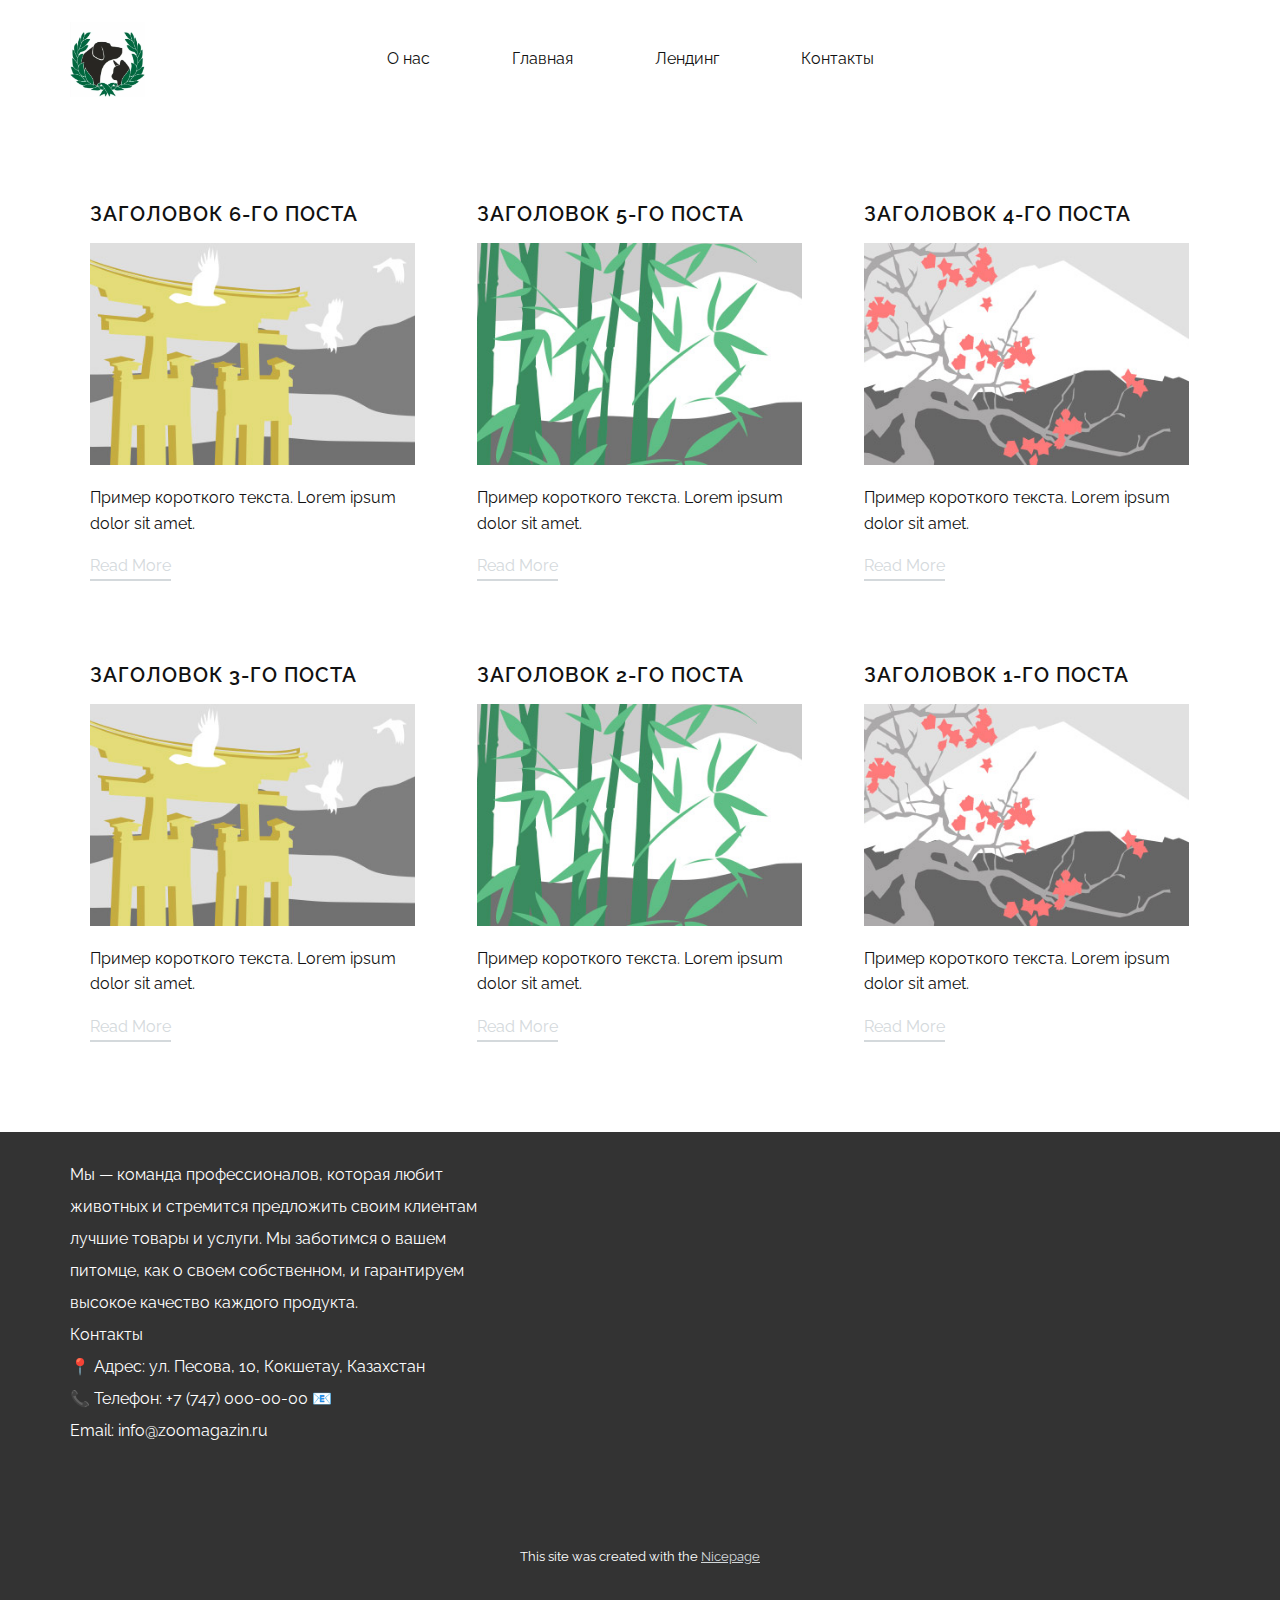
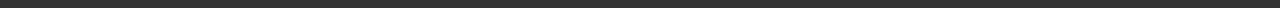
<file: blog/blog.html>
<!DOCTYPE html>
<html style="font-size: 16px;" lang="ru"><head>
    <meta name="viewport" content="width=device-width, initial-scale=1.0">
    <meta charset="utf-8">
    <meta name="keywords" content="">
    <meta name="description" content="">
    <title>Блог</title>
    <link rel="stylesheet" href="../nicepage.css" media="screen">
<link rel="stylesheet" href="../Blog-Template.css" media="screen">
    <script class="u-script" type="text/javascript" src="../jquery.js" defer=""></script>
    <script class="u-script" type="text/javascript" src="../nicepage.js" defer=""></script>
    <meta name="generator" content="Nicepage 7.1.0, nicepage.com">
    <link id="u-theme-google-font" rel="stylesheet" href="https://fonts.googleapis.com/css?family=Playfair+Display:400,400i,500,500i,600,600i,700,700i,800,800i,900,900i|Raleway:100,100i,200,200i,300,300i,400,400i,500,500i,600,600i,700,700i,800,800i,900,900i">
    
    
    
    <script type="application/ld+json">{
		"@context": "http://schema.org",
		"@type": "Organization",
		"name": "",
		"logo": "images/i4.webp"
}</script>
    <meta name="theme-color" content="#d4d9dc">
  <meta data-intl-tel-input-cdn-path="intlTelInput/"></head>
  <body data-path-to-root="./" data-include-products="false" class="u-body u-xl-mode" data-lang="ru"><header class="u-clearfix u-header u-header" id="sec-636f"><div class="u-clearfix u-sheet u-sheet-1">
        <a href="#" class="u-image u-logo u-image-1" data-image-width="945" data-image-height="945">
          <img src="../images/i4.webp" class="u-logo-image u-logo-image-1">
        </a>
        <nav class="u-menu u-menu-one-level u-offcanvas u-menu-1">
          <div class="menu-collapse" style="font-size: 1rem; letter-spacing: 0px;">
            <a class="u-button-style u-custom-left-right-menu-spacing u-custom-padding-bottom u-custom-top-bottom-menu-spacing u-hamburger-link u-nav-link u-text-active-palette-1-base u-text-hover-palette-2-base" href="#">
              <svg class="u-svg-link" viewBox="0 0 24 24"><use xlink:href="#menu-hamburger"></use></svg>
              <svg class="u-svg-content" version="1.1" id="menu-hamburger" viewBox="0 0 16 16" x="0px" y="0px" xmlns:xlink="http://www.w3.org/1999/xlink" xmlns="http://www.w3.org/2000/svg"><g><rect y="1" width="16" height="2"></rect><rect y="7" width="16" height="2"></rect><rect y="13" width="16" height="2"></rect>
</g></svg>
            </a>
          </div>
          <div class="u-nav-container">
            <ul class="u-nav u-unstyled u-nav-1"><li class="u-nav-item"><a class="u-button-style u-nav-link u-text-active-palette-1-base u-text-hover-palette-2-base" href="../О-нас.html" style="padding: 10px 41px;">О нас</a>
</li><li class="u-nav-item"><a class="u-button-style u-nav-link u-text-active-palette-1-base u-text-hover-palette-2-base" href="../" style="padding: 10px 41px;">Главная</a>
</li><li class="u-nav-item"><a class="u-button-style u-nav-link u-text-active-palette-1-base u-text-hover-palette-2-base" href="../Лендинг.html" style="padding: 10px 41px;">Лендинг</a>
</li><li class="u-nav-item"><a class="u-button-style u-nav-link u-text-active-palette-1-base u-text-hover-palette-2-base" href="../Контакты.html" style="padding: 10px 40px 10px 41px;">Контакты</a>
</li></ul>
          </div>
          <div class="u-nav-container-collapse">
            <div class="u-black u-container-style u-inner-container-layout u-opacity u-opacity-95 u-sidenav">
              <div class="u-inner-container-layout u-sidenav-overflow">
                <div class="u-menu-close"></div>
                <ul class="u-align-center u-nav u-popupmenu-items u-unstyled u-nav-2"><li class="u-nav-item"><a class="u-button-style u-nav-link" href="../О-нас.html">О нас</a>
</li><li class="u-nav-item"><a class="u-button-style u-nav-link" href="../">Главная</a>
</li><li class="u-nav-item"><a class="u-button-style u-nav-link" href="../Лендинг.html">Лендинг</a>
</li><li class="u-nav-item"><a class="u-button-style u-nav-link" href="../Контакты.html">Контакты</a>
</li></ul>
              </div>
            </div>
            <div class="u-black u-menu-overlay u-opacity u-opacity-70"></div>
          </div>
        </nav>
      </div></header>
    <section class="u-clearfix u-section-1" id="sec-331f">
      <div class="u-clearfix u-sheet u-valign-middle u-sheet-1"><!--blog--><!--blog_options_json--><!--{"type":"Recent","source":"","tags":"","count":""}--><!--/blog_options_json-->
        <div class="u-blog u-expanded-width u-repeater u-repeater-1"><!--blog_post-->
          <div class="u-blog-post u-container-style u-repeater-item u-white u-repeater-item-1">
            <div class="u-container-layout u-similar-container u-valign-top u-container-layout-1"><!--blog_post_header-->
              <h4 class="u-blog-control u-text u-text-1">
                <a class="u-post-header-link" href="../blog/пост-5.html">Заголовок 6-го поста</a>
              </h4><!--/blog_post_header--><!--blog_post_image-->
              <a class="u-post-header-link" href="../blog/пост-5.html"><img alt="" class="u-blog-control u-expanded-width u-image u-image-default u-image-1" src="../images/8ad73f3c.jpeg"></a><!--/blog_post_image--><!--blog_post_content-->
              <div class="u-blog-control u-post-content u-text u-text-2 fr-view">Пример короткого текста. Lorem ipsum dolor sit amet.</div><!--/blog_post_content--><!--blog_post_readmore-->
              <a href="../blog/пост-5.html" class="u-blog-control u-border-2 u-border-palette-1-base u-btn u-btn-rectangle u-button-style u-none u-btn-1"><!--blog_post_readmore_content--><!--options_json--><!--{"content":"Read More","defaultValue":"Читать дальше"}--><!--/options_json-->Read More<!--/blog_post_readmore_content--></a><!--/blog_post_readmore-->
            </div>
          </div><div class="u-blog-post u-container-style u-repeater-item u-video-cover u-white">
            <div class="u-container-layout u-similar-container u-valign-top u-container-layout-2"><!--blog_post_header-->
              <h4 class="u-blog-control u-text u-text-3">
                <a class="u-post-header-link" href="../blog/пост-4.html">Заголовок 5-го поста</a>
              </h4><!--/blog_post_header--><!--blog_post_image-->
              <a class="u-post-header-link" href="../blog/пост-4.html"><img alt="" class="u-blog-control u-expanded-width u-image u-image-default u-image-2" src="../images/68f64b9d.jpeg"></a><!--/blog_post_image--><!--blog_post_content-->
              <div class="u-blog-control u-post-content u-text u-text-4 fr-view">Пример короткого текста. Lorem ipsum dolor sit amet.</div><!--/blog_post_content--><!--blog_post_readmore-->
              <a href="../blog/пост-4.html" class="u-blog-control u-border-2 u-border-palette-1-base u-btn u-btn-rectangle u-button-style u-none u-btn-2"><!--blog_post_readmore_content--><!--options_json--><!--{"content":"Read More","defaultValue":"Читать дальше"}--><!--/options_json-->Read More<!--/blog_post_readmore_content--></a><!--/blog_post_readmore-->
            </div>
          </div><div class="u-blog-post u-container-style u-repeater-item u-video-cover u-white">
            <div class="u-container-layout u-similar-container u-valign-top u-container-layout-3"><!--blog_post_header-->
              <h4 class="u-blog-control u-text u-text-5">
                <a class="u-post-header-link" href="../blog/пост-3.html">Заголовок 4-го поста</a>
              </h4><!--/blog_post_header--><!--blog_post_image-->
              <a class="u-post-header-link" href="../blog/пост-3.html"><img alt="" class="u-blog-control u-expanded-width u-image u-image-default u-image-3" src="../images/0fd3416c.jpeg"></a><!--/blog_post_image--><!--blog_post_content-->
              <div class="u-blog-control u-post-content u-text u-text-6 fr-view">Пример короткого текста. Lorem ipsum dolor sit amet.</div><!--/blog_post_content--><!--blog_post_readmore-->
              <a href="../blog/пост-3.html" class="u-blog-control u-border-2 u-border-palette-1-base u-btn u-btn-rectangle u-button-style u-none u-btn-3"><!--blog_post_readmore_content--><!--options_json--><!--{"content":"Read More","defaultValue":"Читать дальше"}--><!--/options_json-->Read More<!--/blog_post_readmore_content--></a><!--/blog_post_readmore-->
            </div>
          </div><div class="u-blog-post u-container-style u-repeater-item u-white u-repeater-item-1">
            <div class="u-container-layout u-similar-container u-valign-top u-container-layout-1"><!--blog_post_header-->
              <h4 class="u-blog-control u-text u-text-1">
                <a class="u-post-header-link" href="../blog/пост-2.html">Заголовок 3-го поста</a>
              </h4><!--/blog_post_header--><!--blog_post_image-->
              <a class="u-post-header-link" href="../blog/пост-2.html"><img alt="" class="u-blog-control u-expanded-width u-image u-image-default u-image-1" src="../images/8ad73f3c.jpeg"></a><!--/blog_post_image--><!--blog_post_content-->
              <div class="u-blog-control u-post-content u-text u-text-2 fr-view">Пример короткого текста. Lorem ipsum dolor sit amet.</div><!--/blog_post_content--><!--blog_post_readmore-->
              <a href="../blog/пост-2.html" class="u-blog-control u-border-2 u-border-palette-1-base u-btn u-btn-rectangle u-button-style u-none u-btn-1"><!--blog_post_readmore_content--><!--options_json--><!--{"content":"Read More","defaultValue":"Читать дальше"}--><!--/options_json-->Read More<!--/blog_post_readmore_content--></a><!--/blog_post_readmore-->
            </div>
          </div><div class="u-blog-post u-container-style u-repeater-item u-video-cover u-white">
            <div class="u-container-layout u-similar-container u-valign-top u-container-layout-2"><!--blog_post_header-->
              <h4 class="u-blog-control u-text u-text-3">
                <a class="u-post-header-link" href="../blog/пост-1.html">Заголовок 2-го поста</a>
              </h4><!--/blog_post_header--><!--blog_post_image-->
              <a class="u-post-header-link" href="../blog/пост-1.html"><img alt="" class="u-blog-control u-expanded-width u-image u-image-default u-image-2" src="../images/68f64b9d.jpeg"></a><!--/blog_post_image--><!--blog_post_content-->
              <div class="u-blog-control u-post-content u-text u-text-4 fr-view">Пример короткого текста. Lorem ipsum dolor sit amet.</div><!--/blog_post_content--><!--blog_post_readmore-->
              <a href="../blog/пост-1.html" class="u-blog-control u-border-2 u-border-palette-1-base u-btn u-btn-rectangle u-button-style u-none u-btn-2"><!--blog_post_readmore_content--><!--options_json--><!--{"content":"Read More","defaultValue":"Читать дальше"}--><!--/options_json-->Read More<!--/blog_post_readmore_content--></a><!--/blog_post_readmore-->
            </div>
          </div><div class="u-blog-post u-container-style u-repeater-item u-video-cover u-white">
            <div class="u-container-layout u-similar-container u-valign-top u-container-layout-3"><!--blog_post_header-->
              <h4 class="u-blog-control u-text u-text-5">
                <a class="u-post-header-link" href="../blog/пост.html">Заголовок 1-го поста</a>
              </h4><!--/blog_post_header--><!--blog_post_image-->
              <a class="u-post-header-link" href="../blog/пост.html"><img alt="" class="u-blog-control u-expanded-width u-image u-image-default u-image-3" src="../images/0fd3416c.jpeg"></a><!--/blog_post_image--><!--blog_post_content-->
              <div class="u-blog-control u-post-content u-text u-text-6 fr-view">Пример короткого текста. Lorem ipsum dolor sit amet.</div><!--/blog_post_content--><!--blog_post_readmore-->
              <a href="../blog/пост.html" class="u-blog-control u-border-2 u-border-palette-1-base u-btn u-btn-rectangle u-button-style u-none u-btn-3"><!--blog_post_readmore_content--><!--options_json--><!--{"content":"Read More","defaultValue":"Читать дальше"}--><!--/options_json-->Read More<!--/blog_post_readmore_content--></a><!--/blog_post_readmore-->
            </div>
          </div><!--/blog_post--><!--blog_post-->
          <!--/blog_post--><!--blog_post-->
          <!--/blog_post-->
        </div><!--/blog-->
      </div>
    </section>
    
    
    
    <footer class="u-align-center u-clearfix u-footer u-grey-80 u-footer" id="sec-ede8"><div class="u-clearfix u-sheet u-sheet-1">
        <p class="u-align-left u-text u-text-1">Мы — команда профессионалов, которая любит животных и стремится предложить своим клиентам лучшие товары и услуги. Мы заботимся о вашем питомце, как о своем собственном, и гарантируем высокое качество каждого продукта.&nbsp;<br>Контакты&nbsp;<br>📍 Адрес: ул. Песова, 10, Кокшетау, Казахстан&nbsp;<br>📞 Телефон: +7 (747) 000-00-00 📧&nbsp;<br>Email: info@zoomagazin.ru
        </p>
      </div></footer>
    <section class="u-backlink u-clearfix u-grey-80">
      <p class="u-text">
        <span>This site was created with the </span>
        <a class="u-link" href="https://nicepage.com/" target="_blank" rel="nofollow">
          <span>Nicepage</span>
        </a>
      </p>
    </section>
  
</body></html>
</file>
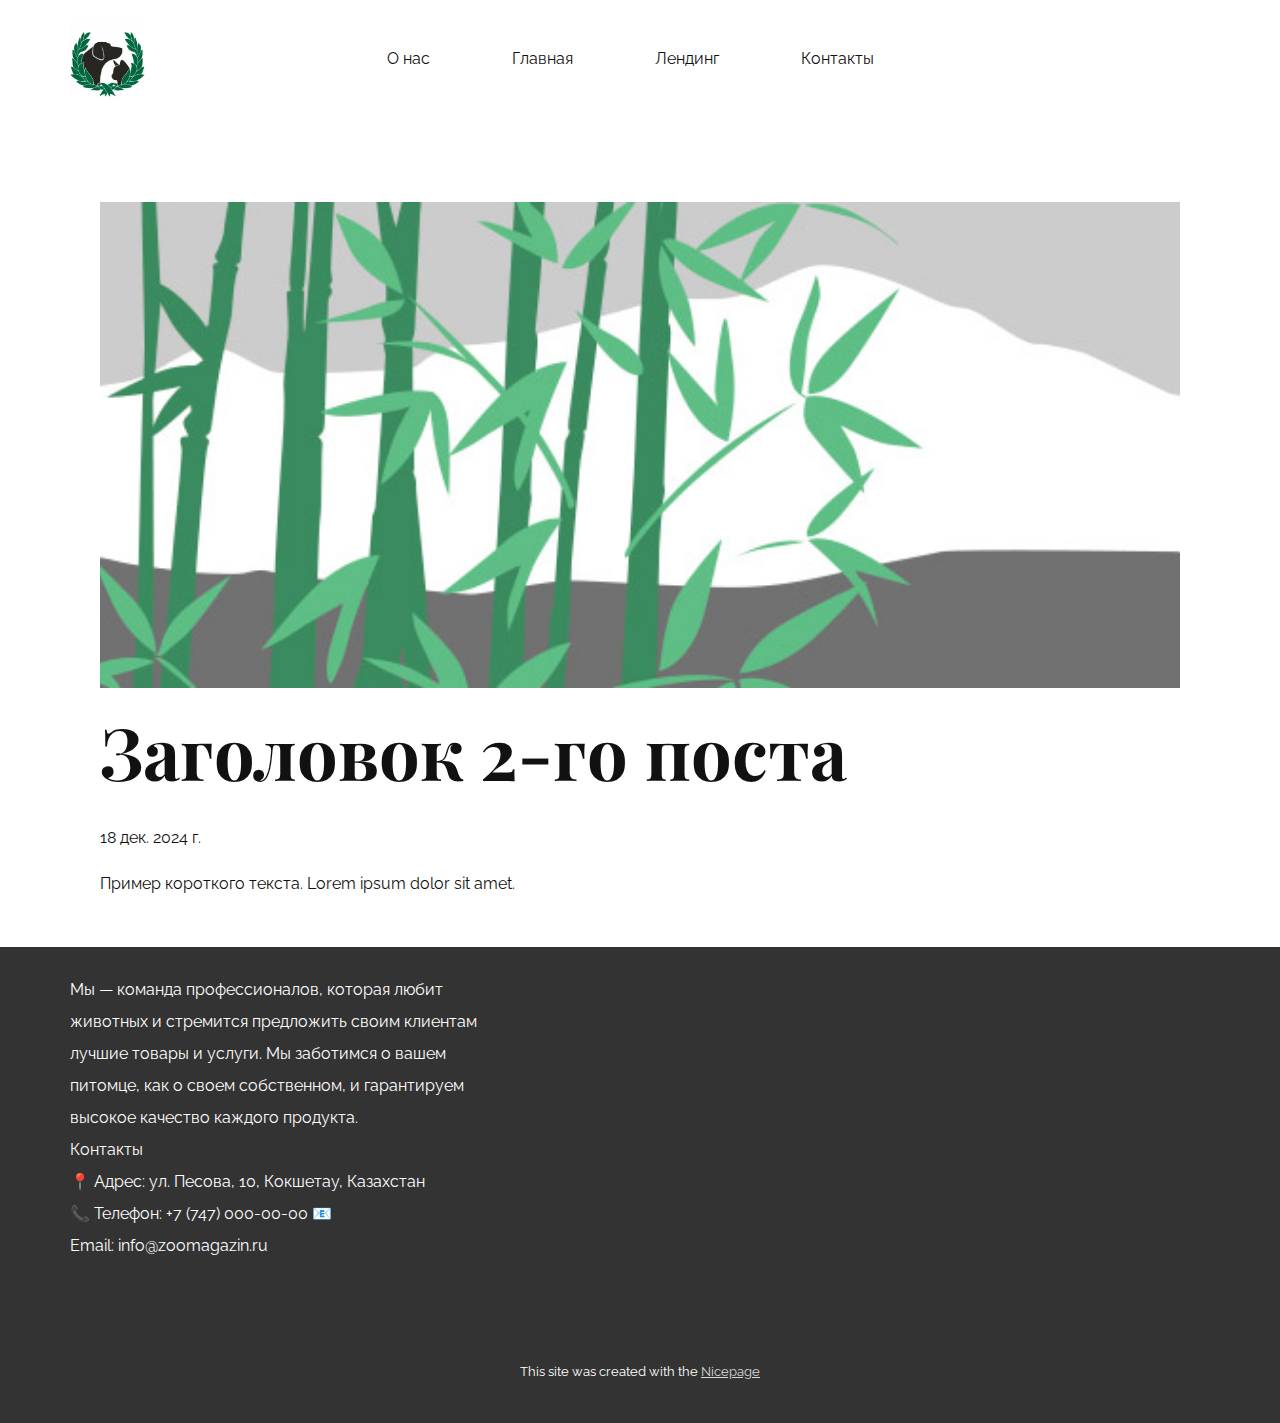
<file: blog/пост-1.html>
<!DOCTYPE html>
<html style="font-size: 16px;" lang="ru"><head>
    <meta name="viewport" content="width=device-width, initial-scale=1.0">
    <meta charset="utf-8">
    <meta name="keywords" content="Заголовок 1-го поста">
    <meta name="description" content="">
    <title>Заголовок 2-го поста</title>
    <link rel="stylesheet" href="../nicepage.css" media="screen">
<link rel="stylesheet" href="../Post-Template.css" media="screen">
    <script class="u-script" type="text/javascript" src="../jquery.js" defer=""></script>
    <script class="u-script" type="text/javascript" src="../nicepage.js" defer=""></script>
    <meta name="generator" content="Nicepage 7.1.0, nicepage.com">
    <link id="u-theme-google-font" rel="stylesheet" href="https://fonts.googleapis.com/css?family=Playfair+Display:400,400i,500,500i,600,600i,700,700i,800,800i,900,900i|Raleway:100,100i,200,200i,300,300i,400,400i,500,500i,600,600i,700,700i,800,800i,900,900i">
    <link id="u-page-google-font" rel="stylesheet" href="https://fonts.googleapis.com/css?family=Playfair+Display:400,400i,500,500i,600,600i,700,700i,800,800i,900,900i">
    
    
    
    <script type="application/ld+json">{
		"@context": "http://schema.org",
		"@type": "Organization",
		"name": "",
		"logo": "images/i4.webp"
}</script>
    <meta name="theme-color" content="#d4d9dc">
  <meta data-intl-tel-input-cdn-path="intlTelInput/"></head>
  <body data-path-to-root="./" data-include-products="false" class="u-body u-xl-mode" data-lang="ru"><header class="u-clearfix u-header u-header" id="sec-636f"><div class="u-clearfix u-sheet u-sheet-1">
        <a href="#" class="u-image u-logo u-image-1" data-image-width="945" data-image-height="945">
          <img src="../images/i4.webp" class="u-logo-image u-logo-image-1">
        </a>
        <nav class="u-menu u-menu-one-level u-offcanvas u-menu-1">
          <div class="menu-collapse" style="font-size: 1rem; letter-spacing: 0px;">
            <a class="u-button-style u-custom-left-right-menu-spacing u-custom-padding-bottom u-custom-top-bottom-menu-spacing u-hamburger-link u-nav-link u-text-active-palette-1-base u-text-hover-palette-2-base" href="#">
              <svg class="u-svg-link" viewBox="0 0 24 24"><use xlink:href="#menu-hamburger"></use></svg>
              <svg class="u-svg-content" version="1.1" id="menu-hamburger" viewBox="0 0 16 16" x="0px" y="0px" xmlns:xlink="http://www.w3.org/1999/xlink" xmlns="http://www.w3.org/2000/svg"><g><rect y="1" width="16" height="2"></rect><rect y="7" width="16" height="2"></rect><rect y="13" width="16" height="2"></rect>
</g></svg>
            </a>
          </div>
          <div class="u-nav-container">
            <ul class="u-nav u-unstyled u-nav-1"><li class="u-nav-item"><a class="u-button-style u-nav-link u-text-active-palette-1-base u-text-hover-palette-2-base" href="../О-нас.html" style="padding: 10px 41px;">О нас</a>
</li><li class="u-nav-item"><a class="u-button-style u-nav-link u-text-active-palette-1-base u-text-hover-palette-2-base" href="../" style="padding: 10px 41px;">Главная</a>
</li><li class="u-nav-item"><a class="u-button-style u-nav-link u-text-active-palette-1-base u-text-hover-palette-2-base" href="../Лендинг.html" style="padding: 10px 41px;">Лендинг</a>
</li><li class="u-nav-item"><a class="u-button-style u-nav-link u-text-active-palette-1-base u-text-hover-palette-2-base" href="../Контакты.html" style="padding: 10px 40px 10px 41px;">Контакты</a>
</li></ul>
          </div>
          <div class="u-nav-container-collapse">
            <div class="u-black u-container-style u-inner-container-layout u-opacity u-opacity-95 u-sidenav">
              <div class="u-inner-container-layout u-sidenav-overflow">
                <div class="u-menu-close"></div>
                <ul class="u-align-center u-nav u-popupmenu-items u-unstyled u-nav-2"><li class="u-nav-item"><a class="u-button-style u-nav-link" href="../О-нас.html">О нас</a>
</li><li class="u-nav-item"><a class="u-button-style u-nav-link" href="../">Главная</a>
</li><li class="u-nav-item"><a class="u-button-style u-nav-link" href="../Лендинг.html">Лендинг</a>
</li><li class="u-nav-item"><a class="u-button-style u-nav-link" href="../Контакты.html">Контакты</a>
</li></ul>
              </div>
            </div>
            <div class="u-black u-menu-overlay u-opacity u-opacity-70"></div>
          </div>
        </nav>
      </div></header>
    <section class="u-align-center u-clearfix u-section-1" id="sec-27f4">
      <div class="u-clearfix u-sheet u-valign-middle-md u-valign-middle-sm u-valign-middle-xs u-sheet-1"><!--post_details--><!--post_details_options_json--><!--{"source":""}--><!--/post_details_options_json--><!--blog_post-->
        <div class="u-container-style u-expanded-width u-post-details u-post-details-1">
          <div class="u-container-layout u-valign-middle u-container-layout-1"><!--blog_post_image-->
            <img alt="" class="u-blog-control u-expanded-width u-image u-image-default u-image-1" src="../images/68f64b9d.jpeg"><!--/blog_post_image--><!--blog_post_header-->
            <h2 class="u-blog-control u-text u-text-1">Заголовок 2-го поста</h2><!--/blog_post_header--><!--blog_post_metadata-->
            <div class="u-blog-control u-metadata u-metadata-1"><!--blog_post_metadata_date-->
              <span class="u-meta-date u-meta-icon">18 дек. 2024 г.</span><!--/blog_post_metadata_date--><!--blog_post_metadata_category-->
              <!--/blog_post_metadata_category--><!--blog_post_metadata_comments-->
              <!--/blog_post_metadata_comments-->
            </div><!--/blog_post_metadata--><!--blog_post_content-->
            <div class="u-align-justify u-blog-control u-post-content u-text u-text-2 fr-view">
  <p>Пример короткого текста. Lorem ipsum dolor sit amet.</p>
  </div><!--/blog_post_content-->
          </div>
        </div><!--/blog_post--><!--/post_details-->
      </div>
    </section>
    
    
    
    <footer class="u-align-center u-clearfix u-footer u-grey-80 u-footer" id="sec-ede8"><div class="u-clearfix u-sheet u-sheet-1">
        <p class="u-align-left u-text u-text-1">Мы — команда профессионалов, которая любит животных и стремится предложить своим клиентам лучшие товары и услуги. Мы заботимся о вашем питомце, как о своем собственном, и гарантируем высокое качество каждого продукта.&nbsp;<br>Контакты&nbsp;<br>📍 Адрес: ул. Песова, 10, Кокшетау, Казахстан&nbsp;<br>📞 Телефон: +7 (747) 000-00-00 📧&nbsp;<br>Email: info@zoomagazin.ru
        </p>
      </div></footer>
    <section class="u-backlink u-clearfix u-grey-80">
      <p class="u-text">
        <span>This site was created with the </span>
        <a class="u-link" href="https://nicepage.com/" target="_blank" rel="nofollow">
          <span>Nicepage</span>
        </a>
      </p>
    </section>
  
</body></html>
</file>
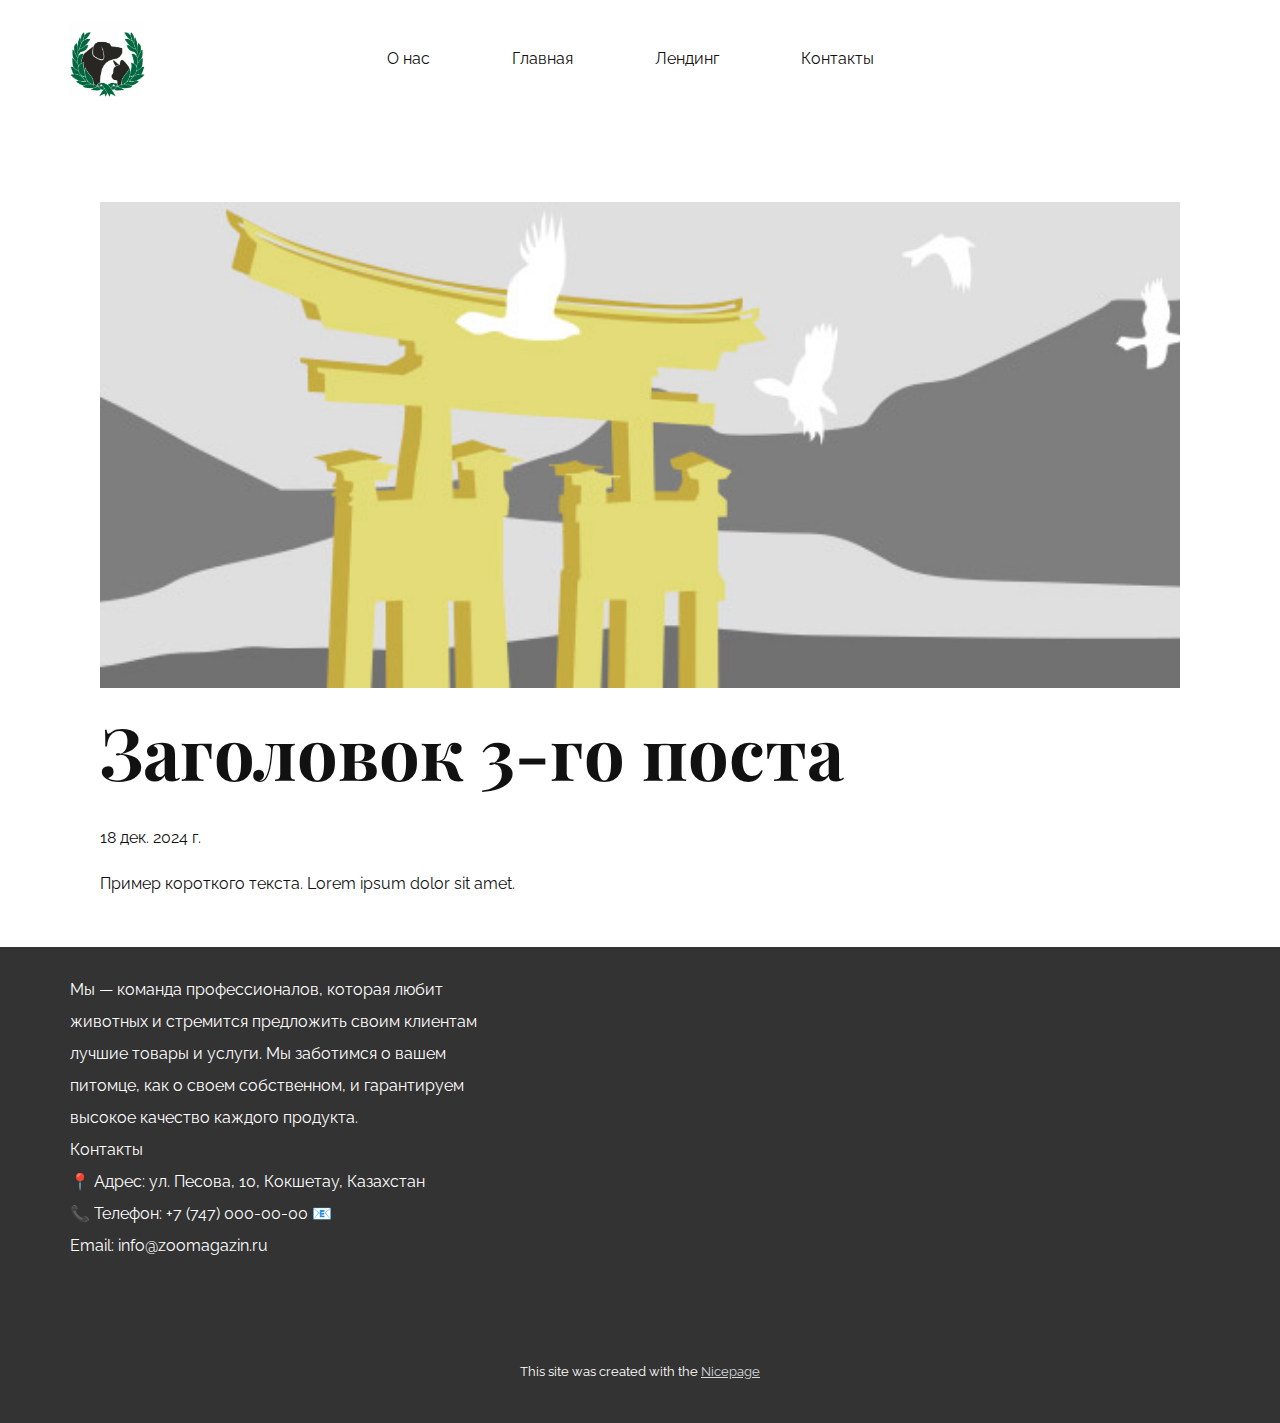
<file: blog/пост-2.html>
<!DOCTYPE html>
<html style="font-size: 16px;" lang="ru"><head>
    <meta name="viewport" content="width=device-width, initial-scale=1.0">
    <meta charset="utf-8">
    <meta name="keywords" content="Заголовок 1-го поста">
    <meta name="description" content="">
    <title>Заголовок 3-го поста</title>
    <link rel="stylesheet" href="../nicepage.css" media="screen">
<link rel="stylesheet" href="../Post-Template.css" media="screen">
    <script class="u-script" type="text/javascript" src="../jquery.js" defer=""></script>
    <script class="u-script" type="text/javascript" src="../nicepage.js" defer=""></script>
    <meta name="generator" content="Nicepage 7.1.0, nicepage.com">
    <link id="u-theme-google-font" rel="stylesheet" href="https://fonts.googleapis.com/css?family=Playfair+Display:400,400i,500,500i,600,600i,700,700i,800,800i,900,900i|Raleway:100,100i,200,200i,300,300i,400,400i,500,500i,600,600i,700,700i,800,800i,900,900i">
    <link id="u-page-google-font" rel="stylesheet" href="https://fonts.googleapis.com/css?family=Playfair+Display:400,400i,500,500i,600,600i,700,700i,800,800i,900,900i">
    
    
    
    <script type="application/ld+json">{
		"@context": "http://schema.org",
		"@type": "Organization",
		"name": "",
		"logo": "images/i4.webp"
}</script>
    <meta name="theme-color" content="#d4d9dc">
  <meta data-intl-tel-input-cdn-path="intlTelInput/"></head>
  <body data-path-to-root="./" data-include-products="false" class="u-body u-xl-mode" data-lang="ru"><header class="u-clearfix u-header u-header" id="sec-636f"><div class="u-clearfix u-sheet u-sheet-1">
        <a href="#" class="u-image u-logo u-image-1" data-image-width="945" data-image-height="945">
          <img src="../images/i4.webp" class="u-logo-image u-logo-image-1">
        </a>
        <nav class="u-menu u-menu-one-level u-offcanvas u-menu-1">
          <div class="menu-collapse" style="font-size: 1rem; letter-spacing: 0px;">
            <a class="u-button-style u-custom-left-right-menu-spacing u-custom-padding-bottom u-custom-top-bottom-menu-spacing u-hamburger-link u-nav-link u-text-active-palette-1-base u-text-hover-palette-2-base" href="#">
              <svg class="u-svg-link" viewBox="0 0 24 24"><use xlink:href="#menu-hamburger"></use></svg>
              <svg class="u-svg-content" version="1.1" id="menu-hamburger" viewBox="0 0 16 16" x="0px" y="0px" xmlns:xlink="http://www.w3.org/1999/xlink" xmlns="http://www.w3.org/2000/svg"><g><rect y="1" width="16" height="2"></rect><rect y="7" width="16" height="2"></rect><rect y="13" width="16" height="2"></rect>
</g></svg>
            </a>
          </div>
          <div class="u-nav-container">
            <ul class="u-nav u-unstyled u-nav-1"><li class="u-nav-item"><a class="u-button-style u-nav-link u-text-active-palette-1-base u-text-hover-palette-2-base" href="../О-нас.html" style="padding: 10px 41px;">О нас</a>
</li><li class="u-nav-item"><a class="u-button-style u-nav-link u-text-active-palette-1-base u-text-hover-palette-2-base" href="../" style="padding: 10px 41px;">Главная</a>
</li><li class="u-nav-item"><a class="u-button-style u-nav-link u-text-active-palette-1-base u-text-hover-palette-2-base" href="../Лендинг.html" style="padding: 10px 41px;">Лендинг</a>
</li><li class="u-nav-item"><a class="u-button-style u-nav-link u-text-active-palette-1-base u-text-hover-palette-2-base" href="../Контакты.html" style="padding: 10px 40px 10px 41px;">Контакты</a>
</li></ul>
          </div>
          <div class="u-nav-container-collapse">
            <div class="u-black u-container-style u-inner-container-layout u-opacity u-opacity-95 u-sidenav">
              <div class="u-inner-container-layout u-sidenav-overflow">
                <div class="u-menu-close"></div>
                <ul class="u-align-center u-nav u-popupmenu-items u-unstyled u-nav-2"><li class="u-nav-item"><a class="u-button-style u-nav-link" href="../О-нас.html">О нас</a>
</li><li class="u-nav-item"><a class="u-button-style u-nav-link" href="../">Главная</a>
</li><li class="u-nav-item"><a class="u-button-style u-nav-link" href="../Лендинг.html">Лендинг</a>
</li><li class="u-nav-item"><a class="u-button-style u-nav-link" href="../Контакты.html">Контакты</a>
</li></ul>
              </div>
            </div>
            <div class="u-black u-menu-overlay u-opacity u-opacity-70"></div>
          </div>
        </nav>
      </div></header>
    <section class="u-align-center u-clearfix u-section-1" id="sec-27f4">
      <div class="u-clearfix u-sheet u-valign-middle-md u-valign-middle-sm u-valign-middle-xs u-sheet-1"><!--post_details--><!--post_details_options_json--><!--{"source":""}--><!--/post_details_options_json--><!--blog_post-->
        <div class="u-container-style u-expanded-width u-post-details u-post-details-1">
          <div class="u-container-layout u-valign-middle u-container-layout-1"><!--blog_post_image-->
            <img alt="" class="u-blog-control u-expanded-width u-image u-image-default u-image-1" src="../images/8ad73f3c.jpeg"><!--/blog_post_image--><!--blog_post_header-->
            <h2 class="u-blog-control u-text u-text-1">Заголовок 3-го поста</h2><!--/blog_post_header--><!--blog_post_metadata-->
            <div class="u-blog-control u-metadata u-metadata-1"><!--blog_post_metadata_date-->
              <span class="u-meta-date u-meta-icon">18 дек. 2024 г.</span><!--/blog_post_metadata_date--><!--blog_post_metadata_category-->
              <!--/blog_post_metadata_category--><!--blog_post_metadata_comments-->
              <!--/blog_post_metadata_comments-->
            </div><!--/blog_post_metadata--><!--blog_post_content-->
            <div class="u-align-justify u-blog-control u-post-content u-text u-text-2 fr-view">
  <p>Пример короткого текста. Lorem ipsum dolor sit amet.</p>
  </div><!--/blog_post_content-->
          </div>
        </div><!--/blog_post--><!--/post_details-->
      </div>
    </section>
    
    
    
    <footer class="u-align-center u-clearfix u-footer u-grey-80 u-footer" id="sec-ede8"><div class="u-clearfix u-sheet u-sheet-1">
        <p class="u-align-left u-text u-text-1">Мы — команда профессионалов, которая любит животных и стремится предложить своим клиентам лучшие товары и услуги. Мы заботимся о вашем питомце, как о своем собственном, и гарантируем высокое качество каждого продукта.&nbsp;<br>Контакты&nbsp;<br>📍 Адрес: ул. Песова, 10, Кокшетау, Казахстан&nbsp;<br>📞 Телефон: +7 (747) 000-00-00 📧&nbsp;<br>Email: info@zoomagazin.ru
        </p>
      </div></footer>
    <section class="u-backlink u-clearfix u-grey-80">
      <p class="u-text">
        <span>This site was created with the </span>
        <a class="u-link" href="https://nicepage.com/" target="_blank" rel="nofollow">
          <span>Nicepage</span>
        </a>
      </p>
    </section>
  
</body></html>
</file>
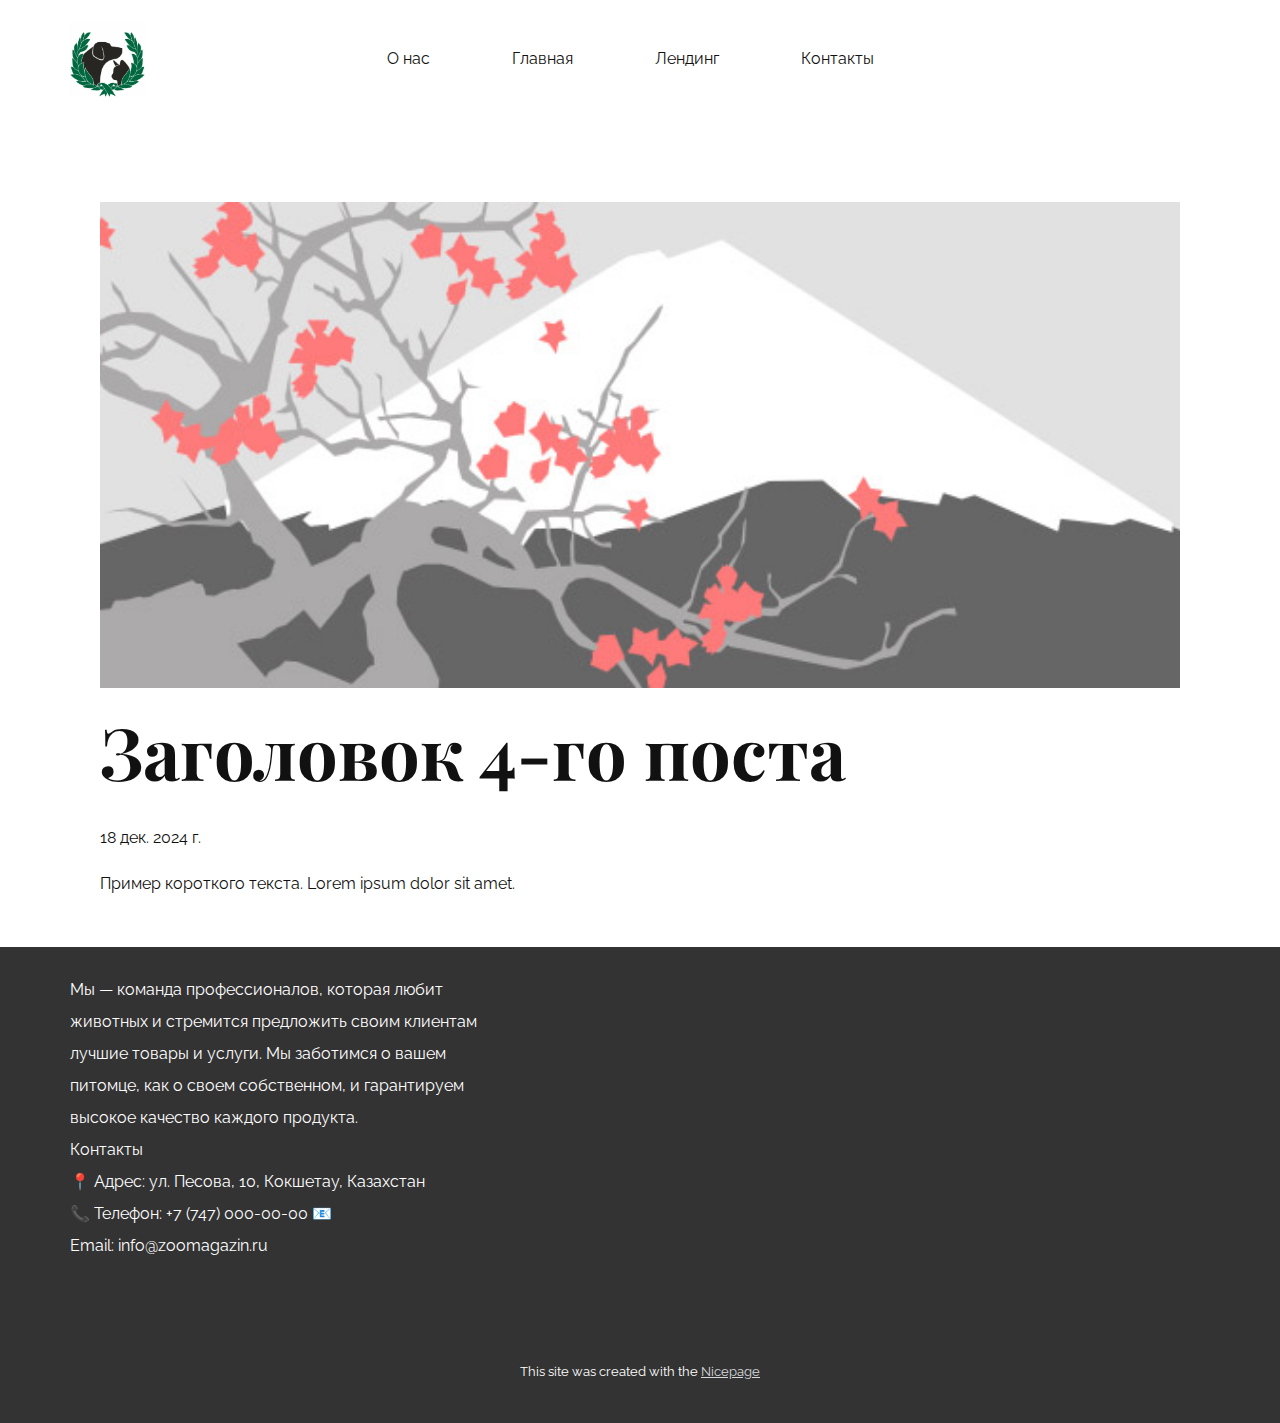
<file: blog/пост-3.html>
<!DOCTYPE html>
<html style="font-size: 16px;" lang="ru"><head>
    <meta name="viewport" content="width=device-width, initial-scale=1.0">
    <meta charset="utf-8">
    <meta name="keywords" content="Заголовок 1-го поста">
    <meta name="description" content="">
    <title>Заголовок 4-го поста</title>
    <link rel="stylesheet" href="../nicepage.css" media="screen">
<link rel="stylesheet" href="../Post-Template.css" media="screen">
    <script class="u-script" type="text/javascript" src="../jquery.js" defer=""></script>
    <script class="u-script" type="text/javascript" src="../nicepage.js" defer=""></script>
    <meta name="generator" content="Nicepage 7.1.0, nicepage.com">
    <link id="u-theme-google-font" rel="stylesheet" href="https://fonts.googleapis.com/css?family=Playfair+Display:400,400i,500,500i,600,600i,700,700i,800,800i,900,900i|Raleway:100,100i,200,200i,300,300i,400,400i,500,500i,600,600i,700,700i,800,800i,900,900i">
    <link id="u-page-google-font" rel="stylesheet" href="https://fonts.googleapis.com/css?family=Playfair+Display:400,400i,500,500i,600,600i,700,700i,800,800i,900,900i">
    
    
    
    <script type="application/ld+json">{
		"@context": "http://schema.org",
		"@type": "Organization",
		"name": "",
		"logo": "images/i4.webp"
}</script>
    <meta name="theme-color" content="#d4d9dc">
  <meta data-intl-tel-input-cdn-path="intlTelInput/"></head>
  <body data-path-to-root="./" data-include-products="false" class="u-body u-xl-mode" data-lang="ru"><header class="u-clearfix u-header u-header" id="sec-636f"><div class="u-clearfix u-sheet u-sheet-1">
        <a href="#" class="u-image u-logo u-image-1" data-image-width="945" data-image-height="945">
          <img src="../images/i4.webp" class="u-logo-image u-logo-image-1">
        </a>
        <nav class="u-menu u-menu-one-level u-offcanvas u-menu-1">
          <div class="menu-collapse" style="font-size: 1rem; letter-spacing: 0px;">
            <a class="u-button-style u-custom-left-right-menu-spacing u-custom-padding-bottom u-custom-top-bottom-menu-spacing u-hamburger-link u-nav-link u-text-active-palette-1-base u-text-hover-palette-2-base" href="#">
              <svg class="u-svg-link" viewBox="0 0 24 24"><use xlink:href="#menu-hamburger"></use></svg>
              <svg class="u-svg-content" version="1.1" id="menu-hamburger" viewBox="0 0 16 16" x="0px" y="0px" xmlns:xlink="http://www.w3.org/1999/xlink" xmlns="http://www.w3.org/2000/svg"><g><rect y="1" width="16" height="2"></rect><rect y="7" width="16" height="2"></rect><rect y="13" width="16" height="2"></rect>
</g></svg>
            </a>
          </div>
          <div class="u-nav-container">
            <ul class="u-nav u-unstyled u-nav-1"><li class="u-nav-item"><a class="u-button-style u-nav-link u-text-active-palette-1-base u-text-hover-palette-2-base" href="../О-нас.html" style="padding: 10px 41px;">О нас</a>
</li><li class="u-nav-item"><a class="u-button-style u-nav-link u-text-active-palette-1-base u-text-hover-palette-2-base" href="../" style="padding: 10px 41px;">Главная</a>
</li><li class="u-nav-item"><a class="u-button-style u-nav-link u-text-active-palette-1-base u-text-hover-palette-2-base" href="../Лендинг.html" style="padding: 10px 41px;">Лендинг</a>
</li><li class="u-nav-item"><a class="u-button-style u-nav-link u-text-active-palette-1-base u-text-hover-palette-2-base" href="../Контакты.html" style="padding: 10px 40px 10px 41px;">Контакты</a>
</li></ul>
          </div>
          <div class="u-nav-container-collapse">
            <div class="u-black u-container-style u-inner-container-layout u-opacity u-opacity-95 u-sidenav">
              <div class="u-inner-container-layout u-sidenav-overflow">
                <div class="u-menu-close"></div>
                <ul class="u-align-center u-nav u-popupmenu-items u-unstyled u-nav-2"><li class="u-nav-item"><a class="u-button-style u-nav-link" href="../О-нас.html">О нас</a>
</li><li class="u-nav-item"><a class="u-button-style u-nav-link" href="../">Главная</a>
</li><li class="u-nav-item"><a class="u-button-style u-nav-link" href="../Лендинг.html">Лендинг</a>
</li><li class="u-nav-item"><a class="u-button-style u-nav-link" href="../Контакты.html">Контакты</a>
</li></ul>
              </div>
            </div>
            <div class="u-black u-menu-overlay u-opacity u-opacity-70"></div>
          </div>
        </nav>
      </div></header>
    <section class="u-align-center u-clearfix u-section-1" id="sec-27f4">
      <div class="u-clearfix u-sheet u-valign-middle-md u-valign-middle-sm u-valign-middle-xs u-sheet-1"><!--post_details--><!--post_details_options_json--><!--{"source":""}--><!--/post_details_options_json--><!--blog_post-->
        <div class="u-container-style u-expanded-width u-post-details u-post-details-1">
          <div class="u-container-layout u-valign-middle u-container-layout-1"><!--blog_post_image-->
            <img alt="" class="u-blog-control u-expanded-width u-image u-image-default u-image-1" src="../images/0fd3416c.jpeg"><!--/blog_post_image--><!--blog_post_header-->
            <h2 class="u-blog-control u-text u-text-1">Заголовок 4-го поста</h2><!--/blog_post_header--><!--blog_post_metadata-->
            <div class="u-blog-control u-metadata u-metadata-1"><!--blog_post_metadata_date-->
              <span class="u-meta-date u-meta-icon">18 дек. 2024 г.</span><!--/blog_post_metadata_date--><!--blog_post_metadata_category-->
              <!--/blog_post_metadata_category--><!--blog_post_metadata_comments-->
              <!--/blog_post_metadata_comments-->
            </div><!--/blog_post_metadata--><!--blog_post_content-->
            <div class="u-align-justify u-blog-control u-post-content u-text u-text-2 fr-view">
  <p>Пример короткого текста. Lorem ipsum dolor sit amet.</p>
  </div><!--/blog_post_content-->
          </div>
        </div><!--/blog_post--><!--/post_details-->
      </div>
    </section>
    
    
    
    <footer class="u-align-center u-clearfix u-footer u-grey-80 u-footer" id="sec-ede8"><div class="u-clearfix u-sheet u-sheet-1">
        <p class="u-align-left u-text u-text-1">Мы — команда профессионалов, которая любит животных и стремится предложить своим клиентам лучшие товары и услуги. Мы заботимся о вашем питомце, как о своем собственном, и гарантируем высокое качество каждого продукта.&nbsp;<br>Контакты&nbsp;<br>📍 Адрес: ул. Песова, 10, Кокшетау, Казахстан&nbsp;<br>📞 Телефон: +7 (747) 000-00-00 📧&nbsp;<br>Email: info@zoomagazin.ru
        </p>
      </div></footer>
    <section class="u-backlink u-clearfix u-grey-80">
      <p class="u-text">
        <span>This site was created with the </span>
        <a class="u-link" href="https://nicepage.com/" target="_blank" rel="nofollow">
          <span>Nicepage</span>
        </a>
      </p>
    </section>
  
</body></html>
</file>
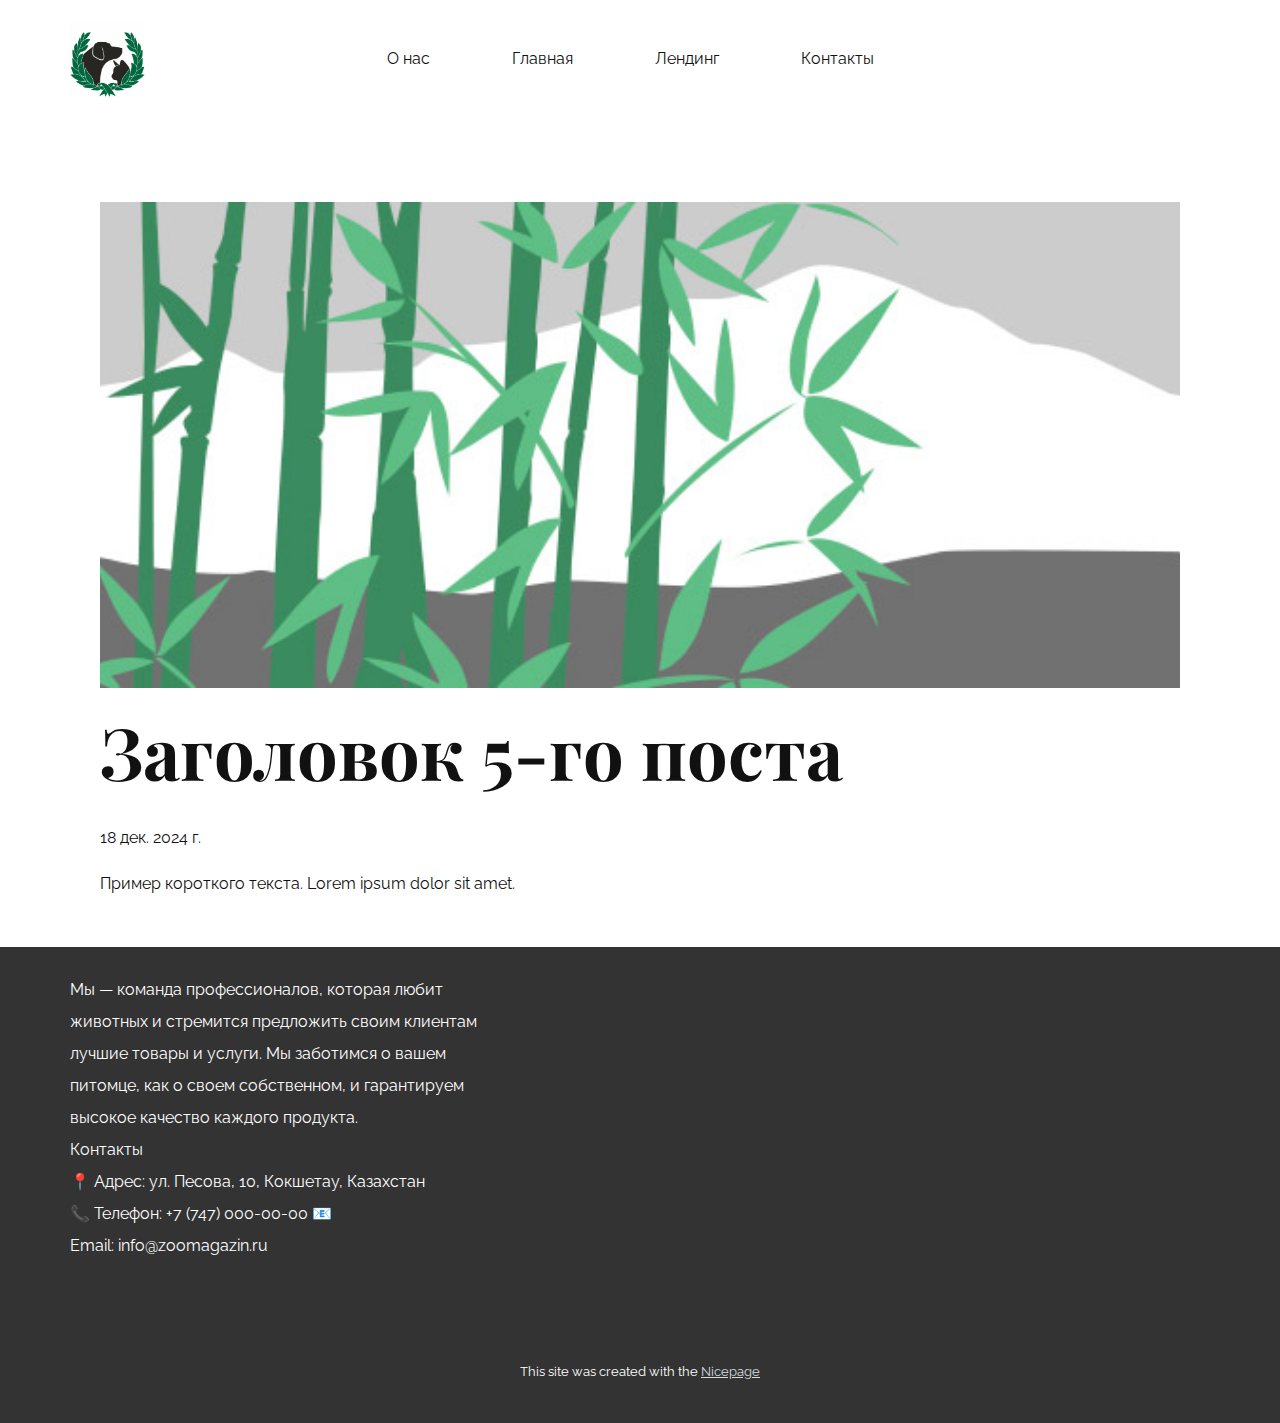
<file: blog/пост-4.html>
<!DOCTYPE html>
<html style="font-size: 16px;" lang="ru"><head>
    <meta name="viewport" content="width=device-width, initial-scale=1.0">
    <meta charset="utf-8">
    <meta name="keywords" content="Заголовок 1-го поста">
    <meta name="description" content="">
    <title>Заголовок 5-го поста</title>
    <link rel="stylesheet" href="../nicepage.css" media="screen">
<link rel="stylesheet" href="../Post-Template.css" media="screen">
    <script class="u-script" type="text/javascript" src="../jquery.js" defer=""></script>
    <script class="u-script" type="text/javascript" src="../nicepage.js" defer=""></script>
    <meta name="generator" content="Nicepage 7.1.0, nicepage.com">
    <link id="u-theme-google-font" rel="stylesheet" href="https://fonts.googleapis.com/css?family=Playfair+Display:400,400i,500,500i,600,600i,700,700i,800,800i,900,900i|Raleway:100,100i,200,200i,300,300i,400,400i,500,500i,600,600i,700,700i,800,800i,900,900i">
    <link id="u-page-google-font" rel="stylesheet" href="https://fonts.googleapis.com/css?family=Playfair+Display:400,400i,500,500i,600,600i,700,700i,800,800i,900,900i">
    
    
    
    <script type="application/ld+json">{
		"@context": "http://schema.org",
		"@type": "Organization",
		"name": "",
		"logo": "images/i4.webp"
}</script>
    <meta name="theme-color" content="#d4d9dc">
  <meta data-intl-tel-input-cdn-path="intlTelInput/"></head>
  <body data-path-to-root="./" data-include-products="false" class="u-body u-xl-mode" data-lang="ru"><header class="u-clearfix u-header u-header" id="sec-636f"><div class="u-clearfix u-sheet u-sheet-1">
        <a href="#" class="u-image u-logo u-image-1" data-image-width="945" data-image-height="945">
          <img src="../images/i4.webp" class="u-logo-image u-logo-image-1">
        </a>
        <nav class="u-menu u-menu-one-level u-offcanvas u-menu-1">
          <div class="menu-collapse" style="font-size: 1rem; letter-spacing: 0px;">
            <a class="u-button-style u-custom-left-right-menu-spacing u-custom-padding-bottom u-custom-top-bottom-menu-spacing u-hamburger-link u-nav-link u-text-active-palette-1-base u-text-hover-palette-2-base" href="#">
              <svg class="u-svg-link" viewBox="0 0 24 24"><use xlink:href="#menu-hamburger"></use></svg>
              <svg class="u-svg-content" version="1.1" id="menu-hamburger" viewBox="0 0 16 16" x="0px" y="0px" xmlns:xlink="http://www.w3.org/1999/xlink" xmlns="http://www.w3.org/2000/svg"><g><rect y="1" width="16" height="2"></rect><rect y="7" width="16" height="2"></rect><rect y="13" width="16" height="2"></rect>
</g></svg>
            </a>
          </div>
          <div class="u-nav-container">
            <ul class="u-nav u-unstyled u-nav-1"><li class="u-nav-item"><a class="u-button-style u-nav-link u-text-active-palette-1-base u-text-hover-palette-2-base" href="../О-нас.html" style="padding: 10px 41px;">О нас</a>
</li><li class="u-nav-item"><a class="u-button-style u-nav-link u-text-active-palette-1-base u-text-hover-palette-2-base" href="../" style="padding: 10px 41px;">Главная</a>
</li><li class="u-nav-item"><a class="u-button-style u-nav-link u-text-active-palette-1-base u-text-hover-palette-2-base" href="../Лендинг.html" style="padding: 10px 41px;">Лендинг</a>
</li><li class="u-nav-item"><a class="u-button-style u-nav-link u-text-active-palette-1-base u-text-hover-palette-2-base" href="../Контакты.html" style="padding: 10px 40px 10px 41px;">Контакты</a>
</li></ul>
          </div>
          <div class="u-nav-container-collapse">
            <div class="u-black u-container-style u-inner-container-layout u-opacity u-opacity-95 u-sidenav">
              <div class="u-inner-container-layout u-sidenav-overflow">
                <div class="u-menu-close"></div>
                <ul class="u-align-center u-nav u-popupmenu-items u-unstyled u-nav-2"><li class="u-nav-item"><a class="u-button-style u-nav-link" href="../О-нас.html">О нас</a>
</li><li class="u-nav-item"><a class="u-button-style u-nav-link" href="../">Главная</a>
</li><li class="u-nav-item"><a class="u-button-style u-nav-link" href="../Лендинг.html">Лендинг</a>
</li><li class="u-nav-item"><a class="u-button-style u-nav-link" href="../Контакты.html">Контакты</a>
</li></ul>
              </div>
            </div>
            <div class="u-black u-menu-overlay u-opacity u-opacity-70"></div>
          </div>
        </nav>
      </div></header>
    <section class="u-align-center u-clearfix u-section-1" id="sec-27f4">
      <div class="u-clearfix u-sheet u-valign-middle-md u-valign-middle-sm u-valign-middle-xs u-sheet-1"><!--post_details--><!--post_details_options_json--><!--{"source":""}--><!--/post_details_options_json--><!--blog_post-->
        <div class="u-container-style u-expanded-width u-post-details u-post-details-1">
          <div class="u-container-layout u-valign-middle u-container-layout-1"><!--blog_post_image-->
            <img alt="" class="u-blog-control u-expanded-width u-image u-image-default u-image-1" src="../images/68f64b9d.jpeg"><!--/blog_post_image--><!--blog_post_header-->
            <h2 class="u-blog-control u-text u-text-1">Заголовок 5-го поста</h2><!--/blog_post_header--><!--blog_post_metadata-->
            <div class="u-blog-control u-metadata u-metadata-1"><!--blog_post_metadata_date-->
              <span class="u-meta-date u-meta-icon">18 дек. 2024 г.</span><!--/blog_post_metadata_date--><!--blog_post_metadata_category-->
              <!--/blog_post_metadata_category--><!--blog_post_metadata_comments-->
              <!--/blog_post_metadata_comments-->
            </div><!--/blog_post_metadata--><!--blog_post_content-->
            <div class="u-align-justify u-blog-control u-post-content u-text u-text-2 fr-view">
  <p>Пример короткого текста. Lorem ipsum dolor sit amet.</p>
  </div><!--/blog_post_content-->
          </div>
        </div><!--/blog_post--><!--/post_details-->
      </div>
    </section>
    
    
    
    <footer class="u-align-center u-clearfix u-footer u-grey-80 u-footer" id="sec-ede8"><div class="u-clearfix u-sheet u-sheet-1">
        <p class="u-align-left u-text u-text-1">Мы — команда профессионалов, которая любит животных и стремится предложить своим клиентам лучшие товары и услуги. Мы заботимся о вашем питомце, как о своем собственном, и гарантируем высокое качество каждого продукта.&nbsp;<br>Контакты&nbsp;<br>📍 Адрес: ул. Песова, 10, Кокшетау, Казахстан&nbsp;<br>📞 Телефон: +7 (747) 000-00-00 📧&nbsp;<br>Email: info@zoomagazin.ru
        </p>
      </div></footer>
    <section class="u-backlink u-clearfix u-grey-80">
      <p class="u-text">
        <span>This site was created with the </span>
        <a class="u-link" href="https://nicepage.com/" target="_blank" rel="nofollow">
          <span>Nicepage</span>
        </a>
      </p>
    </section>
  
</body></html>
</file>
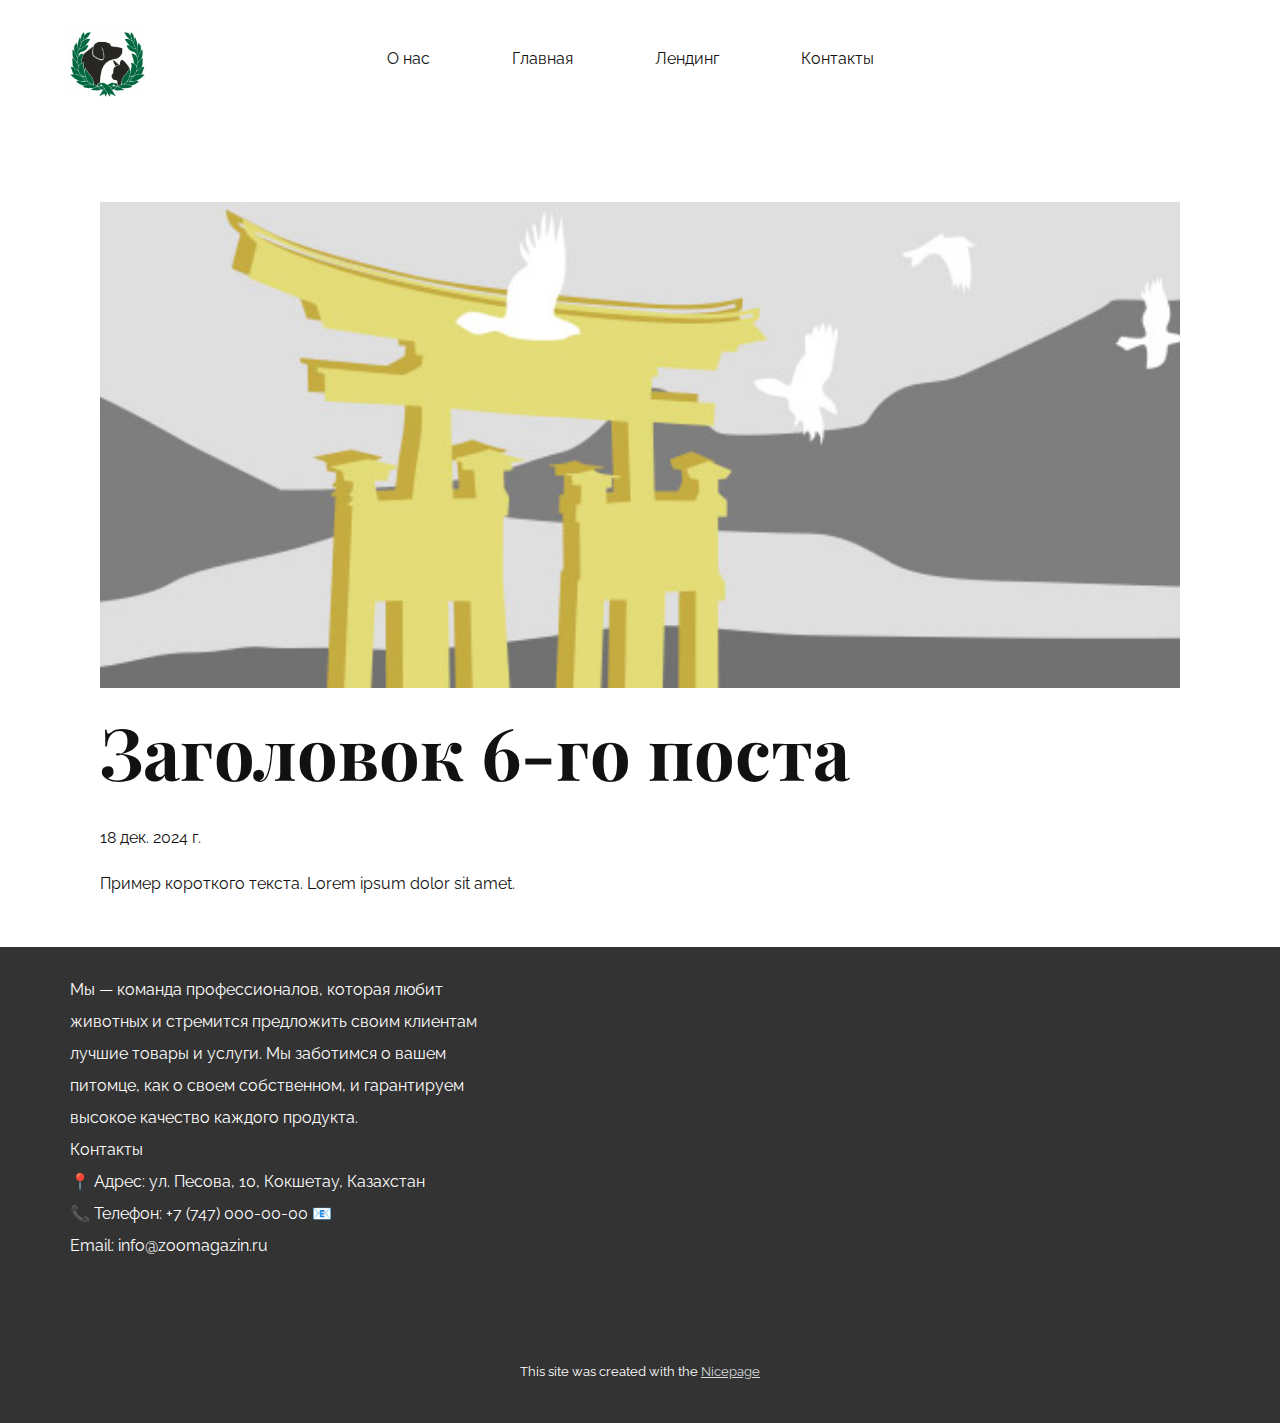
<file: blog/пост-5.html>
<!DOCTYPE html>
<html style="font-size: 16px;" lang="ru"><head>
    <meta name="viewport" content="width=device-width, initial-scale=1.0">
    <meta charset="utf-8">
    <meta name="keywords" content="Заголовок 1-го поста">
    <meta name="description" content="">
    <title>Заголовок 6-го поста</title>
    <link rel="stylesheet" href="../nicepage.css" media="screen">
<link rel="stylesheet" href="../Post-Template.css" media="screen">
    <script class="u-script" type="text/javascript" src="../jquery.js" defer=""></script>
    <script class="u-script" type="text/javascript" src="../nicepage.js" defer=""></script>
    <meta name="generator" content="Nicepage 7.1.0, nicepage.com">
    <link id="u-theme-google-font" rel="stylesheet" href="https://fonts.googleapis.com/css?family=Playfair+Display:400,400i,500,500i,600,600i,700,700i,800,800i,900,900i|Raleway:100,100i,200,200i,300,300i,400,400i,500,500i,600,600i,700,700i,800,800i,900,900i">
    <link id="u-page-google-font" rel="stylesheet" href="https://fonts.googleapis.com/css?family=Playfair+Display:400,400i,500,500i,600,600i,700,700i,800,800i,900,900i">
    
    
    
    <script type="application/ld+json">{
		"@context": "http://schema.org",
		"@type": "Organization",
		"name": "",
		"logo": "images/i4.webp"
}</script>
    <meta name="theme-color" content="#d4d9dc">
  <meta data-intl-tel-input-cdn-path="intlTelInput/"></head>
  <body data-path-to-root="./" data-include-products="false" class="u-body u-xl-mode" data-lang="ru"><header class="u-clearfix u-header u-header" id="sec-636f"><div class="u-clearfix u-sheet u-sheet-1">
        <a href="#" class="u-image u-logo u-image-1" data-image-width="945" data-image-height="945">
          <img src="../images/i4.webp" class="u-logo-image u-logo-image-1">
        </a>
        <nav class="u-menu u-menu-one-level u-offcanvas u-menu-1">
          <div class="menu-collapse" style="font-size: 1rem; letter-spacing: 0px;">
            <a class="u-button-style u-custom-left-right-menu-spacing u-custom-padding-bottom u-custom-top-bottom-menu-spacing u-hamburger-link u-nav-link u-text-active-palette-1-base u-text-hover-palette-2-base" href="#">
              <svg class="u-svg-link" viewBox="0 0 24 24"><use xlink:href="#menu-hamburger"></use></svg>
              <svg class="u-svg-content" version="1.1" id="menu-hamburger" viewBox="0 0 16 16" x="0px" y="0px" xmlns:xlink="http://www.w3.org/1999/xlink" xmlns="http://www.w3.org/2000/svg"><g><rect y="1" width="16" height="2"></rect><rect y="7" width="16" height="2"></rect><rect y="13" width="16" height="2"></rect>
</g></svg>
            </a>
          </div>
          <div class="u-nav-container">
            <ul class="u-nav u-unstyled u-nav-1"><li class="u-nav-item"><a class="u-button-style u-nav-link u-text-active-palette-1-base u-text-hover-palette-2-base" href="../О-нас.html" style="padding: 10px 41px;">О нас</a>
</li><li class="u-nav-item"><a class="u-button-style u-nav-link u-text-active-palette-1-base u-text-hover-palette-2-base" href="../" style="padding: 10px 41px;">Главная</a>
</li><li class="u-nav-item"><a class="u-button-style u-nav-link u-text-active-palette-1-base u-text-hover-palette-2-base" href="../Лендинг.html" style="padding: 10px 41px;">Лендинг</a>
</li><li class="u-nav-item"><a class="u-button-style u-nav-link u-text-active-palette-1-base u-text-hover-palette-2-base" href="../Контакты.html" style="padding: 10px 40px 10px 41px;">Контакты</a>
</li></ul>
          </div>
          <div class="u-nav-container-collapse">
            <div class="u-black u-container-style u-inner-container-layout u-opacity u-opacity-95 u-sidenav">
              <div class="u-inner-container-layout u-sidenav-overflow">
                <div class="u-menu-close"></div>
                <ul class="u-align-center u-nav u-popupmenu-items u-unstyled u-nav-2"><li class="u-nav-item"><a class="u-button-style u-nav-link" href="../О-нас.html">О нас</a>
</li><li class="u-nav-item"><a class="u-button-style u-nav-link" href="../">Главная</a>
</li><li class="u-nav-item"><a class="u-button-style u-nav-link" href="../Лендинг.html">Лендинг</a>
</li><li class="u-nav-item"><a class="u-button-style u-nav-link" href="../Контакты.html">Контакты</a>
</li></ul>
              </div>
            </div>
            <div class="u-black u-menu-overlay u-opacity u-opacity-70"></div>
          </div>
        </nav>
      </div></header>
    <section class="u-align-center u-clearfix u-section-1" id="sec-27f4">
      <div class="u-clearfix u-sheet u-valign-middle-md u-valign-middle-sm u-valign-middle-xs u-sheet-1"><!--post_details--><!--post_details_options_json--><!--{"source":""}--><!--/post_details_options_json--><!--blog_post-->
        <div class="u-container-style u-expanded-width u-post-details u-post-details-1">
          <div class="u-container-layout u-valign-middle u-container-layout-1"><!--blog_post_image-->
            <img alt="" class="u-blog-control u-expanded-width u-image u-image-default u-image-1" src="../images/8ad73f3c.jpeg"><!--/blog_post_image--><!--blog_post_header-->
            <h2 class="u-blog-control u-text u-text-1">Заголовок 6-го поста</h2><!--/blog_post_header--><!--blog_post_metadata-->
            <div class="u-blog-control u-metadata u-metadata-1"><!--blog_post_metadata_date-->
              <span class="u-meta-date u-meta-icon">18 дек. 2024 г.</span><!--/blog_post_metadata_date--><!--blog_post_metadata_category-->
              <!--/blog_post_metadata_category--><!--blog_post_metadata_comments-->
              <!--/blog_post_metadata_comments-->
            </div><!--/blog_post_metadata--><!--blog_post_content-->
            <div class="u-align-justify u-blog-control u-post-content u-text u-text-2 fr-view">
  <p>Пример короткого текста. Lorem ipsum dolor sit amet.</p>
  </div><!--/blog_post_content-->
          </div>
        </div><!--/blog_post--><!--/post_details-->
      </div>
    </section>
    
    
    
    <footer class="u-align-center u-clearfix u-footer u-grey-80 u-footer" id="sec-ede8"><div class="u-clearfix u-sheet u-sheet-1">
        <p class="u-align-left u-text u-text-1">Мы — команда профессионалов, которая любит животных и стремится предложить своим клиентам лучшие товары и услуги. Мы заботимся о вашем питомце, как о своем собственном, и гарантируем высокое качество каждого продукта.&nbsp;<br>Контакты&nbsp;<br>📍 Адрес: ул. Песова, 10, Кокшетау, Казахстан&nbsp;<br>📞 Телефон: +7 (747) 000-00-00 📧&nbsp;<br>Email: info@zoomagazin.ru
        </p>
      </div></footer>
    <section class="u-backlink u-clearfix u-grey-80">
      <p class="u-text">
        <span>This site was created with the </span>
        <a class="u-link" href="https://nicepage.com/" target="_blank" rel="nofollow">
          <span>Nicepage</span>
        </a>
      </p>
    </section>
  
</body></html>
</file>
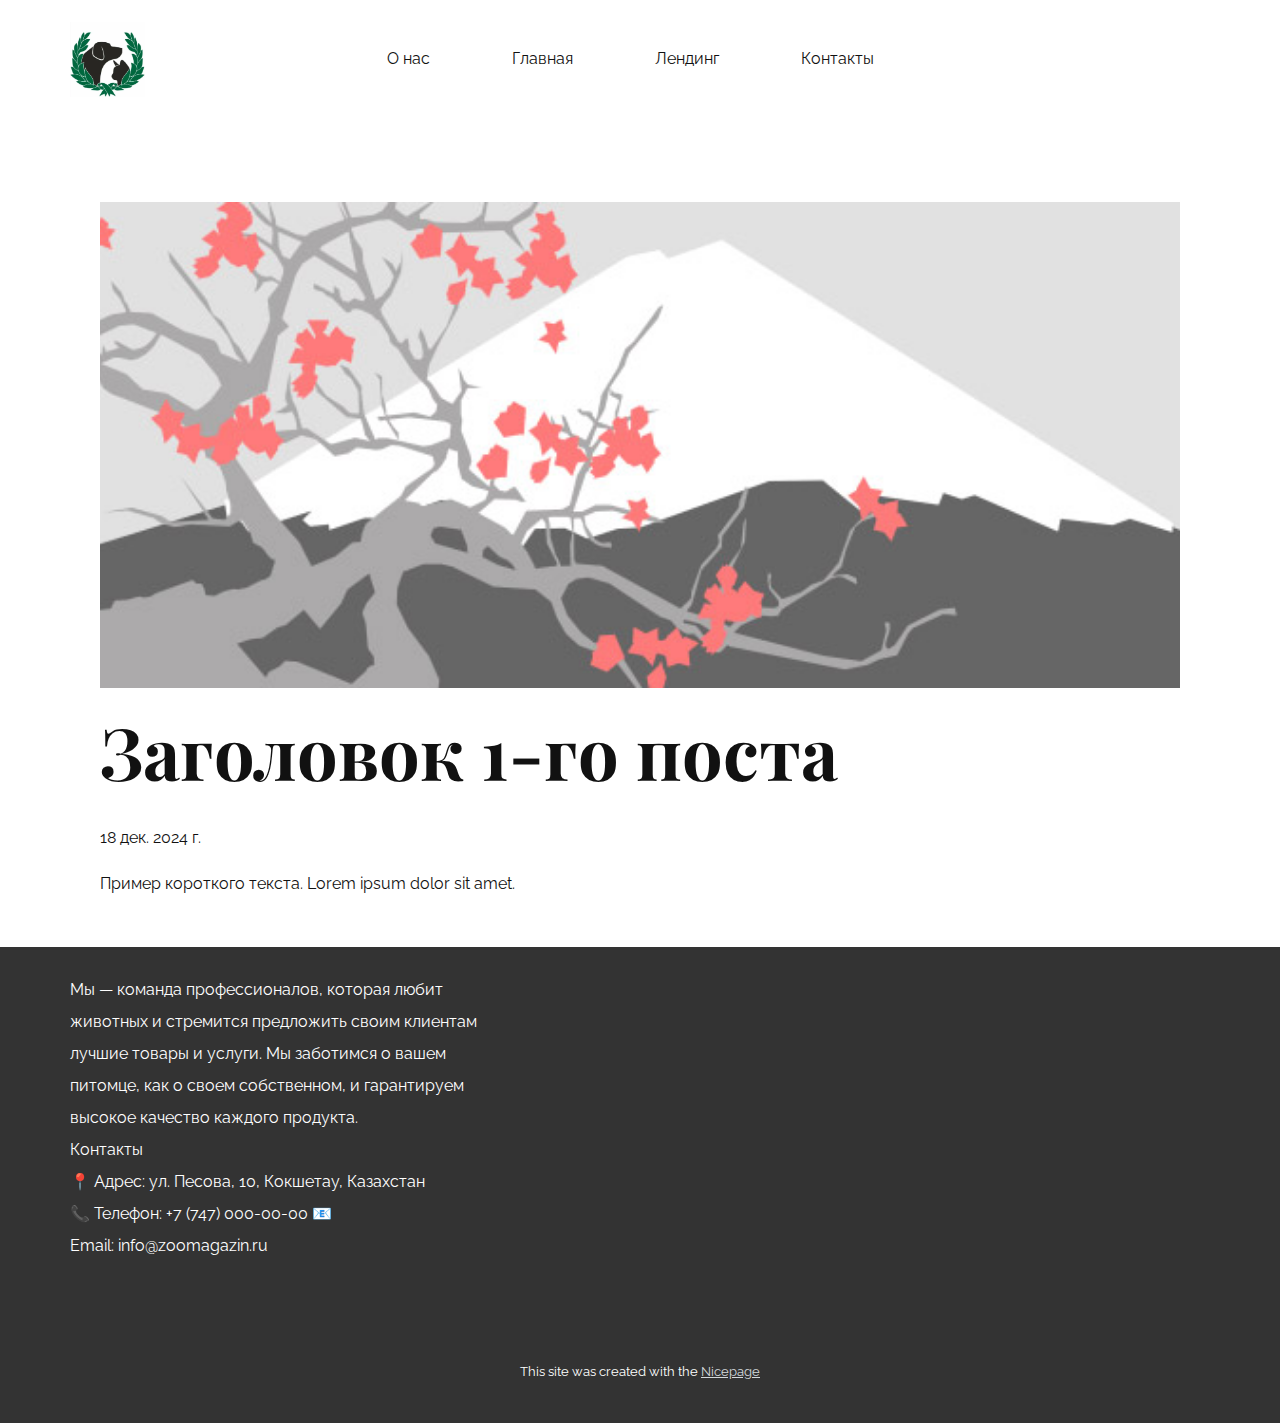
<file: blog/пост.html>
<!DOCTYPE html>
<html style="font-size: 16px;" lang="ru"><head>
    <meta name="viewport" content="width=device-width, initial-scale=1.0">
    <meta charset="utf-8">
    <meta name="keywords" content="Заголовок 1-го поста">
    <meta name="description" content="">
    <title>Заголовок 1-го поста</title>
    <link rel="stylesheet" href="../nicepage.css" media="screen">
<link rel="stylesheet" href="../Post-Template.css" media="screen">
    <script class="u-script" type="text/javascript" src="../jquery.js" defer=""></script>
    <script class="u-script" type="text/javascript" src="../nicepage.js" defer=""></script>
    <meta name="generator" content="Nicepage 7.1.0, nicepage.com">
    <link id="u-theme-google-font" rel="stylesheet" href="https://fonts.googleapis.com/css?family=Playfair+Display:400,400i,500,500i,600,600i,700,700i,800,800i,900,900i|Raleway:100,100i,200,200i,300,300i,400,400i,500,500i,600,600i,700,700i,800,800i,900,900i">
    <link id="u-page-google-font" rel="stylesheet" href="https://fonts.googleapis.com/css?family=Playfair+Display:400,400i,500,500i,600,600i,700,700i,800,800i,900,900i">
    
    
    
    <script type="application/ld+json">{
		"@context": "http://schema.org",
		"@type": "Organization",
		"name": "",
		"logo": "images/i4.webp"
}</script>
    <meta name="theme-color" content="#d4d9dc">
  <meta data-intl-tel-input-cdn-path="intlTelInput/"></head>
  <body data-path-to-root="./" data-include-products="false" class="u-body u-xl-mode" data-lang="ru"><header class="u-clearfix u-header u-header" id="sec-636f"><div class="u-clearfix u-sheet u-sheet-1">
        <a href="#" class="u-image u-logo u-image-1" data-image-width="945" data-image-height="945">
          <img src="../images/i4.webp" class="u-logo-image u-logo-image-1">
        </a>
        <nav class="u-menu u-menu-one-level u-offcanvas u-menu-1">
          <div class="menu-collapse" style="font-size: 1rem; letter-spacing: 0px;">
            <a class="u-button-style u-custom-left-right-menu-spacing u-custom-padding-bottom u-custom-top-bottom-menu-spacing u-hamburger-link u-nav-link u-text-active-palette-1-base u-text-hover-palette-2-base" href="#">
              <svg class="u-svg-link" viewBox="0 0 24 24"><use xlink:href="#menu-hamburger"></use></svg>
              <svg class="u-svg-content" version="1.1" id="menu-hamburger" viewBox="0 0 16 16" x="0px" y="0px" xmlns:xlink="http://www.w3.org/1999/xlink" xmlns="http://www.w3.org/2000/svg"><g><rect y="1" width="16" height="2"></rect><rect y="7" width="16" height="2"></rect><rect y="13" width="16" height="2"></rect>
</g></svg>
            </a>
          </div>
          <div class="u-nav-container">
            <ul class="u-nav u-unstyled u-nav-1"><li class="u-nav-item"><a class="u-button-style u-nav-link u-text-active-palette-1-base u-text-hover-palette-2-base" href="../О-нас.html" style="padding: 10px 41px;">О нас</a>
</li><li class="u-nav-item"><a class="u-button-style u-nav-link u-text-active-palette-1-base u-text-hover-palette-2-base" href="../" style="padding: 10px 41px;">Главная</a>
</li><li class="u-nav-item"><a class="u-button-style u-nav-link u-text-active-palette-1-base u-text-hover-palette-2-base" href="../Лендинг.html" style="padding: 10px 41px;">Лендинг</a>
</li><li class="u-nav-item"><a class="u-button-style u-nav-link u-text-active-palette-1-base u-text-hover-palette-2-base" href="../Контакты.html" style="padding: 10px 40px 10px 41px;">Контакты</a>
</li></ul>
          </div>
          <div class="u-nav-container-collapse">
            <div class="u-black u-container-style u-inner-container-layout u-opacity u-opacity-95 u-sidenav">
              <div class="u-inner-container-layout u-sidenav-overflow">
                <div class="u-menu-close"></div>
                <ul class="u-align-center u-nav u-popupmenu-items u-unstyled u-nav-2"><li class="u-nav-item"><a class="u-button-style u-nav-link" href="../О-нас.html">О нас</a>
</li><li class="u-nav-item"><a class="u-button-style u-nav-link" href="../">Главная</a>
</li><li class="u-nav-item"><a class="u-button-style u-nav-link" href="../Лендинг.html">Лендинг</a>
</li><li class="u-nav-item"><a class="u-button-style u-nav-link" href="../Контакты.html">Контакты</a>
</li></ul>
              </div>
            </div>
            <div class="u-black u-menu-overlay u-opacity u-opacity-70"></div>
          </div>
        </nav>
      </div></header>
    <section class="u-align-center u-clearfix u-section-1" id="sec-27f4">
      <div class="u-clearfix u-sheet u-valign-middle-md u-valign-middle-sm u-valign-middle-xs u-sheet-1"><!--post_details--><!--post_details_options_json--><!--{"source":""}--><!--/post_details_options_json--><!--blog_post-->
        <div class="u-container-style u-expanded-width u-post-details u-post-details-1">
          <div class="u-container-layout u-valign-middle u-container-layout-1"><!--blog_post_image-->
            <img alt="" class="u-blog-control u-expanded-width u-image u-image-default u-image-1" src="../images/0fd3416c.jpeg"><!--/blog_post_image--><!--blog_post_header-->
            <h2 class="u-blog-control u-text u-text-1">Заголовок 1-го поста</h2><!--/blog_post_header--><!--blog_post_metadata-->
            <div class="u-blog-control u-metadata u-metadata-1"><!--blog_post_metadata_date-->
              <span class="u-meta-date u-meta-icon">18 дек. 2024 г.</span><!--/blog_post_metadata_date--><!--blog_post_metadata_category-->
              <!--/blog_post_metadata_category--><!--blog_post_metadata_comments-->
              <!--/blog_post_metadata_comments-->
            </div><!--/blog_post_metadata--><!--blog_post_content-->
            <div class="u-align-justify u-blog-control u-post-content u-text u-text-2 fr-view">
  <p>Пример короткого текста. Lorem ipsum dolor sit amet.</p>
  </div><!--/blog_post_content-->
          </div>
        </div><!--/blog_post--><!--/post_details-->
      </div>
    </section>
    
    
    
    <footer class="u-align-center u-clearfix u-footer u-grey-80 u-footer" id="sec-ede8"><div class="u-clearfix u-sheet u-sheet-1">
        <p class="u-align-left u-text u-text-1">Мы — команда профессионалов, которая любит животных и стремится предложить своим клиентам лучшие товары и услуги. Мы заботимся о вашем питомце, как о своем собственном, и гарантируем высокое качество каждого продукта.&nbsp;<br>Контакты&nbsp;<br>📍 Адрес: ул. Песова, 10, Кокшетау, Казахстан&nbsp;<br>📞 Телефон: +7 (747) 000-00-00 📧&nbsp;<br>Email: info@zoomagazin.ru
        </p>
      </div></footer>
    <section class="u-backlink u-clearfix u-grey-80">
      <p class="u-text">
        <span>This site was created with the </span>
        <a class="u-link" href="https://nicepage.com/" target="_blank" rel="nofollow">
          <span>Nicepage</span>
        </a>
      </p>
    </section>
  
</body></html>
</file>
